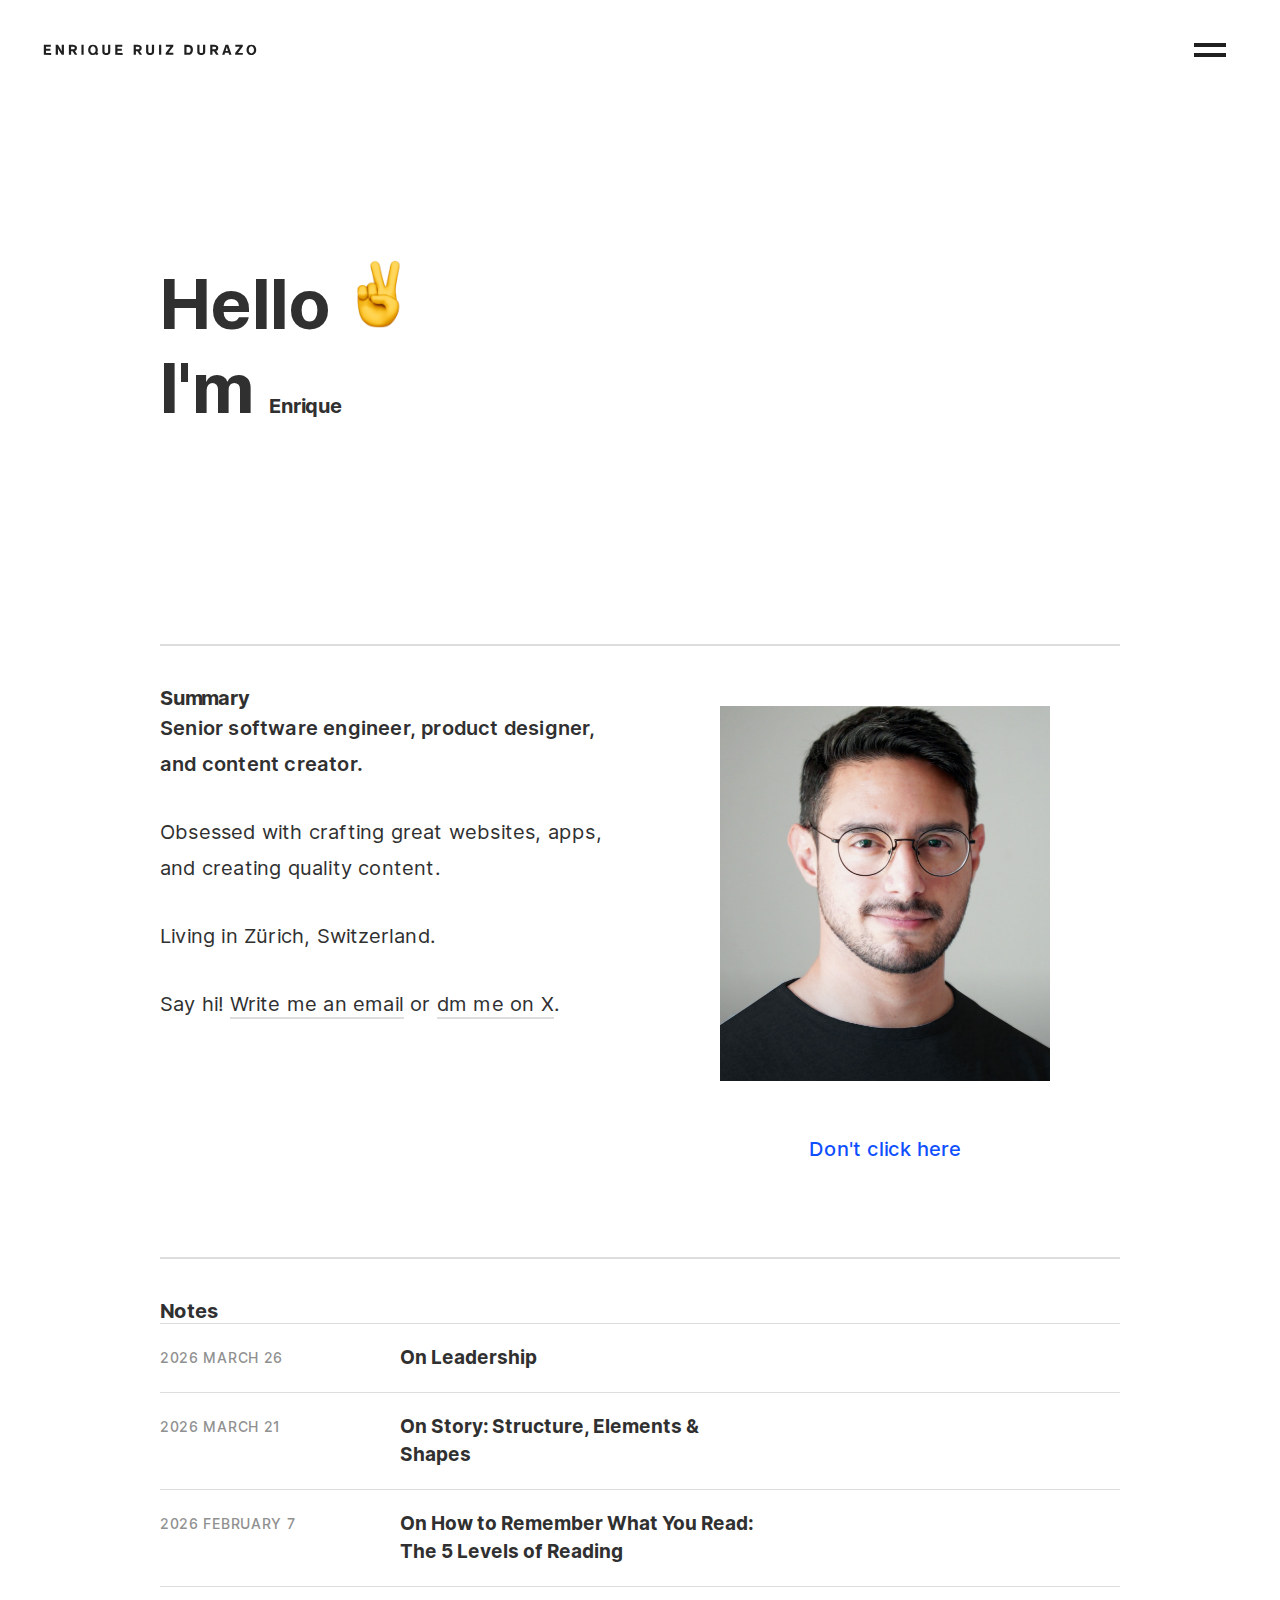
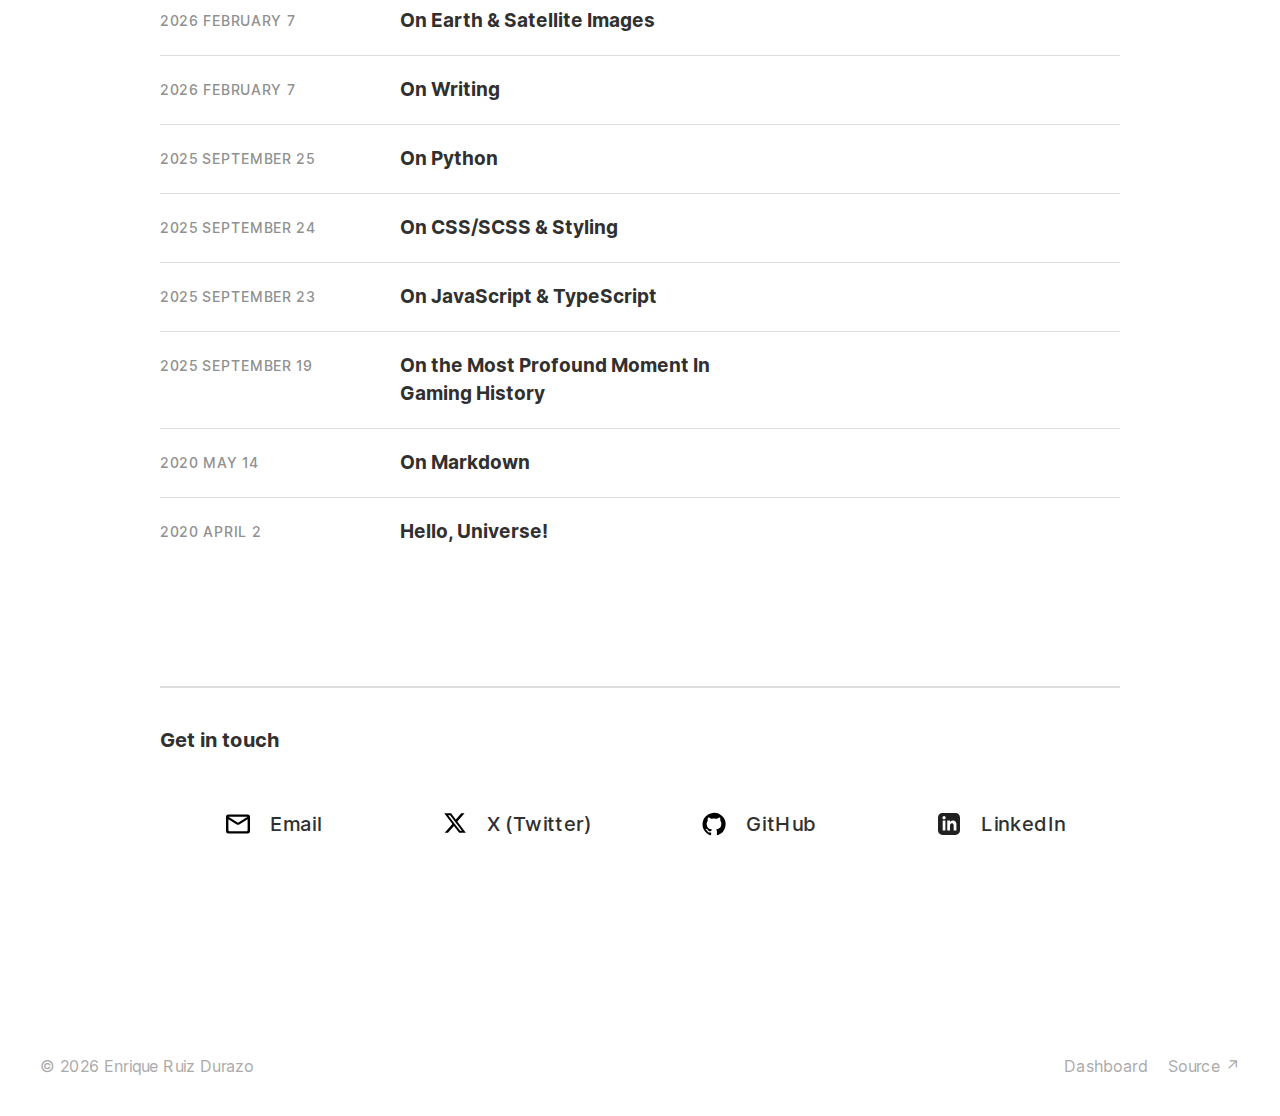
<file: index.html>
<!DOCTYPE html>

<html lang="en" dir="ltr" prefix="og: http://ogp.me/ns#">
  <head>
    <meta charset="utf-8" />
    <meta name="viewport" content="width=device-width, initial-scale=1" />

    <title>Enrique Ruiz Durazo — Software Engineer / Designer</title>
    <meta
      name="description"
      content="Software Engineer / Designer. Making things using code and design."
    />

    <link
      rel="apple-touch-icon"
      sizes="180x180"
      href="/assets/images/apple-touch-icon.png"
    />
    <link
      rel="icon"
      type="image/png"
      sizes="32x32"
      href="/assets/images/favicon-32x32.png"
    />
    <link
      rel="icon"
      type="image/png"
      sizes="16x16"
      href="/assets/images/favicon-16x16.png"
    />
    <link rel="mask-icon" href="/assets/images/favicon.svg" color="#202020" />
    <meta name="theme-color" content="#ffffff" />

    <meta name="twitter:card" content="summary" />
    <meta name="twitter:site" content="@ruizdurazo" />
    <meta name="twitter:title" content="Enrique Ruiz Durazo" />
    <meta
      name="twitter:description"
      content="Software Engineer / Designer. Making things using code and design."
    />
    <meta
      name="twitter:image"
      content="https://ruizdurazo.com/assets/images/card.png"
    />

    <meta property="og:url" content="https://ruizdurazo.com/" />
    <meta property="og:title" content="Enrique Ruiz Durazo" />
    <meta
      property="og:description"
      content="Software Engineer / Designer. Making things using code and design."
    />
    <meta
      property="og:image"
      content="https://ruizdurazo.com/assets/images/card.png"
    />

    <link rel="stylesheet" href="/css/styles.css" />
    <link rel="stylesheet" href="/css/styles-home.css" />
    <script type="application/ld+json">
      {
        "@context": "http://schema.org",
        "@type": "Person",
        "name": "Enrique Ruiz Durazo",
        "url": "https://ruizdurazo.com",
        "email": "enrique@ruizdurazo.com",
        "sameAs": ["https://x.com/ruizdurazo", "https://github.com/ruizdurazo"]
      }
    </script>
    <script
      async
      src="https://www.googletagmanager.com/gtag/js?id=G-LT28T7BZ5K"
    ></script>
    <script>
      window.dataLayer = window.dataLayer || [];
      function gtag() {
        dataLayer.push(arguments);
      }
      gtag("js", new Date());

      gtag("config", "G-LT28T7BZ5K");
    </script>
  </head>

  <body>
    <div id="site" class="site">
      <!-- Navbar -->
      <nav id="navbar" class="navbar">
        <div class="navbar--elements">
          <div id="logo" class="logo">
            <a href="/">
              <img
                id="logo-svg"
                src="/assets/images/logo-ruizdurazo.svg"
                alt="Enrique Ruiz Durazo"
                draggable="false"
                width="300"
                height="30"
              />
            </a>
          </div>
          <div class="menu" id="menu">
            <button id="menu-button">
              <img
                id="menu-svg"
                src="/assets/images/icon-menu.svg"
                alt="Menu"
                draggable="false"
                width="60"
                height="60"
              />
            </button>
          </div>
        </div>
        <div id="menu-overlay"></div>
      </nav>

      <!-- Content -->
      <div id="content" class="content">
        <!-- Section - Hero -->
        <section id="hero" class="hero">
          <div>
            <h1>
              <span>Hello</span>
              <img
                src="/assets/images/hello2.png"
                id="hello"
                draggable="false"
                alt="Hello"
                width="160"
                height="160"
              />
              <br />
              <span id="slideshow-anim">I'm <u>Enrique</u></span>
            </h1>
          </div>
        </section>

        <!-- Section - Highlights -->
        <!-- <section class="highlights" id="highlights" style="display: none;"> -->
        <!-- <hr class="sep" />
          <h2 class="section--title">Highlights</h2>
          <div class="cards">
            <div class="card" id="one">
              <a href="#">
                <img src="/assets/images/1.jpg" alt="" />
                <span>Figure-<br />1</span>
              </a>
            </div>
            <div class="card" id="two">
              <a href="#">
                <img src="/assets/images/2.jpg" alt="" />
                <span>2</span>
              </a>
            </div>
            <div class="card" id="three">
              <a href="#">
                <img src="/assets/images/3.jpg" alt="" />
                <span>3</span>
              </a>
            </div>
          </div> -->
        <!-- </section> -->

        <!-- Section - Summary -->
        <section id="summary-section" class="summary-section">
          <hr class="sep" />
          <div class="summary">
            <!-- Summary Text -->
            <div class="summary__text">
              <h2 class="section--title">Summary</h2>
              <p class="bold">
                Senior software engineer, product designer, and content creator.
              </p>
              <p>
                Obsessed with crafting great websites, apps, and creating
                quality content.
              </p>
              <!-- <p>
                Senior software engineer and product designer at <a href="https://tend.ch" target="_blank" rel="noopener noreferrer" class="link">Tend</a>. Freelance designer and content creator elsewhere.
              </p> -->
              <p>Living in Zürich, Switzerland.</p>
              <p>
                Say hi!
                <a
                  href="mailto:enrique@ruizdurazo.com"
                  target="_blank"
                  rel="noopener noreferrer"
                  class="link"
                  >Write me an email</a
                >
                or
                <a
                  href="https://x.com/ruizdurazo"
                  target="_blank"
                  rel="noopener noreferrer"
                  class="link"
                  >dm me on X</a
                >.
              </p>
            </div>

            <!-- Profile Image -->
            <div class="summary__image">
              <div class="image-wrapper">
                <img
                  src="/assets/images/enrique.jpg"
                  draggable="false"
                  alt=""
                  width="330"
                  height="370"
                />
              </div>
              <button id="learn-more" class="learn-more">
                Don't click here
              </button>
            </div>
          </div>
        </section>

        <!-- Section - Notes -->
        <section id="notes-section" class="notes-section">
          <hr class="sep" />
          <h2 class="section--title">Notes</h2>
          <div id="notes" class="notes">
            <!-- <article class="note">
              <hr class="sep sep-note" />
              <a href="#" class="note-thumbnail">
                <img alt="" />
                <div class="date-title-desc">
                  <small class="date">YYYY MONTH DD</small>
                  <div class="title-desc">
                    <span class="title">Title</span>
                    <span class="description">Description.</span>
                  </div>
                </div>
              </a>
            </article>
            <article class="note">
              <hr class="sep sep-note" />
              <a href="#" class="note-thumbnail">
                <img alt="" />
                <div class="date-title-desc">
                  <small class="date">YYYY MONTH DD</small>
                  <div class="title-desc">
                    <span class="title">A Long Ass Title to See How it Looks</span>
                    <span class="description">A very long description that is totally unnecessary, but hey, here you have it.</span>
                  </div>
                </div>
              </a>
            </article>
            <article class="note">
              <hr class="sep sep-note" />
              <a href="#" class="note-default">
                <div class="date-title-desc">
                  <small class="date">YYYY MONTH DD</small>
                  <div class="title-desc">
                    <span class="title">Title</span>
                  </div>
                </div>
              </a>
            </article> -->
          </div>
        </section>

        <!-- Section - Contact -->
        <section id="contact-section" class="contact-section">
          <hr class="sep" />
          <h2 class="section--title">Get in touch</h2>
          <div class="social-media">
            <ul class="social-media-links">
              <li>
                <button id="mail">
                  <img
                    src="/assets/images/icon-mail.svg"
                    alt="Email"
                    draggable="false"
                    width="32"
                    height="32"
                  />
                  <span>Email</span>
                </button>
              </li>
              <li>
                <a
                  id="x"
                  href="https://x.com/ruizdurazo"
                  target="_blank"
                  rel="noopener noreferrer"
                >
                  <img
                    src="/assets/images/icon-x.svg"
                    alt="X (Twitter)"
                    draggable="false"
                    width="32"
                    height="32"
                  />
                  <span>X (Twitter)</span>
                </a>
              </li>
              <li>
                <a
                  id="github"
                  href="https://github.com/ruizdurazo"
                  target="_blank"
                  rel="noopener noreferrer"
                >
                  <img
                    src="/assets/images/icon-github.svg"
                    alt="GitHub"
                    draggable="false"
                    width="32"
                    height="32"
                  />
                  <span>GitHub</span>
                </a>
              </li>
              <li>
                <a id="lol" href="/lol">
                  <img
                    src="/assets/images/icon-lol.svg"
                    alt="LinkedIn"
                    draggable="false"
                    width="32"
                    height="32"
                  />
                  <span>LinkedIn</span>
                </a>
              </li>
            </ul>
          </div>
        </section>
      </div>

      <!-- Footer -->
      <footer id="footer" class="footer">
        <span id="copyright">© Enrique Ruiz Durazo</span>
        <div class="footer-links">
          <a href="/dashboard">Dashboard</a>
          <a
            id="source"
            href="https://github.com/ruizdurazo/ruizdurazo"
            target="_blank"
            rel="noopener noreferrer"
            >Source &nearr;</a
          >
        </div>
      </footer>
    </div>

    <!-- Scripts -->
    <script src="/js/navbar.js"></script>
    <script src="/js/notes.js"></script>
    <!-- Notes parsing -->
    <script>
      // Date format options
      const date_options = {
        year: "numeric",
        month: "long",
        day: "numeric",
      };

      notes
        .sort((a, b) => (a.date > b.date ? 1 : b.date > a.date ? -1 : 0))
        .reverse();

      if (notes) {
        // Add placeholder content awaiting note data?

        // document.getElementById('notes-section').setAttribute('style', 'display: auto;')
        // document.getElementById('notes-section').innerHTML +=
        //   '<hr class="sep" />' +
        //   '<h2>Notes</h2>' +
        //   '<div id="notes" class="notes">' +
        //   <!-- <div class="note">
        //   <hr class="sep sep-note">
        //   <a href="#" class="media-post">
        //     <img src="/assets/images/name.jpg" alt="">
        //     <small class="date">DATE</small>
        //     <div class="text">
        //       <span class="title">Title</span>
        //       <span class="description">Description.</span>
        //     </div>
        //   </a>
        // </div> -->
        //   <!-- <div class="note">
        //   <hr class="sep sep-note">
        //   <a href="#" class="text-post">
        //     <small class="date">DATE</small>
        //     <div class="text">
        //       <span class="title">Title</span>
        //     </div>
        //   </a>
        // </div> -->
        // '</div>' +

        notes.forEach((note) => {
          // Create html elements for notes
          // Either: 1) normal text post or 2) media post with thumbnail image
          if (note.thumbnail) {
            // Media post
            document.getElementById("notes").innerHTML +=
              '<article class="note" id="' +
              note.folder +
              '">' +
              // '<hr class="sep sep-note">' +
              '<a href="/notes/' +
              note.folder +
              '" class="media-post">' +
              // '<img src="/note/' + note + '/assets/images/' + note.image + '" alt="' + note.image_alt + '">' +
              '<img src="' +
              note.thumbnailImage +
              '" alt="' +
              note.thumbnailImageAlt +
              '">' +
              // '<hr class="sep sep-note">' +
              '<small class="date">' +
              new Date(note.date).getFullYear() +
              " " +
              new Intl.DateTimeFormat("en-US", { month: "long" })
                .format(new Date(note.date))
                .toUpperCase() +
              " " +
              new Date(note.date).getDate() +
              " " +
              "</small>" +
              '<div class="text">' +
              '<span class="title">' +
              note.title +
              "</span>" +
              '<span class="description">' +
              note.description +
              "</span>" +
              "</div>" +
              "</a>" +
              "</article>";
          } else {
            // Text post
            document.getElementById("notes").innerHTML +=
              '<article class="note" id="' +
              note.folder +
              '">' +
              '<hr class="sep-note">' +
              '<a href="/notes/' +
              note.folder +
              '" class="note-default">' +
              '<div class="date-title-desc">' +
              '<small class="date">' +
              new Date(note.date).getFullYear() +
              " " +
              new Intl.DateTimeFormat("en-US", { month: "long" })
                .format(new Date(note.date))
                .toUpperCase() +
              " " +
              new Date(note.date).getDate() +
              " " +
              "</small>" +
              '<div class="title-desc">' +
              '<span class="title">' +
              note.title +
              "</span>" +
              "</div>" +
              "</div>" +
              "</a>" +
              "</article>";
          }
        });
      }
    </script>
    <!-- Email bubble -->
    <script>
      const mailBtn = document.getElementById("mail");
      let bubble = null;
      const bubbleText = "enrique" + "@" + "ruizdurazo.com";

      // Create and show bubble on hover
      mailBtn.addEventListener("mouseenter", () => {
        bubble = document.createElement("div");
        bubble.className = "email-bubble";
        bubble.textContent = bubbleText;
        mailBtn.appendChild(bubble);
      });

      // Remove bubble when mouse leaves
      mailBtn.addEventListener("mouseleave", () => {
        if (bubble) {
          bubble.remove();
          bubble = null;
        }
      });

      // Copy email and update bubble text on click
      mailBtn.addEventListener("click", async () => {
        try {
          await navigator.clipboard.writeText(bubbleText);
          if (bubble) {
            bubble.textContent = "Copied!";
            setTimeout(() => {
              if (bubble) {
                bubble.textContent = bubbleText;
              }
            }, 1000);
          }
        } catch (err) {
          console.error("Failed to copy email:", err);
        }
      });
    </script>
    <!-- Home page: footer + words animation + slides -->
    <script>
      //
      // https://raw.githubusercontent.com/ruizdurazo/ruizdurazo/master/
      //

      //
      // Footer
      //

      var yyyy = new Date();
      document.getElementById("copyright").innerHTML =
        "© " + yyyy.getFullYear() + " Enrique Ruiz Durazo";

      //
      // Words animation
      //

      // List of strings to cycle through
      const words = [
        "I'm <u>Enrique</u>",
        "I write <u>code</u>",
        "I <u>design</u> stuff",
        "I create <u>content</u>",
      ];

      // Get location to render
      const word_element = document.getElementById("slideshow-anim");

      // Animation settings
      let anim_delay = 3500; // ms
      let anim_duration = 500; // ms
      let num = 0; // counter

      // Animation function
      document.addEventListener("DOMContentLoaded", function (event) {
        setInterval(() => {
          num++;
          // add outro class to current word
          word_element.classList.add("fade-out");
          // replace innerhtml of word, add intro class to new word
          setTimeout(() => {
            word_element.classList.remove("fade-out");
            word_element.innerHTML = words[num % words.length];
            word_element.classList.add("fade-in");
          }, anim_duration);
          word_element.classList.remove("fade-in");
        }, anim_delay);
      });

      //
      // Profile Image
      //

      document.addEventListener("DOMContentLoaded", () => {
        const wrapper = document.querySelector(".image-wrapper");
        const image = wrapper.querySelector("img");

        // Variables for rotation
        const maxRotation = 10; // Maximum rotation in degrees

        wrapper.addEventListener("mousemove", (e) => {
          if (!wrapper || !image) return;

          // Get the dimensions and position of the wrapper
          const rect = wrapper.getBoundingClientRect();

          // Calculate mouse position relative to the center of the wrapper
          const centerX = rect.left + rect.width / 2;
          const centerY = rect.top + rect.height / 2;

          // Calculate rotation based on mouse distance from center
          const rotateY =
            ((e.clientX - centerX) / (rect.width / 2)) * maxRotation;
          const rotateX =
            -((e.clientY - centerY) / (rect.height / 2)) * maxRotation;

          // Apply the transformation
          image.style.transform = `rotateX(${rotateX}deg) rotateY(${rotateY}deg)`;
        });

        // Reset the image position when mouse leaves
        wrapper.addEventListener("mouseleave", () => {
          image.style.transform = "rotateX(0) rotateY(0)";
        });

        // Optional: Smooth transition when mouse enters
        wrapper.addEventListener("mouseenter", (e) => {
          image.style.transition = "transform 0.2s ease-out";
        });
      });

      //
      // Slides
      //

      const body = document.body;

      const learnMore = [
        {
          text: `
              <p>Enrique</p>
              <p>(EN-RI-KEH)</p>
            `,
          bgColor: "blue",
        }, // if 'color' then set style attrs (bg, text, fills)
        {
          text: `
              <p>Engineer</p>
              <p>Designer</p>
              <p>Creator</p>
            `,
          bgColor: "white",
        },
        {
          text: `
              <p>
                Living in
                <a
                  href="https://www.google.com/maps/place/Z%C3%BCrich/"
                  target="_blank"
                  >Zürich</a
                >
              </p>
            `,
          bgColor: "blue",
        },
        {
          text: `
              <p>
                From
                <a
                  href="https://www.google.com/maps/place/Sonora,+Mexico/"
                  target="_blank"
                  >Sonora</a
                >
              </p>
            `,
          bgColor: "gold",
        },
        {
          text: `
              <p>A bit quiet</p>
              <p>A lot nerdy</p>
            `,
          bgColor: "white",
        },
        {
          text: `
              <p>Tech</p>
              <p>Design</p>
              <p>Real estate</p>
              <p>Housing</p>
              <p>Cities</p>
            `,
          bgColor: "black",
        },
        {
          text: `
              <p>JavaScript</p>
              <p>Python</p>
              <p>Figma</p>
              <p>DaVinci Resolve</p>
              <p>Capture One</p>
            `,
          bgColor: "blue",
        },
        {
          text: `
              <p>Black coffee</p>
              <p>Black clothing</p>
            `,
          bgColor: "black",
        },
        {
          text: `
            <p>Hate mornings</p>
            <p>Love sunsets</p>
            `,
          bgColor: "sunset",
        },
        {
          text: `
            <p>English</p>
            <p>German</p>
            <p>Spanish</p>
            `,
          bgColor: "white",
        },
        {
          text: `
              <p>
                <a
                  href="https://en.wikipedia.org/wiki/Big_Five_personality_traits"
                  target="_blank"
                  >Big</a
                >
                <a
                  href="https://projects.fivethirtyeight.com/personality-quiz/"
                  target="_blank"
                  >Five</a
                >
              </p>
              <p title="Openness">O ~85% •••••••••-</p>
              <p title="Conscientiousness">C ~70% •••••••---</p>
              <p title="Extroversion">E ~25% •••-------</p>
              <p title="Agreeableness">A ~50% •••••-----</p>
              <p title="Neuroticism">N ~15% ••--------</p>
            `,
          bgColor: "blue",
        },
        {
          text: `
              <p>
                <a
                  href="https://www.enneagraminstitute.com/type-5"
                  target="_blank"
                >
                  Enneagram
                </a>
              </p>
              <p title="Type One: Reformer">1 ~60% ••••••----</p>
              <p title="Type Two: Helper">2 ~45% •••••-----</p>
              <p title="Type Three: Achiever">3 ~45% •••••-----</p>
              <p title="Type Four: Individualist">4 ~80% ••••••••--</p>
              <p title="Type Five: Investigator">5 ~99% ••••••••••</p>
              <p title="Type Six: Loyalist">6 ~55% ••••••----</p>
              <p title="Type Seven: Enthusiast">7 ~55% ••••••----</p>
              <p title="Type Eight: Challenger">8 ~80% ••••••••--</p>
              <p title="Type Nine: Peacemaker">9 ~70% •••••••---</p>
            `,
          bgColor: "blue",
        },
        {
          text: `
              <p>
                <a
                  href="https://www.16personalities.com/intj-personality"
                  target="_blank"
                  >16 personalities</a
                >
              </p>
              <p title="Introverted">I ~80% ••••••••--</p>
              <p title="Intuitive">N ~50% •••••-----</p>
              <p title="Thinking">T ~50% •••••-----</p>
              <p title="Judging">J ~50% •••••-----</p>
              <p title="Assertive">A ~90% •••••••••-</p>
            `,
          bgColor: "blue",
        },
        {
          text: `
              <p>
                <a href="mailto:enrique@ruizdurazo.com" target="_blank"
                  >Email</a
                >
              </p>
              <p>
                <a href="https://x.com/ruizdurazo" target="_blank"
                  >X (Twitter)</a
                >
              </p>
              <p>
                <a href="https://github.com/ruizdurazo" target="_blank"
                  >GitHub</a
                >
              </p>
              <p>
                <a href="/lol"
                  >LinkedIn</a
                >
              </p>
            `,
          bgColor: "white",
        },
        {
          text: `
            <p>omg you clicked the button!</p>
            `,
          bgColor: "black",
        },
      ];

      // Slideshow helpers
      let slideNo = 0;
      let colorBg = "var(--blue)";
      let isSlideshowOpen = false;

      const resetBg = () => {
        document.getElementById("more--fg").style.background = colorBg;
        document.getElementById("more--fg").style.opacity = "1";
        setTimeout(() => {
          document.getElementById("more--bg").style.background = colorBg;
          document.getElementById("more--fg").style.transition = "none";
          document.getElementById("more--fg").style.opacity = "0";
          document.getElementById("more--fg").style.transition = "opacity 0.3s";
        }, 300);
      };

      const updateSlides = () => {
        if (learnMore[slideNo].bgColor === "blue") {
          colorBg = "var(--blue)";
          resetBg();
          document
            .getElementById("more--logo")
            .children[0].children[0].setAttribute("fill", "#fff");
          document
            .getElementById("more--close")
            .children[0].setAttribute("fill", "#fff");
          document
            .getElementById("more--back")
            .children[0].setAttribute("fill", "#fff");
          document
            .getElementById("more--next")
            .children[0].setAttribute("fill", "#fff");
          document.getElementById("more--count").style.color = "#fff";
          document.getElementById("more--text").innerHTML =
            learnMore[slideNo].text;
          let children = document.getElementById("more--text").children;
          for (let i = 0; i < children.length; i++) {
            children[i].style.color = "#fff";
          }
        } else if (learnMore[slideNo].bgColor === "white") {
          colorBg = "#fff";
          resetBg();
          document
            .getElementById("more--logo")
            .children[0].children[0].setAttribute("fill", "var(--black)");
          document
            .getElementById("more--close")
            .children[0].setAttribute("fill", "var(--black)");
          document
            .getElementById("more--back")
            .children[0].setAttribute("fill", "var(--black)");
          document
            .getElementById("more--next")
            .children[0].setAttribute("fill", "var(--black)");
          document.getElementById("more--count").style.color = "var(--black)";
          document.getElementById("more--text").innerHTML =
            learnMore[slideNo].text;
          let children = document.getElementById("more--text").children;
          for (let i = 0; i < children.length; i++) {
            children[i].style.color = "var(--black)";
          }
        } else if (learnMore[slideNo].bgColor === "black") {
          colorBg = "#000";
          resetBg();
          document
            .getElementById("more--logo")
            .children[0].children[0].setAttribute("fill", "#fff");
          document
            .getElementById("more--close")
            .children[0].setAttribute("fill", "#fff");
          document
            .getElementById("more--back")
            .children[0].setAttribute("fill", "#fff");
          document
            .getElementById("more--next")
            .children[0].setAttribute("fill", "#fff");
          document.getElementById("more--count").style.color = "#fff";
          document.getElementById("more--text").innerHTML =
            learnMore[slideNo].text;
          let children = document.getElementById("more--text").children;
          for (let i = 0; i < children.length; i++) {
            children[i].style.color = "#fff";
          }
        } else if (learnMore[slideNo].bgColor === "gold") {
          colorBg = "linear-gradient(180deg, #FF9C08 40%, #F7F03F 65%)";
          resetBg();
          document
            .getElementById("more--logo")
            .children[0].children[0].setAttribute("fill", "#fff");
          document
            .getElementById("more--close")
            .children[0].setAttribute("fill", "#fff");
          document
            .getElementById("more--back")
            .children[0].setAttribute("fill", "#fff");
          document
            .getElementById("more--next")
            .children[0].setAttribute("fill", "#fff");
          document.getElementById("more--count").style.color = "#fff";
          document.getElementById("more--text").innerHTML =
            learnMore[slideNo].text;
          let children = document.getElementById("more--text").children;
          for (let i = 0; i < children.length; i++) {
            children[i].style.color = "#fff";
          }
        } else if (learnMore[slideNo].bgColor === "sunset") {
          colorBg =
            "linear-gradient(180deg, #046CE6 40%, #E16B87 55%, #FDDB64 65%)";
          resetBg();
          document
            .getElementById("more--logo")
            .children[0].children[0].setAttribute("fill", "#fff");
          document
            .getElementById("more--close")
            .children[0].setAttribute("fill", "#fff");
          document
            .getElementById("more--back")
            .children[0].setAttribute("fill", "#fff");
          document
            .getElementById("more--next")
            .children[0].setAttribute("fill", "#fff");
          document.getElementById("more--count").style.color = "#fff";
          document.getElementById("more--text").innerHTML =
            learnMore[slideNo].text;
          let children = document.getElementById("more--text").children;
          for (let i = 0; i < children.length; i++) {
            children[i].style.color = "#fff";
          }
        }
        document.getElementById("more--count").innerHTML =
          slideNo + 1 + '<span id="more--slash">/</span>' + learnMore.length;
      };

      // back
      const back = () => {
        document.getElementById("more--back").blur();
        //
        slideNo -= 1;
        if (slideNo < 0) {
          slideNo = learnMore.length - 1;
        }
        updateSlides();
      };

      // next
      const next = () => {
        document.getElementById("more--next").blur();
        //
        slideNo += 1;
        if (slideNo >= learnMore.length) {
          slideNo = 0;
        }
        updateSlides();
      };

      // keystrokes
      document.addEventListener(
        "keydown",
        (event) => {
          if (event.key === "ArrowLeft") {
            // left
            if (isSlideshowOpen) {
              back();
            }
          } else if (event.key === "ArrowRight") {
            // right
            if (isSlideshowOpen) {
              next();
            }
          } else if (event.key === "Escape") {
            // escape
            if (document.getElementById("more--close")) {
              document.getElementById("more--close").click();
            }
          }
        },
        true
      );

      //
      // Click `Learn more`
      //

      // `Learn more` button
      document
        .getElementById("learn-more")
        .addEventListener("click", async (event) => {
          isSlideshowOpen = true;

          // moreBg
          let moreBgElement = document.createElement("div");
          moreBgElement.setAttribute("id", "more--bg");
          document.getElementById("hero").appendChild(moreBgElement);
          let moreBg = document.getElementById("more--bg");
          // moreFg
          let moreFgElement = document.createElement("div");
          moreFgElement.setAttribute("id", "more--fg");
          document.getElementById("more--bg").appendChild(moreFgElement);
          let moreFg = document.getElementById("more--fg");
          // more
          let moreElement = document.createElement("div");
          moreElement.setAttribute("id", "more");
          document.getElementById("hero").appendChild(moreElement);
          let more = document.getElementById("more");

          // Change button state
          document.getElementById("learn-more").blur();
          // Disable site overflow
          body.setAttribute("style", "overflow: hidden;");
          // Start growing circle animation
          moreBg.setAttribute(
            "style",
            "top: " +
              event.clientY +
              "px; left: " +
              event.clientX +
              "px; opacity: 1; max-height: 8000px; max-width: 8000px;"
          );
          // Wait for animation to finish
          setTimeout(() => {
            // Reset counter
            slideNo = 0;
            // Add content
            more.innerHTML += `
                <!-- Logo -->
                <nav class="more--navbar">
                <div class="more--navbar--elements">
                <div class="logo">
                <a id="more--logo" href="/">
                <svg width="300" height="30" viewBox="0 0 300 30" fill="none" xmlns="http://www.w3.org/2000/svg">
                <g fill="#ffffff">
                <path d="M5.21,21.63V8h9.56v2.66H8.23v2.66h5.9V16H8.23V19h7v2.67Z"/>
                <path d="M21.41,21.63V8h3.08l3.24,5.32c.32.53.65,1.08,1,1.66s.59,1,.76,1.35l.26.47h0q-.12-2.68-.12-4.26V8h3v13.6h-3l-3.21-5.24c-.23-.37-.52-.86-.86-1.47l-.85-1.55-.35-.64h0q.15,2.27.15,4.44v4.46Z"/>
                <path d="M39.37,21.63V8h5.12a9.37,9.37,0,0,1,3.24.42,4.25,4.25,0,0,1,1.94,1.49,4,4,0,0,1,.7,2.42,4,4,0,0,1-.77,2.5,3.91,3.91,0,0,1-2.12,1.35l3.38,5.42H47.44l-3-5.05h-2v5.05Zm3-7.6h2.37a3.78,3.78,0,0,0,2-.36,1.44,1.44,0,0,0,.63-1.31,1.47,1.47,0,0,0-.63-1.31,3.78,3.78,0,0,0-2-.36H42.39Z"/>
                <path d="M56.51,21.63V8h3v13.6Z"/>
                <path d="M66.46,18.5a8.22,8.22,0,0,1-.78-3.67,8.12,8.12,0,0,1,.8-3.67,5.93,5.93,0,0,1,2.3-2.48,7.27,7.27,0,0,1,7,0A5.84,5.84,0,0,1,78,11.16a8.12,8.12,0,0,1,.8,3.67,8.24,8.24,0,0,1-.77,3.69l1.68,1.55-2.23,2.14-1.38-1.44a6.68,6.68,0,0,1-3.87,1.11,6.75,6.75,0,0,1-3.54-.9A5.68,5.68,0,0,1,66.46,18.5Zm3.17-7a5.36,5.36,0,0,0-.93,3.35,5.27,5.27,0,0,0,.92,3.32,3.54,3.54,0,0,0,5.28,0,5.27,5.27,0,0,0,.92-3.32,5.34,5.34,0,0,0-.94-3.35,3.45,3.45,0,0,0-5.25,0Z"/>
                <path d="M85,16.09V8h3v8a9.94,9.94,0,0,0,.06,1.28,3.71,3.71,0,0,0,.21.81,2.11,2.11,0,0,0,2.17,1.13,2.15,2.15,0,0,0,2.21-1.13,2.67,2.67,0,0,0,.19-.73c0-.29,0-.74,0-1.36V8h3v8.06a13.12,13.12,0,0,1-.15,2.28,4.49,4.49,0,0,1-.54,1.46c-.77,1.36-2.36,2.05-4.77,2.05s-4-.69-4.75-2.05a4.8,4.8,0,0,1-.55-1.47A13,13,0,0,1,85,16.09Z"/>
                <path d="M102.63,21.63V8h9.56v2.66h-6.54v2.66h5.91V16h-5.91V19h7v2.67Z"/>
                <path d="M127.73,21.63V8h5.12a9.48,9.48,0,0,1,3.25.42A4.27,4.27,0,0,1,138,9.94a4,4,0,0,1,.7,2.42,4,4,0,0,1-.77,2.5,3.88,3.88,0,0,1-2.12,1.35l3.38,5.42H135.8l-3-5.05h-2v5.05Zm3-7.6h2.37a3.78,3.78,0,0,0,2-.36,1.44,1.44,0,0,0,.63-1.31,1.47,1.47,0,0,0-.63-1.31,3.78,3.78,0,0,0-2-.36h-2.37Z"/>
                <path d="M144.69,16.09V8h3v8a9.94,9.94,0,0,0,.06,1.28,4.36,4.36,0,0,0,.2.81,2.13,2.13,0,0,0,2.18,1.13,2.15,2.15,0,0,0,2.21-1.13,2.36,2.36,0,0,0,.18-.73,11.47,11.47,0,0,0,.05-1.36V8h3v8.06a13.12,13.12,0,0,1-.15,2.28,4.49,4.49,0,0,1-.54,1.46c-.77,1.36-2.36,2.05-4.77,2.05s-4-.69-4.76-2.05a4.54,4.54,0,0,1-.54-1.47A11.91,11.91,0,0,1,144.69,16.09Z"/>
                <path d="M162.33,21.63V8h3v13.6Z"/>
                <path d="M171.39,21.63V19.21l6.45-8.48h-6.2V8h10.13v2.22l-6.49,8.68h6.51v2.7Z"/>
                <path d="M196.8,21.63V8h5a14.67,14.67,0,0,1,2,.12,5.3,5.3,0,0,1,1.64.5A4.86,4.86,0,0,1,207.76,11a8.38,8.38,0,0,1,.8,3.74,7.24,7.24,0,0,1-2,5.43,5.45,5.45,0,0,1-.72.6,4,4,0,0,1-.83.4c-.31.1-.59.19-.83.24a5.43,5.43,0,0,1-1,.13l-1,.05H196.8Zm3-2.86h1.38l1.31,0a4.22,4.22,0,0,0,1-.19,2,2,0,0,0,.85-.48,3.38,3.38,0,0,0,.78-1.31,5.73,5.73,0,0,0,.31-1.92,5.28,5.28,0,0,0-.33-1.91,3.22,3.22,0,0,0-.89-1.35A2.59,2.59,0,0,0,203,11a11.45,11.45,0,0,0-2-.14h-1.15Z"/>
                <path d="M214.48,16.09V8h3v8a9.94,9.94,0,0,0,.06,1.28,3.2,3.2,0,0,0,.2.81,2.13,2.13,0,0,0,2.18,1.13,2.16,2.16,0,0,0,2.21-1.13,2.36,2.36,0,0,0,.18-.73c0-.29,0-.74,0-1.36V8h3v8.06a13.12,13.12,0,0,1-.15,2.28,4.5,4.5,0,0,1-.55,1.46c-.76,1.36-2.35,2.05-4.76,2.05s-4-.69-4.76-2.05a4.54,4.54,0,0,1-.54-1.47A11.91,11.91,0,0,1,214.48,16.09Z"/>
                <path d="M232.11,21.63V8h5.12a9.45,9.45,0,0,1,3.24.42,4.3,4.3,0,0,1,1.94,1.49,4.09,4.09,0,0,1,.69,2.42,4,4,0,0,1-.76,2.5,3.94,3.94,0,0,1-2.13,1.35l3.38,5.42h-3.42l-3-5.05h-2v5.05Zm3-7.6h2.36a3.78,3.78,0,0,0,2-.36,1.43,1.43,0,0,0,.64-1.31,1.45,1.45,0,0,0-.64-1.31,3.78,3.78,0,0,0-2-.36h-2.36Z"/>
                <path d="M248.37,21.63,253,8h3.66l4.53,13.6h-3.23l-.8-2.69h-4.79l-.78,2.69Zm4.7-5.17h3.26l-1.12-3.85-.46-1.76h0c-.16.6-.33,1.19-.5,1.78Z"/>
                <path d="M266.12,21.63V19.21l6.44-8.48h-6.2V8H276.5v2.22L270,18.93h6.52v2.7Z"/>
                <path d="M282.41,18.5a8.22,8.22,0,0,1-.77-3.67,8,8,0,0,1,.8-3.67,5.87,5.87,0,0,1,2.3-2.48,7.25,7.25,0,0,1,7,0,5.87,5.87,0,0,1,2.3,2.48,8.12,8.12,0,0,1,.79,3.67,8.63,8.63,0,0,1-.44,2.86,6.36,6.36,0,0,1-1.26,2.22A5.65,5.65,0,0,1,291,21.36a7.35,7.35,0,0,1-2.8.52,6.8,6.8,0,0,1-3.54-.9A5.68,5.68,0,0,1,282.41,18.5Zm3.18-7a5.36,5.36,0,0,0-.93,3.35,5.27,5.27,0,0,0,.91,3.32,3.55,3.55,0,0,0,5.29,0,5.27,5.27,0,0,0,.91-3.32,5.4,5.4,0,0,0-.93-3.35,3.45,3.45,0,0,0-5.25,0Z"/>
                </g>
                </svg>
                </a>
                </div>
                <!-- Close -->
                <div class="menu">
                <button id="more--close">
                <svg width="60" height="60" viewBox="0 0 60 60" fill="#ffffff" xmlns="http://www.w3.org/2000/svg">
                <path d="M30 26.4645L17.6256 14.0901L14.0901 17.6256L26.4645 30L14.0901 42.3744L17.6256 45.9099L30 33.5355L42.3744 45.9099L45.9099 42.3744L33.5355 30L45.9099 17.6256L42.3744 14.0901L30 26.4645Z" fill="#202020"/>
                </svg>
                </button>
                </div>
                </div>
                </nav>

                <!-- Slide Content -->
                <div id="more--text">
                ${learnMore[slideNo].text}
                </div>

                <!-- Bottom -->
                <div class="more--bottom">
                <!-- Back -->
                <button id="more--back" onclick="back()">
                <svg width="60" height="60" viewBox="0 0 60 60" fill="#ffffff" xmlns="http://www.w3.org/2000/svg">
                <path d="M27.3744 14.0901L11.4645 30L27.3744 45.9099L30.9099 42.3744L21.0355 32.5H47.5V27.5H21.0355L30.9099 17.6256L27.3744 14.0901Z" fill="#202020"/>
                </svg>
                </button>
                <!-- Count -->
                <div id="more--count" style="color: #fff;">
                ${slideNo + 1}
                <span id="more--slash">/</span>
                ${learnMore.length}
                </div>
                <!-- Next -->
                <button id="more--next" onclick="next()">
                <svg width="60" height="60" viewBox="0 0 60 60" fill="#ffffff" xmlns="http://www.w3.org/2000/svg">
                <path d="M32.6256 14.0901L48.5355 30L32.6256 45.9099L29.0901 42.3744L38.9645 32.5H12.5V27.5H38.9645L29.0901 17.6256L32.6256 14.0901Z" fill="#202020"/>
                </svg>
                </button>
                </div>
                `;

            more.setAttribute(
              "style",
              "width: 100%; height: 100%; opacity: 1;"
            );

            document
              .getElementById("more--close")
              .addEventListener("click", (event) => {
                // Change button state
                document.getElementById("more--close").blur();
                // Disable site overflow
                body.setAttribute("style", "overflow: auto;");
                // Begin shrinking circle animation
                moreBg.setAttribute(
                  "style",
                  "top: " +
                    event.clientY +
                    "px; left: " +
                    event.clientX +
                    "px; opacity: 0; max-height: 40px; max-width: 40px;"
                );
                // Hide and remove content
                more.setAttribute("style", "width: 0; height: 0; opacity: 0;");
                setTimeout(() => {
                  moreBg.remove();
                  moreFg.remove();
                  more.remove();
                }, 300);
              });
          }, 300);

          //
          // Clicks (vercel + supabase)
          //

          // Helper for fetch url
          let url = document.location.href;

          // Account for 'local' vs 'prod'
          if (url.startsWith("https://ruizdurazo.com")) {
            url = `https://ruizdurazo-button.vercel.app/api/clicks`;
          } else {
            url = `http://localhost:3000/api/clicks`;
          }

          await fetch(url, {
            method: "POST",
            mode: "cors",
            headers: {
              "Content-Type": "application/json",
            },
          });

          fetch(url)
            .then((response) => response.json())
            .then((data) => {
              const numberOfClicks = data.count;

              learnMore[learnMore.length - 1] =
                numberOfClicks > 0
                  ? {
                      text: `
            <p>lol the button has been clicked ${numberOfClicks} times!</p>
            `,
                      bgColor: "black",
                    }
                  : {
                      text: `
            <p>omg you clicked the button!</p>
            `,
                      bgColor: "black",
                    };

              if (slideNo === learnMore.length - 1) {
                updateSlides();
              }
            });
        });
    </script>
  </body>
</html>
</file>
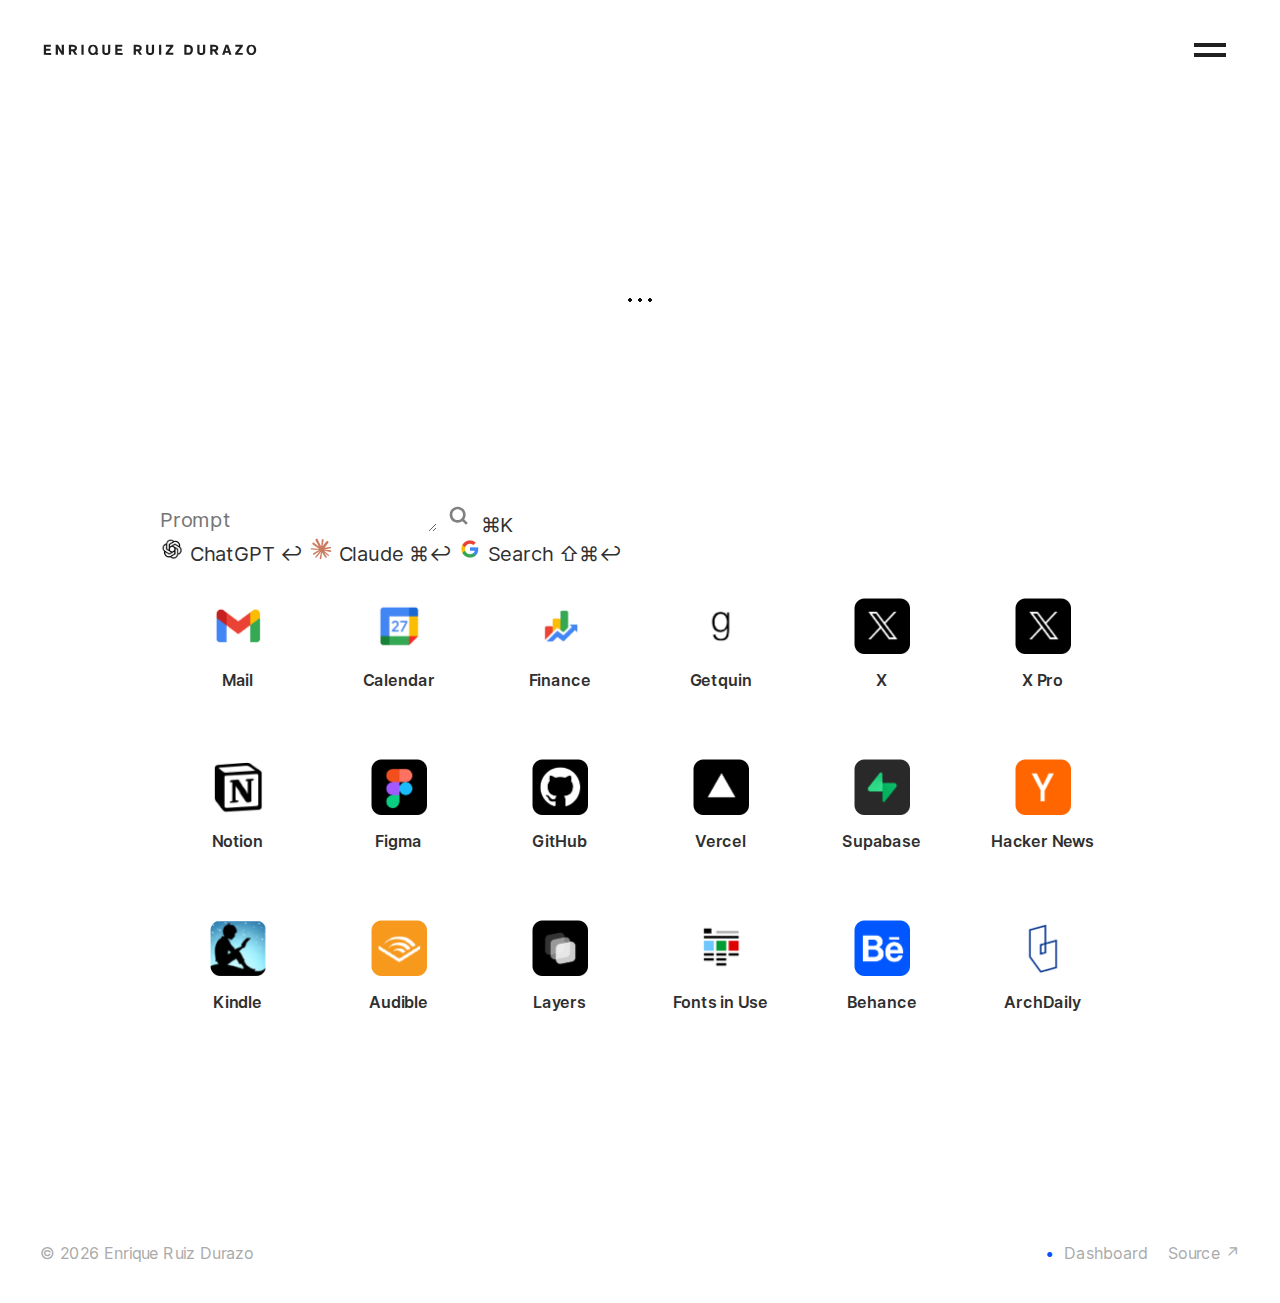
<file: dashboard/index.html>
<!DOCTYPE html>

<html lang="en" dir="ltr" prefix="og: http://ogp.me/ns#">
  <head>
    <meta charset="utf-8" />
    <meta name="viewport" content="width=device-width, initial-scale=1" />

    <title>Dashboard – Enrique Ruiz Durazo</title>
    <meta
      name="description"
      content="Software Engineer / Designer. Making things using code and design."
    />

    <link
      rel="apple-touch-icon"
      sizes="180x180"
      href="/assets/images/apple-touch-icon.png"
    />
    <link
      rel="icon"
      type="image/png"
      sizes="32x32"
      href="/assets/images/favicon-32x32.png"
    />
    <link
      rel="icon"
      type="image/png"
      sizes="16x16"
      href="/assets/images/favicon-16x16.png"
    />
    <link rel="mask-icon" href="/assets/images/favicon.svg" color="#202020" />
    <meta name="theme-color" content="#ffffff" />

    <meta name="twitter:card" content="summary" />
    <meta name="twitter:site" content="@ruizdurazo" />
    <meta name="twitter:title" content="Enrique Ruiz Durazo" />
    <meta
      name="twitter:description"
      content="Software Engineer / Designer. Making things using code and design."
    />
    <meta
      name="twitter:image"
      content="https://ruizdurazo.com/assets/images/card.png"
    />

    <meta property="og:url" content="https://ruizdurazo.com/" />
    <meta property="og:title" content="Enrique Ruiz Durazo" />
    <meta
      property="og:description"
      content="Software Engineer / Designer. Making things using code and design."
    />
    <meta
      property="og:image"
      content="https://ruizdurazo.com/assets/images/card.png"
    />

    <link rel="stylesheet" href="/css/styles.css" />
    <link rel="stylesheet" href="/css/styles-dashboard.css" />

    <script type="application/ld+json">
      {
        "@context": "http://schema.org",
        "@type": "Person",
        "name": "Enrique Ruiz Durazo",
        "url": "https://ruizdurazo.com",
        "email": "enrique@ruizdurazo.com",
        "sameAs": ["https://x.com/ruizdurazo", "https://github.com/ruizdurazo"]
      }
    </script>
    <script
      async
      src="https://www.googletagmanager.com/gtag/js?id=G-LT28T7BZ5K"
    ></script>
    <script>
      window.dataLayer = window.dataLayer || [];
      function gtag() {
        dataLayer.push(arguments);
      }
      gtag("js", new Date());
      gtag("config", "G-LT28T7BZ5K");
    </script>
  </head>

  <body>
    <div id="site" class="site">
      <!-- Navbar -->
      <nav id="navbar" class="navbar">
        <div class="navbar--elements">
          <div id="logo" class="logo">
            <a href="/">
              <img
                id="logo-svg"
                src="/assets/images/logo-ruizdurazo.svg"
                alt="Enrique Ruiz Durazo"
                draggable="false"
                width="300"
                height="30"
              />
            </a>
          </div>
          <div class="menu" id="menu">
            <button id="menu-button">
              <img
                id="menu-svg"
                src="/assets/images/icon-menu.svg"
                alt="Menu"
                draggable="false"
                width="60"
                height="60"
              />
            </button>
          </div>
        </div>
        <div id="menu-overlay"></div>
      </nav>

      <!-- Dashboard -->
      <div id="content" class="content">
        <!-- Section - Quotes -->
        <section id="quotes-section">
          <a id="quotes" href="#">
            <div class="quote-text">
              <span id="quote"> </span>
            </div>
            <div class="quote-attribution">
              <span id="attribution"> </span>
            </div>
            <div id="loader"></div>
          </a>
        </section>

        <!-- Section - Prompts -->
        <section id="prompts-section">
          <!-- Search input -->
          <div class="prompt-input-wrapper">
            <textarea
              id="prompt-input"
              placeholder="Prompt"
              rows="1"
            ></textarea>
            <img
              id="prompt-input-search"
              src="/assets/images/dashboard/icon-search.svg"
              alt="Search icon"
              width="32"
              height="32"
            />
            <span class="shortcut">⌘K</span>
          </div>

          <!-- Sources -->
          <div class="prompt-sources">
            <a id="chatgpt" href="https://chat.openai.com">
              <img
                src="/assets/images/dashboard/openai.png"
                alt="OpenAI"
                width="24"
                height="24"
              />
              <span>ChatGPT</span>
              <span class="shortcut">↩</span>
            </a>
            <a id="claude" href="https://claude.ai">
              <img
                src="/assets/images/dashboard/claude.png"
                alt="Claude"
                width="24"
                height="24"
              />
              <span>Claude</span>
              <span class="shortcut">⌘↩</span>
            </a>
            <a id="search" href="https://google.com">
              <img
                src="/assets/images/dashboard/google.png"
                alt="Google"
                width="24"
                height="24"
              />
              <span>Search</span>
              <span class="shortcut">⇧⌘↩</span>
            </a>
          </div>
        </section>

        <!-- Section - Quick Links -->
        <section id="quick-links-section">
          <ul>
            <li>
              <a href="https://mail.google.com" rel="noopener noreferrer">
                <img
                  src="/assets/images/dashboard/gmail.png"
                  alt="Gmail"
                  width="56"
                  height="56"
                />
                Mail
              </a>
            </li>
            <li>
              <a href="https://calendar.google.com" rel="noopener noreferrer">
                <img
                  src="/assets/images/dashboard/calendar.png"
                  alt="Calendar"
                  width="56"
                  height="56"
                />
                Calendar
              </a>
            </li>
            <li>
              <a href="https://google.com/finance" rel="noopener noreferrer">
                <img
                  src="/assets/images/dashboard/finance.png"
                  alt="Finance"
                  width="56"
                  height="56"
                />
                Finance
              </a>
            </li>
            <li>
              <a
                href="https://app.getquin.com/en/dashboard"
                rel="noopener noreferrer"
              >
                <img
                  src="/assets/images/dashboard/getquin.png"
                  alt="Getquin"
                  width="56"
                  height="56"
                />
                Getquin
              </a>
            </li>
            <li>
              <a href="https://x.com/i/bookmarks/all" rel="noopener noreferrer">
                <img
                  src="/assets/images/dashboard/x.png"
                  alt="X"
                  width="56"
                  height="56"
                />
                X
              </a>
            </li>
            <li>
              <a href="https://pro.x.com" rel="noopener noreferrer">
                <img
                  src="/assets/images/dashboard/x.png"
                  alt="X"
                  width="56"
                  height="56"
                />
                X Pro
              </a>
            </li>
            <li>
              <a href="https://notion.so" rel="noopener noreferrer">
                <img
                  src="/assets/images/dashboard/notion.png"
                  alt="Notion"
                  width="56"
                  height="56"
                />
                Notion
              </a>
            </li>
            <li>
              <a href="https://figma.com" rel="noopener noreferrer">
                <img
                  src="/assets/images/dashboard/figma.png"
                  alt="Figma"
                  width="56"
                  height="56"
                />
                Figma
              </a>
            </li>
            <li>
              <a href="https://github.com" rel="noopener noreferrer">
                <img
                  src="/assets/images/dashboard/github.png"
                  alt="GitHub"
                  width="56"
                  height="56"
                />
                GitHub
              </a>
            </li>
            <li>
              <a href="https://vercel.com" rel="noopener noreferrer">
                <img
                  src="/assets/images/dashboard/vercel.png"
                  alt="Vercel"
                  width="56"
                  height="56"
                />
                Vercel
              </a>
            </li>
            <li>
              <a
                href="https://supabase.com/dashboard"
                rel="noopener noreferrer"
              >
                <img
                  src="/assets/images/dashboard/supabase.png"
                  alt="Supabase"
                  width="56"
                  height="56"
                />
                Supabase
              </a>
            </li>
            <!-- <li>
              <a href="https://webflow.com" rel="noopener noreferrer">
                <img
                  src="/assets/images/dashboard/webflow.png"
                  alt="Webflow"
                  width="56"
                  height="56"
                />
                Webflow
              </a>
            </li> -->
            <!-- <li>
              <a href="https://youtube.com" rel="noopener noreferrer">
                <img
                  src="/assets/images/dashboard/youtube.png"
                  alt="YouTube"
                  width="56"
                  height="56"
                />
                YouTube
              </a>
            </li> -->
            <li>
              <a href="https://news.ycombinator.com" rel="noopener noreferrer">
                <img
                  src="/assets/images/dashboard/ycombinator.png"
                  alt="Y Combinator"
                  width="56"
                  height="56"
                />
                Hacker News
              </a>
            </li>
            <li>
              <a
                href="https://read.amazon.com/kindle-library"
                rel="noopener noreferrer"
              >
                <img
                  src="/assets/images/dashboard/kindle.png"
                  alt="Kindle"
                  width="56"
                  height="56"
                />
                Kindle
              </a>
            </li>
            <li>
              <a
                href="https://www.audible.com/library/titles"
                rel="noopener noreferrer"
              >
                <img
                  src="/assets/images/dashboard/audible.png"
                  alt="Audible"
                  width="56"
                  height="56"
                />
                Audible
              </a>
            </li>
            <li>
              <a href="https://layers.to" rel="noopener noreferrer">
                <img
                  src="/assets/images/dashboard/layers.png"
                  alt="Layers"
                  width="56"
                  height="56"
                />
                Layers
              </a>
            </li>
            <li>
              <a href="https://fontsinuse.com" rel="noopener noreferrer">
                <img
                  src="/assets/images/dashboard/fontsinuse.png"
                  alt="Fonts in Use"
                  width="56"
                  height="56"
                />
                Fonts in Use
              </a>
            </li>
            <li>
              <a href="https://behance.net/galleries" rel="noopener noreferrer">
                <img
                  src="/assets/images/dashboard/behance.png"
                  alt="Behance"
                  width="56"
                  height="56"
                />
                Behance
              </a>
            </li>
            <li>
              <a
                href="https://www.archdaily.com/search/projects/categories/residential-architecture"
                rel="noopener noreferrer"
              >
                <img
                  src="/assets/images/dashboard/archdaily.png"
                  alt="ArchDaily"
                  width="56"
                  height="56"
                />
                ArchDaily
              </a>
            </li>
          </ul>
        </section>
      </div>

      <!-- Footer -->
      <footer id="footer" class="footer">
        <span id="copyright">© Enrique Ruiz Durazo</span>
        <div class="footer-links">
          <a href="/dashboard" id="dashboard-link">Dashboard</a>
          <a
            id="source"
            href="https://github.com/ruizdurazo/ruizdurazo"
            target="_blank"
            >Source &nearr;</a
          >
        </div>
      </footer>
    </div>

    <!-- Scripts -->
    <script src="/js/emailBubble.js"></script>
    <script src="/js/navbar.js"></script>
    <script>
      var yyyy = new Date();
      document.getElementById("copyright").innerHTML =
        "© " + yyyy.getFullYear() + " Enrique Ruiz Durazo";
    </script>
    <!-- Auto-resize textarea -->
    <script>
      const textarea = document.getElementById("prompt-input");
      textarea.addEventListener("input", function () {
        this.style.height = "auto";
        this.style.height = this.scrollHeight + 4 + "px";
      });
    </script>
    <!-- Update prompt links based on textarea input -->
    <script>
      const promptInput = document.getElementById("prompt-input");
      const chatgptLink = document.getElementById("chatgpt");
      const claudeLink = document.getElementById("claude");
      const searchLink = document.getElementById("search");

      promptInput.addEventListener("input", function () {
        const text = this.value.trim();
        // Update links based on input
        chatgptLink.href = text
          ? `https://chat.openai.com/?q=${encodeURIComponent(text)}`
          : "https://chat.openai.com";
        claudeLink.href = text
          ? `https://claude.ai/new?q=${encodeURIComponent(text)}`
          : "https://claude.ai";
        searchLink.href = text
          ? `https://google.com/search?q=${encodeURIComponent(text)}`
          : "https://google.com";
        // Hide Cmd + K shortcut if there's input
        if (text) {
          document.querySelector(".shortcut").style.display = "none";
        } else {
          document.querySelector(".shortcut").style.display = "initial";
        }
      });

      // Add keyboard shortcuts
      promptInput.addEventListener("keydown", function (e) {
        const text = this.value.trim();
        if (!text) return; // Only proceed if there's input

        // Enter key for ChatGPT
        if (e.key === "Enter" && !e.metaKey && !e.shiftKey) {
          e.preventDefault();
          window.location.href = chatgptLink.href;
        }
        // Cmd + Enter for Claude
        else if (e.key === "Enter" && e.metaKey && !e.shiftKey) {
          e.preventDefault();
          window.location.href = claudeLink.href;
        }
        // Cmd + Shift + Enter for Google Search
        else if (e.key === "Enter" && e.metaKey && e.shiftKey) {
          e.preventDefault();
          window.location.href = searchLink.href;
        }
      });

      // Focus on prompt input with Cmd + K shortcut
      document.addEventListener("keydown", function (e) {
        if (e.metaKey && e.key === "k") {
          promptInput.focus();
        }
        // Blur prompt input with Escape
        else if (e.key === "Escape") {
          promptInput.blur();
        }
      });
    </script>
    <!-- Fetch quotes -->
    <script>
      // Helpers
      let url = document.location.href;
      let quoteId = 0;
      let count = 0;
      let controller = null;

      // Account for 'local' vs 'prod'
      if (url.startsWith("https://ruizdurazo.com")) {
        url = `https://ruizdurazo-button.vercel.app/api/quotes`;
      } else {
        url = `http://localhost:3000/api/quotes`;
      }

      // Get quotes element
      const quotes = document.getElementById("quotes");

      // First fetch the count and initialize
      fetchQuoteCount().then(() => {
        // Add click event listener after we have the count
        quotes.addEventListener("click", async (e) => {
          e.preventDefault();
          // If it's a shift click, cycle backwards
          if (e.shiftKey) {
            quoteId = ((quoteId - 2 + count) % count) + 1;
          } else {
            quoteId = (quoteId % count) + 1; // This ensures we cycle from 1 to count
          }
          fetchQuote(quoteId);
        });
      });

      // Fetch quote count
      async function fetchQuoteCount() {
        try {
          const { count: totalCount } = await fetch(url).then((response) =>
            response.json()
          );

          count = totalCount;

          // Generate random quote id
          if (count > 0) {
            quoteId = Math.floor(Math.random() * count) + 1; // Add 1 to avoid getting 0
            await fetchQuote(quoteId);
          }

          return count;
        } catch (err) {
          if (err.name === "AbortError") {
            // Ignore abort errors
            return;
          }
          throw err;
        }
      }

      // Fetch 1 quote by id and update DOM
      async function fetchQuote(id) {
        const quoteText = document.getElementById("quote");
        const attribution = document.getElementById("attribution");
        const loader = document.getElementById("loader");
        const quoteWrapper = quoteText.parentElement;
        const attributionWrapper = attribution.parentElement;

        try {
          // Cancel any ongoing fetch
          if (controller) {
            controller.abort();
          }
          controller = new AbortController();
          const signal = controller.signal;

          // Fade out
          quoteWrapper.classList.add("fade");
          attributionWrapper.classList.add("fade");
          await new Promise((resolve) => setTimeout(resolve, 300));
          loader.style.display = "initial";

          // Fetch with abort signal
          const { quote } = await fetch(`${url}?id=${id}`, {
            signal,
          }).then((response) => response.json());

          loader.style.display = "none";
          quoteText.innerHTML = `"${quote.quote}"`;
          attribution.innerHTML = quote.attribution
            ? `– ${quote.attribution}`
            : "";

          // Remove widows
          const words = quoteText.textContent.split(" ");
          if (words.length > 1) {
            words[words.length - 2] += "\u00A0" + words[words.length - 1];
            words.pop();
            quoteText.innerHTML = words.join(" ");
          }

          // Fade in
          quoteWrapper.classList.remove("fade");
          attributionWrapper.classList.remove("fade");
        } catch (err) {
          if (err.name === "AbortError") {
            // Ignore abort errors
            return;
          }
          // Handle other errors
          loader.style.display = "none";
          quoteText.innerHTML = "Failed to load quote";
          attribution.innerHTML = "";
          throw err;
        }
      }
    </script>
  </body>
</html>
</file>
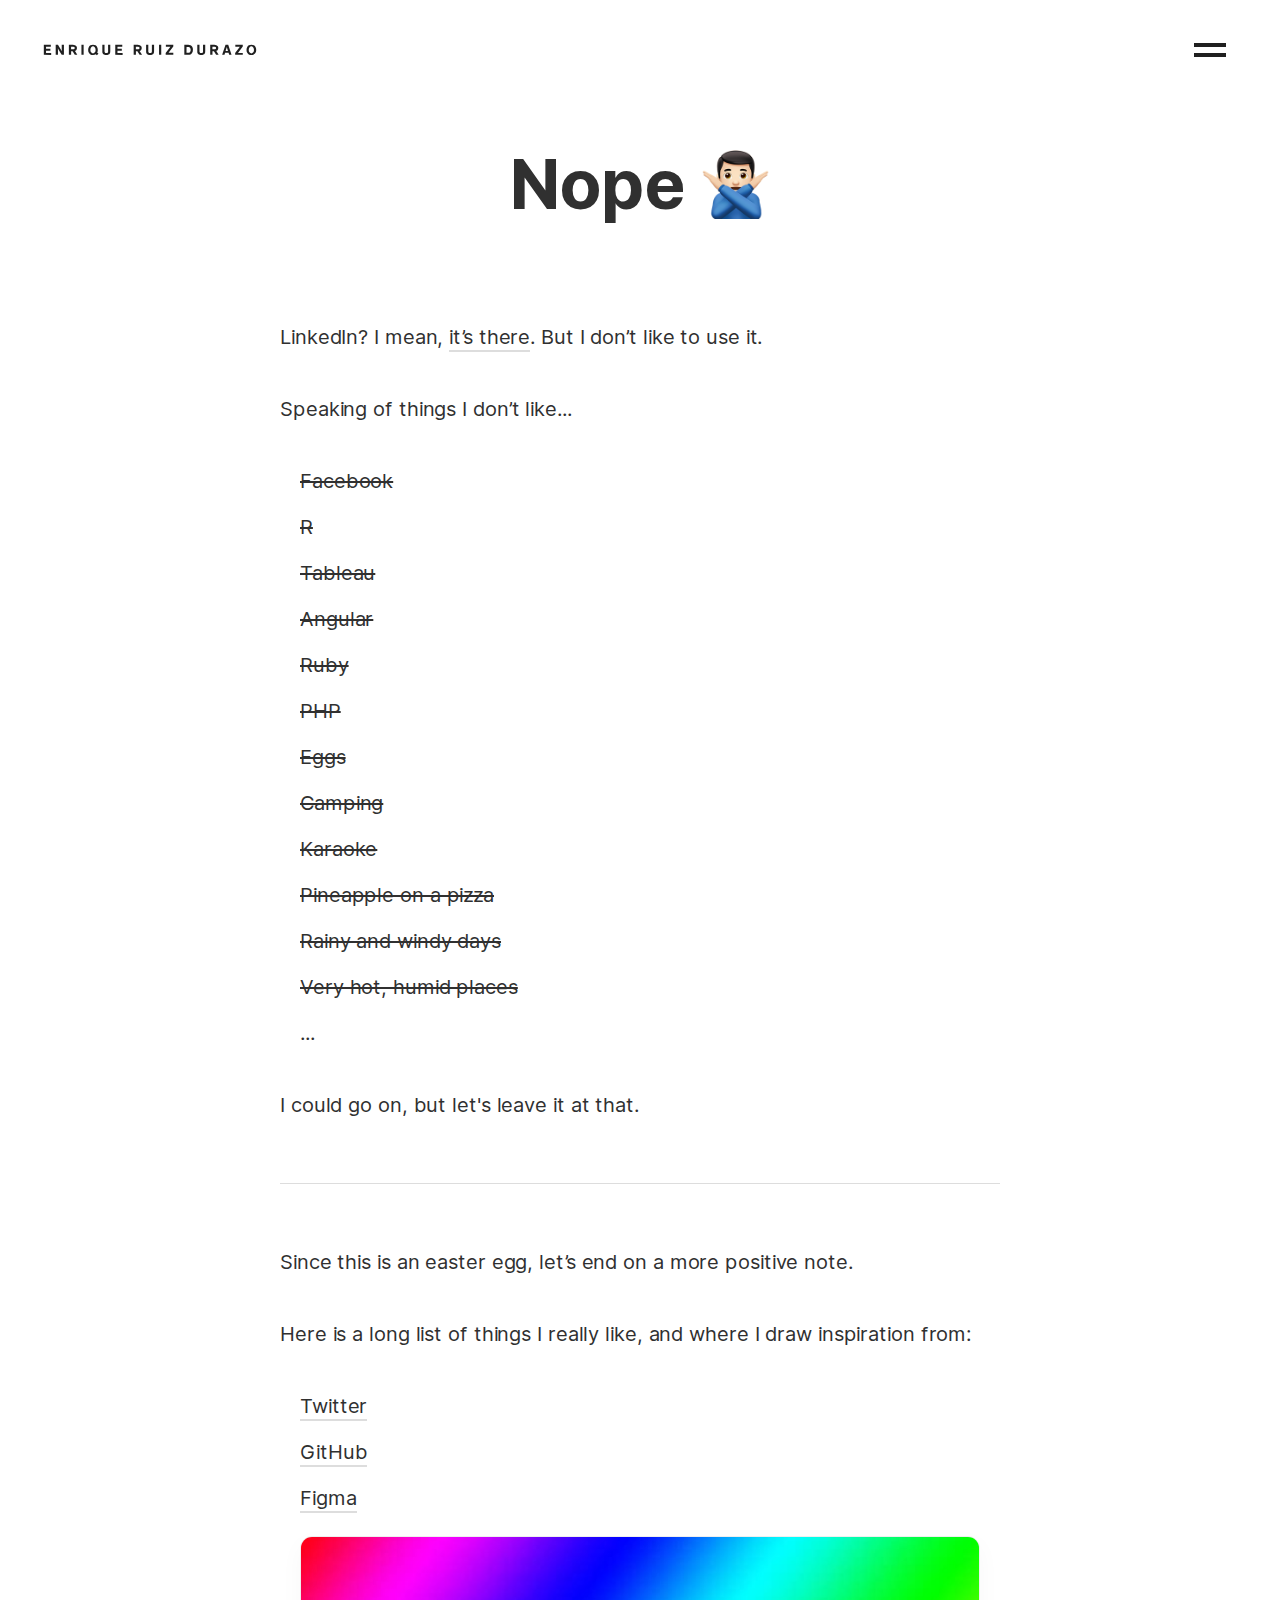
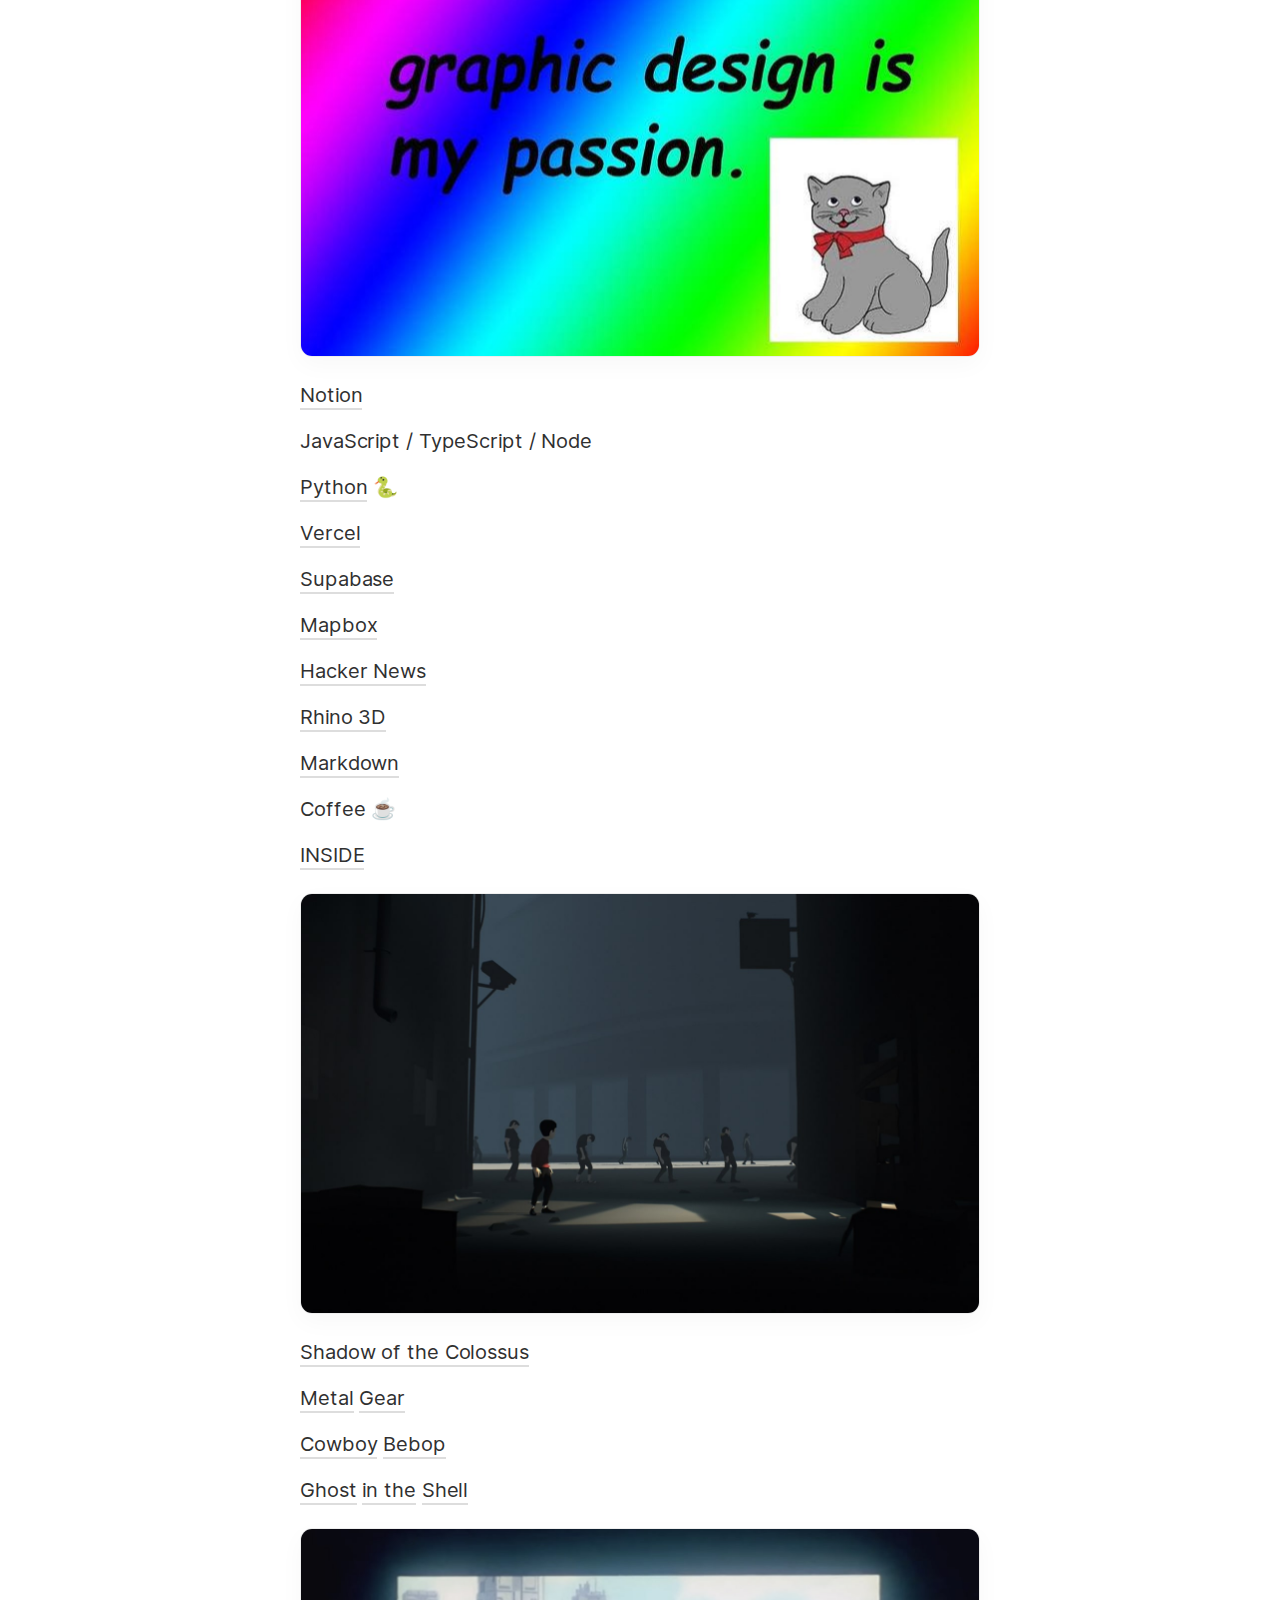
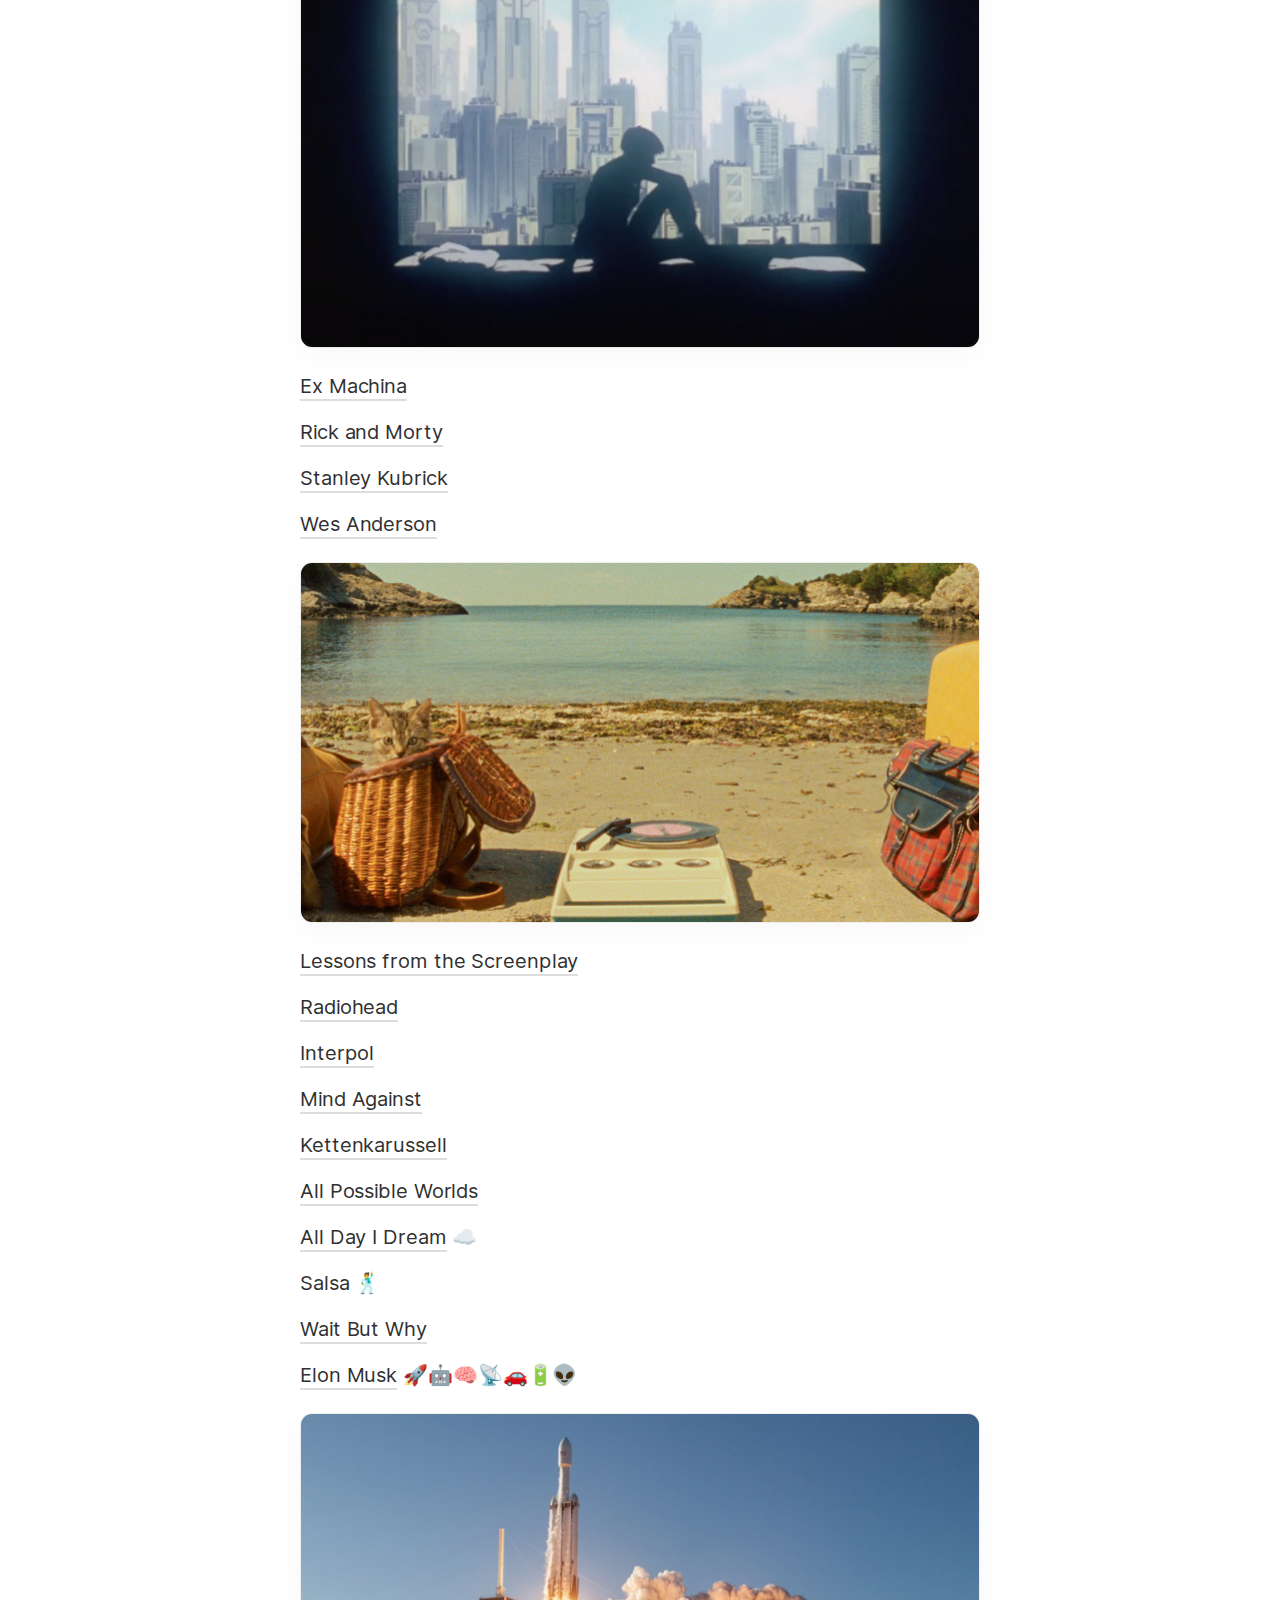
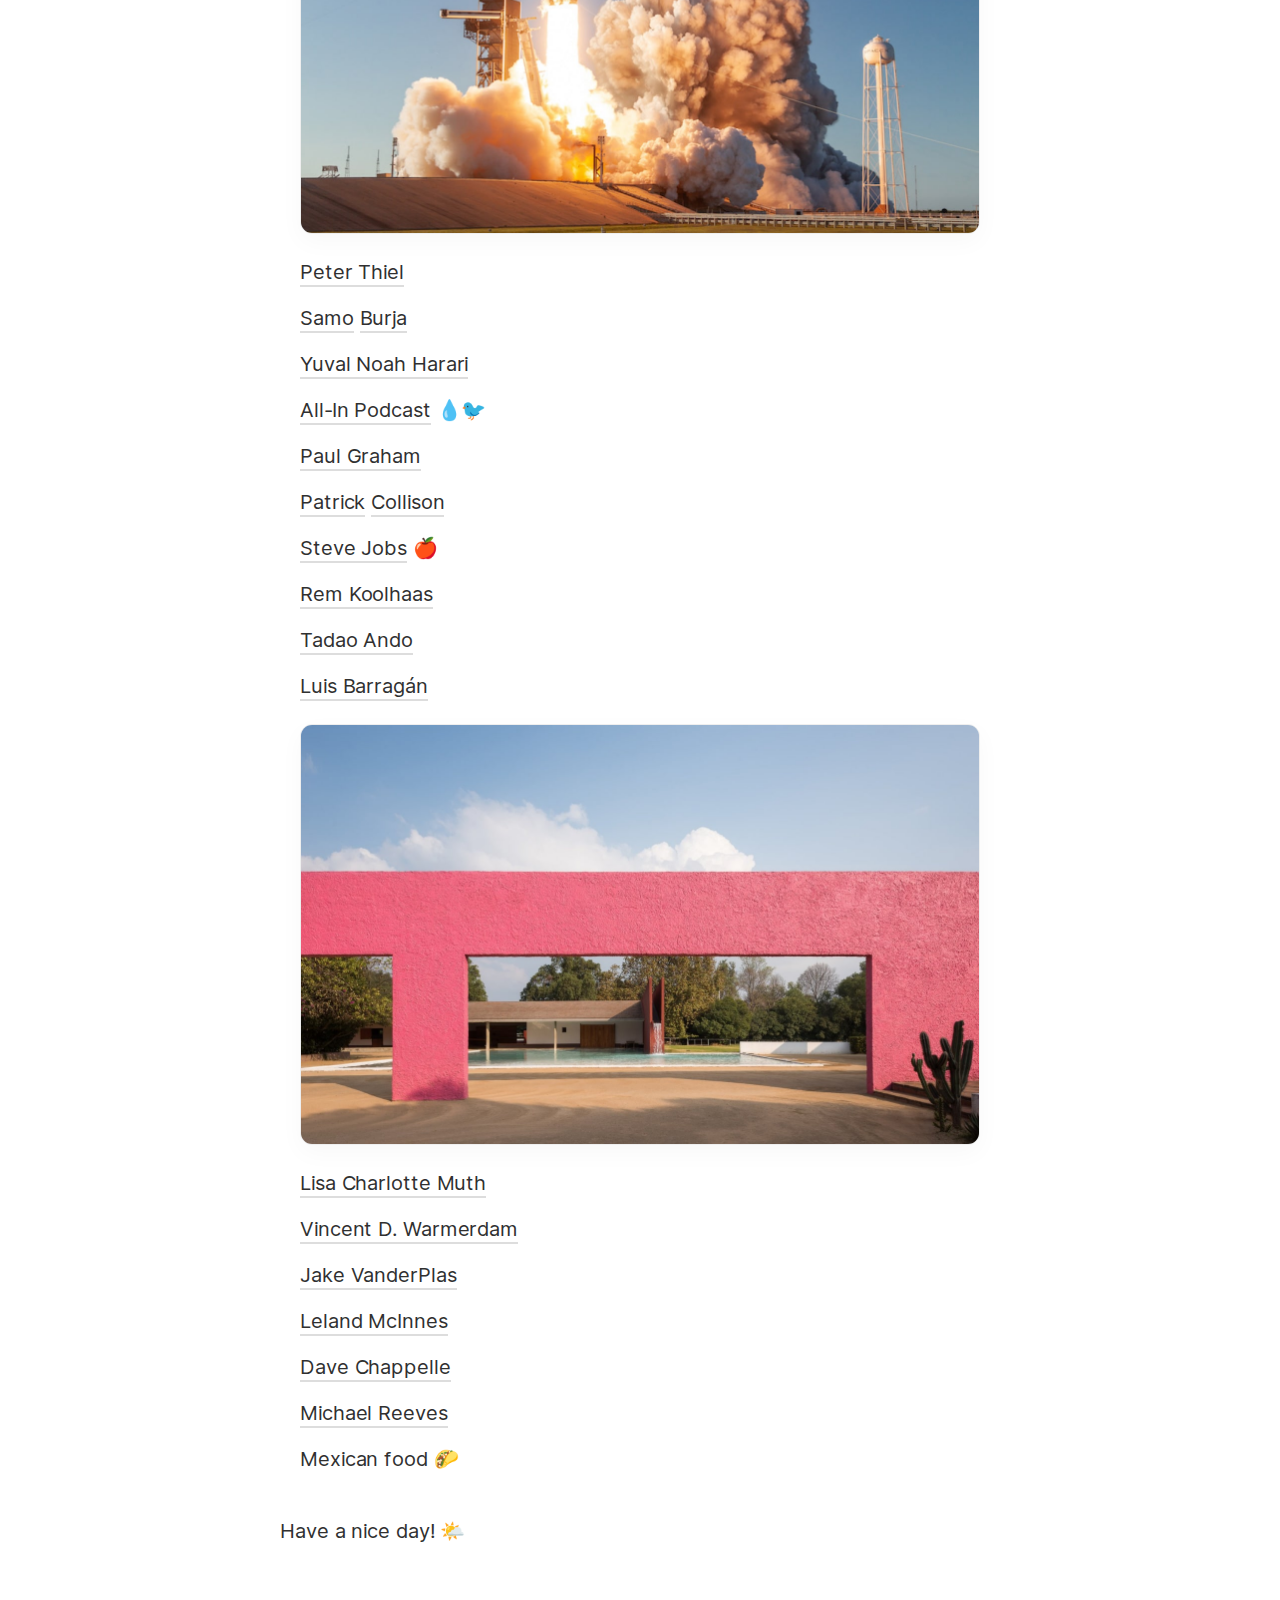
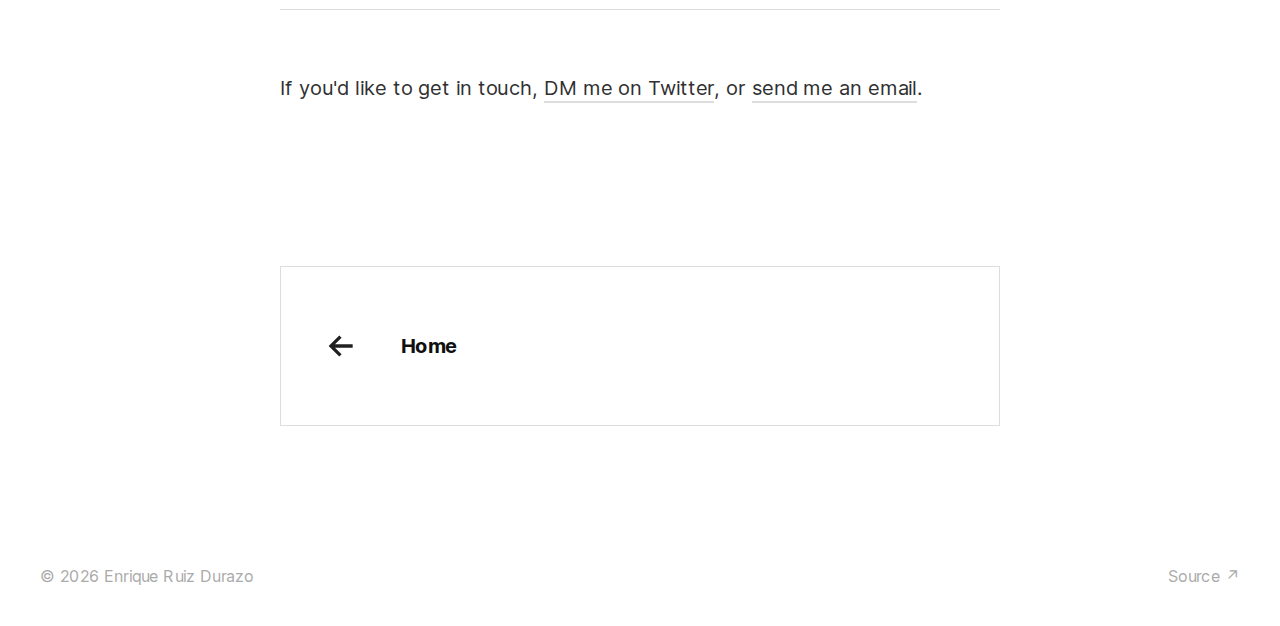
<file: lol/index.html>
<!DOCTYPE html>

<html lang="en" dir="ltr" prefix="og: http://ogp.me/ns#">
  <head>
    <meta charset="utf-8" />
    <meta name="viewport" content="width=device-width, initial-scale=1" />

    <title>LOL – Enrique Ruiz Durazo</title>
    <meta
      name="description"
      content="Developer/designer making things using code, data, and design."
    />

    <link
      rel="apple-touch-icon"
      sizes="180x180"
      href="/assets/images/apple-touch-icon.png"
    />
    <link
      rel="icon"
      type="image/png"
      sizes="32x32"
      href="/assets/images/favicon-32x32.png"
    />
    <link
      rel="icon"
      type="image/png"
      sizes="16x16"
      href="/assets/images/favicon-16x16.png"
    />
    <link rel="mask-icon" href="/assets/images/favicon.svg" color="#202020" />
    <meta name="theme-color" content="#ffffff" />

    <meta name="twitter:card" content="summary" />
    <meta name="twitter:site" content="@ruizdurazo" />
    <meta name="twitter:title" content="Enrique Ruiz Durazo" />
    <meta
      name="twitter:description"
      content="Developer/designer making things using code, data, and design."
    />
    <meta
      name="twitter:image"
      content="https://ruizdurazo.com/assets/images/card.png"
    />

    <meta property="og:url" content="https://ruizdurazo.com/" />
    <meta property="og:title" content="Enrique Ruiz Durazo" />
    <meta
      property="og:description"
      content="Developer/designer making things using code, data, and design."
    />
    <meta
      property="og:image"
      content="https://ruizdurazo.com/assets/images/card.png"
    />

    <link rel="stylesheet" href="/css/styles.css" />
    <link rel="stylesheet" href="/css/styles-note.css" />

    <script type="application/ld+json">
      {
        "@context": "http://schema.org",
        "@type": "Person",
        "name": "Enrique Ruiz Durazo",
        "url": "https://ruizdurazo.com",
        "email": "enrique@ruizdurazo.com",
        "sameAs": [
          "https://twitter.com/ruizdurazo",
          "https://github.com/ruizdurazo"
        ]
      }
    </script>
    <script
      async
      src="https://www.googletagmanager.com/gtag/js?id=UA-123151773-1"
    ></script>
    <script>
      window.dataLayer = window.dataLayer || []
      function gtag() {
        dataLayer.push(arguments)
      }
      gtag('js', new Date())
      gtag('config', 'UA-123151773-1')
    </script>
    <!-- <script
      async
      src="https://platform.twitter.com/widgets.js"
      charset="utf-8"
    ></script> -->
  </head>

  <body>
    <div id="site" class="site">
      <!-- Navbar -->
      <nav id="navbar" class="navbar">
        <div class="navbar--elements">
          <div id="logo" class="logo">
            <a href="/">
              <img
                id="logo-svg"
                src="/assets/images/logo-ruizdurazo.svg"
                alt="Enrique Ruiz Durazo"
                draggable="false"
                width="300"
                height="30"
              />
            </a>
          </div>
          <div class="menu" id="menu">
            <button id="menu-button">
              <img
                id="menu-svg"
                src="/assets/images/icon-menu.svg"
                alt="Menu"
                draggable="false"
                width="60"
                height="60"
              />
            </button>
          </div>
        </div>
        <div id="menu-overlay"></div>
      </nav>

      <!-- LOL -->
      <div id="content" class="content">
        <!-- Header -->
        <header id="header" class="header header--lol">
          <h1 id="title">
            <span>Nope</span>
            <img
              src="/assets/images/nope.png"
              alt="No way, José."
              id="nope"
              draggable="false"
              width="160"
              height="160"
            />
          </h1>
        </header>

        <!-- Article -->
        <article id="note" class="note note--lol">
          <p>
            LinkedIn? I mean,
            <a
              class="pa"
              href="https://www.linkedin.com/in/ruizdurazo/"
              target="_blank"
              rel="noopener noreferrer"
              >it’s there</a
            >. But I don’t like to use it.
          </p>
          <p>Speaking of things I don’t like...</p>
          <ul class="ul ul--lol">
            <li><del>Facebook</del></li>
            <li><del>R</del></li>
            <li><del>Tableau</del></li>
            <li><del>Angular</del></li>
            <li><del>Ruby</del></li>
            <li><del>PHP</del></li>
            <li><del>Eggs</del></li>
            <li><del>Camping</del></li>
            <li><del>Karaoke</del></li>
            <li><del>Pineapple on a pizza</del></li>
            <li><del>Rainy and windy days</del></li>
            <li><del>Very hot, humid places</del></li>
            <li>...</li>
          </ul>
          <p>I could go on, but let's leave it at that.</p>
          <hr />
          <p>Since this is an easter egg, let’s end on a more positive note.</p>
          <p>
            Here is a long list of things I really like, and where I draw
            inspiration from:
          </p>
          <ul class="ul ul--lol">
            <li>
              <a
                class="pa"
                href="https://twitter.com/"
                target="_blank"
                rel="noopener noreferrer"
                >Twitter</a
              >
            </li>
            <li>
              <a
                class="pa"
                href="https://github.com/"
                target="_blank"
                rel="noopener noreferrer"
                >GitHub</a
              >
            </li>
            <li>
              <a
                class="pa"
                href="https://www.figma.com/"
                target="_blank"
                rel="noopener noreferrer"
                >Figma</a
              >
              <img
                src="/assets/images/design.jpg"
                alt=""
                width="680"
                height="420"
                class="img img--li"
                draggable="false"
              />
            </li>
            <li>
              <a
                class="pa"
                href="https://www.notion.so/"
                target="_blank"
                rel="noopener noreferrer"
                >Notion</a
              >
            </li>
            <li>JavaScript / TypeScript / Node</li>
            <li>
              <a
                class="pa"
                href="https://www.python.org/"
                target="_blank"
                rel="noopener noreferrer"
                >Python</a
              >
              🐍
            </li>
            <li>
              <a
                class="pa"
                href="https://vercel.com/"
                target="_blank"
                rel="noopener noreferrer"
                >Vercel</a
              >
            </li>
            <li>
              <a
                class="pa"
                href="https://supabase.com/"
                target="_blank"
                rel="noopener noreferrer"
                >Supabase</a
              >
            </li>
            <li>
              <a
                class="pa"
                href="https://www.mapbox.com/"
                target="_blank"
                rel="noopener noreferrer"
                >Mapbox</a
              >
            </li>
            <li>
              <a
                class="pa"
                href="https://news.ycombinator.com/"
                target="_blank"
                rel="noopener noreferrer"
                >Hacker News</a
              >
            </li>
            <li>
              <a
                class="pa"
                href="https://www.rhino3d.com/"
                target="_blank"
                rel="noopener noreferrer"
                >Rhino 3D</a
              >
            </li>
            <li>
              <a
                class="pa"
                href="https://daringfireball.net/projects/markdown/"
                target="_blank"
                rel="noopener noreferrer"
                >Markdown</a
              >
            </li>
            <li>Coffee ☕</li>
            <li>
              <a
                class="pa"
                href="https://www.youtube.com/watch?v=6DLRCgTwicY"
                target="_blank"
                rel="noopener noreferrer"
                >INSIDE</a
              >
              <img
                src="/assets/images/inside.jpg"
                alt=""
                width="680"
                height="420"
                class="img img--li"
                draggable="false"
              />
            </li>
            <li>
              <a
                class="pa"
                href="https://www.youtube.com/watch?v=i0fJSc5LGlI"
                target="_blank"
                rel="noopener noreferrer"
                >Shadow of the Colossus</a
              >
            </li>
            <li>
              <a
                class="pa"
                href="https://www.youtube.com/watch?v=jIYBod0ge3Y"
                target="_blank"
                rel="noopener noreferrer"
                >Metal</a
              >
              <a
                class="pa"
                href="https://www.youtube.com/watch?v=PZojlidqhcM"
                target="_blank"
                rel="noopener noreferrer"
                >Gear</a
              >
            </li>
            <li>
              <a
                class="pa"
                href="https://www.youtube.com/watch?v=1A_nLt3DOUo"
                target="_blank"
                rel="noopener noreferrer"
                >Cowboy</a
              >
              <a
                class="pa"
                href="https://www.youtube.com/watch?v=6eYRRleGEsc"
                target="_blank"
                rel="noopener noreferrer"
                >Bebop</a
              >
            </li>
            <li>
              <a
                class="pa"
                href="https://www.youtube.com/watch?v=LdhCv8_GdB0"
                target="_blank"
                rel="noopener noreferrer"
                >Ghost</a
              >
              <a
                class="pa"
                href="https://www.youtube.com/watch?v=y2z_c-7u_gY"
                target="_blank"
                rel="noopener noreferrer"
                >in the</a
              >
              <a
                class="pa"
                href="https://www.youtube.com/watch?v=8BGjub9ZNHg"
                target="_blank"
                rel="noopener noreferrer"
                >Shell</a
              >
              <img
                src="/assets/images/ghost_in_the_shell.jpg"
                alt=""
                width="680"
                height="420"
                class="img img--li"
                draggable="false"
              />
            </li>
            <li>
              <a
                class="pa"
                href="https://en.wikipedia.org/wiki/Ex_Machina_(film)"
                target="_blank"
                rel="noopener noreferrer"
                >Ex Machina</a
              >
            </li>
            <li>
              <a
                class="pa"
                href="https://www.youtube.com/watch?v=de2grEPn7rg"
                target="_blank"
                rel="noopener noreferrer"
                >Rick and Morty</a
              >
            </li>
            <li>
              <a
                class="pa"
                href="https://en.wikipedia.org/wiki/2001:_A_Space_Odyssey_(film)"
                target="_blank"
                rel="noopener noreferrer"
                >Stanley Kubrick</a
              >
            </li>
            <li>
              <a
                class="pa"
                href="https://vimeo.com/77749860"
                target="_blank"
                rel="noopener noreferrer"
                >Wes Anderson</a
              >
              <img
                src="/assets/images/moonrise_kingdom.jpg"
                alt=""
                width="680"
                height="420"
                class="img img--li"
                draggable="false"
              />
            </li>
            <li>
              <a
                class="pa"
                href="https://www.youtube.com/watch?v=yYMhaILOs-I"
                target="_blank"
                rel="noopener noreferrer"
                >Lessons from the Screenplay</a
              >
            </li>
            <li>
              <a
                class="pa"
                href="https://www.youtube.com/watch?v=8nTFjVm9sTQ"
                target="_blank"
                rel="noopener noreferrer"
                >Radiohead</a
              >
            </li>
            <li>
              <a
                class="pa"
                href="https://www.youtube.com/watch?v=xqYFU1_SiBo&list=OLAK5uy_kOru3lgSiY4Z9831a4KWGzSNrjFcLU-c8&index=1"
                target="_blank"
                rel="noopener noreferrer"
                >Interpol</a
              >
            </li>
            <li>
              <a
                class="pa"
                href="https://soundcloud.com/lifeanddeath/mind-against-life-and-death-x-ade"
                target="_blank"
                rel="noopener noreferrer"
                >Mind Against</a
              >
            </li>
            <li>
              <a
                class="pa"
                href="https://www.discogs.com/Kettenkarussell-Easy-Listening/release/5896321"
                target="_blank"
                rel="noopener noreferrer"
                >Kettenkarussell</a
              >
            </li>
            <li>
              <a
                class="pa"
                href="https://www.discogs.com/label/1447907-All-Possible-Worlds"
                target="_blank"
                rel="noopener noreferrer"
                >All Possible Worlds</a
              >
            </li>
            <li>
              <a
                class="pa"
                href="https://soundcloud.com/alldayidream"
                target="_blank"
                rel="noopener noreferrer"
                >All Day I Dream</a
              >
              ☁️
            </li>
            <li>Salsa 🕺</li>
            <li>
              <a
                class="pa"
                href="https://waitbutwhy.com/"
                target="_blank"
                rel="noopener noreferrer"
                >Wait But Why</a
              >
            </li>
            <li>
              <a
                class="pa"
                href="https://twitter.com/elonmusk"
                target="_blank"
                rel="noopener noreferrer"
                >Elon Musk</a
              >
              🚀🤖🧠📡🚗🔋👽
              <img
                src="/assets/images/spacex.jpg"
                alt=""
                width="680"
                height="420"
                class="img img--li"
                draggable="false"
              />
            </li>
            <li>
              <a
                class="pa"
                href="https://twitter.com/peterthiel"
                target="_blank"
                rel="noopener noreferrer"
                >Peter Thiel</a
              >
            </li>
            <li>
              <a
                class="pa"
                href="https://twitter.com/samoburja"
                target="_blank"
                rel="noopener noreferrer"
                >Samo</a
              >
              <a
                class="pa"
                href="https://samoburja.com/"
                target="_blank"
                rel="noopener noreferrer"
                >Burja</a
              >
            </li>
            <li>
              <a
                class="pa"
                href="htps://twitter.com/harari_yuval"
                target="_blank"
                rel="noopener noreferrer"
                >Yuval Noah Harari</a
              >
            </li>
            <li>
              <a
                class="pa"
                href="https://twitter.com/theallinpod"
                target="_blank"
                rel="noopener noreferrer"
                >All-In Podcast</a
              >
              💧🐦
            </li>
            <li>
              <a
                class="pa"
                href="http://www.paulgraham.com/articles.html"
                target="_blank"
                rel="noopener noreferrer"
                >Paul Graham</a
              >
            </li>
            <li>
              <a
                class="pa"
                href="https://twitter.com/patrickc"
                target="_blank"
                rel="noopener noreferrer"
                >Patrick</a
              >
              <a
                class="pa"
                href="https://patrickcollison.com/"
                target="_blank"
                rel="noopener noreferrer"
                >Collison</a
              >
            </li>
            <li>
              <a
                class="pa"
                href="https://www.youtube.com/watch?v=UF8uR6Z6KLc"
                target="_blank"
                rel="noopener noreferrer"
                >Steve Jobs</a
              >
              🍎
            </li>
            <li>
              <a
                class="pa"
                href="https://en.wikipedia.org/wiki/Rem_Koolhaas"
                target="_blank"
                rel="noopener noreferrer"
                >Rem Koolhaas</a
              >
            </li>
            <li>
              <a
                class="pa"
                href="https://en.wikipedia.org/wiki/Tadao_Ando"
                target="_blank"
                rel="noopener noreferrer"
                >Tadao Ando</a
              >
            </li>
            <li>
              <a
                class="pa"
                href="https://en.wikipedia.org/wiki/Luis_Barrag%C3%A1n"
                target="_blank"
                rel="noopener noreferrer"
                >Luis Barragán</a
              >
              <img
                src="/assets/images/cuadra_cristobal.jpg"
                alt=""
                width="680"
                height="420"
                class="img img--li"
                draggable="false"
              />
            </li>
            <li>
              <a
                class="pa"
                href="https://twitter.com/lisacmuth"
                target="_blank"
                rel="noopener noreferrer"
                >Lisa Charlotte Muth</a
              >
            </li>
            <li>
              <a
                class="pa"
                href="https://twitter.com/fishnets88"
                target="_blank"
                rel="noopener noreferrer"
                >Vincent D. Warmerdam</a
              >
            </li>
            <li>
              <a
                class="pa"
                href="https://twitter.com/jakevdp"
                target="_blank"
                rel="noopener noreferrer"
                >Jake VanderPlas</a
              >
            </li>
            <li>
              <a
                class="pa"
                href="https://twitter.com/leland_mcinnes"
                target="_blank"
                rel="noopener noreferrer"
                >Leland McInnes</a
              >
            </li>
            <li>
              <a
                class="pa"
                href="https://en.wikipedia.org/wiki/Dave_Chappelle"
                target="_blank"
                rel="noopener noreferrer"
                >Dave Chappelle</a
              >
            </li>
            <li>
              <a
                class="pa"
                href="https://www.youtube.com/channel/UCtHaxi4GTYDpJgMSGy7AeSw"
                target="_blank"
                rel="noopener noreferrer"
                >Michael Reeves</a
              >
            </li>
            <li>Mexican food 🌮</li>
          </ul>

          <p>Have a nice day! 🌤️</p>

          <hr />

          <p>
            If you'd like to get in touch,
            <a
              class="pa"
              href="https://twitter.com/ruizdurazo"
              target="_blank"
              rel="noopener noreferrer"
              >DM me on Twitter</a
            >, or
            <a
              class="pa"
              href="mailto:enrique@ruizdurazo.com"
              target="_blank"
              rel="noopener noreferrer"
              >send me an email</a
            >.
          </p>
        </article>

        <!-- Further Reading -->
        <section id="further-reading" class="further-reading">
          <a href="/" class="further further--back">
            <div class="further__arrow further__arrow--back">
              <img src="/assets/images/icon-arrow_left.svg" alt="" />
            </div>
            <div class="further__text">
              <div class="title">Home</div>
            </div>
            <div class="further__arrow further__arrow--next">
              <img src="/assets/images/icon-arrow_right.svg" alt="" />
            </div>
          </a>
        </section>
      </div>

      <!-- Footer -->
      <footer id="footer" class="footer">
        <span id="copyright">© Enrique Ruiz Durazo</span>
        <a
          id="source"
          href="https://github.com/ruizdurazo/ruizdurazo"
          target="_blank"
          >Source &nearr;</a
        >
      </footer>
    </div>

    <!-- Scripts -->
    <script src="/js/navbar.js"></script>
    <script>
      var yyyy = new Date()
      document.getElementById('copyright').innerHTML =
        '© ' + yyyy.getFullYear() + ' Enrique Ruiz Durazo'
    </script>
  </body>
</html>
</file>
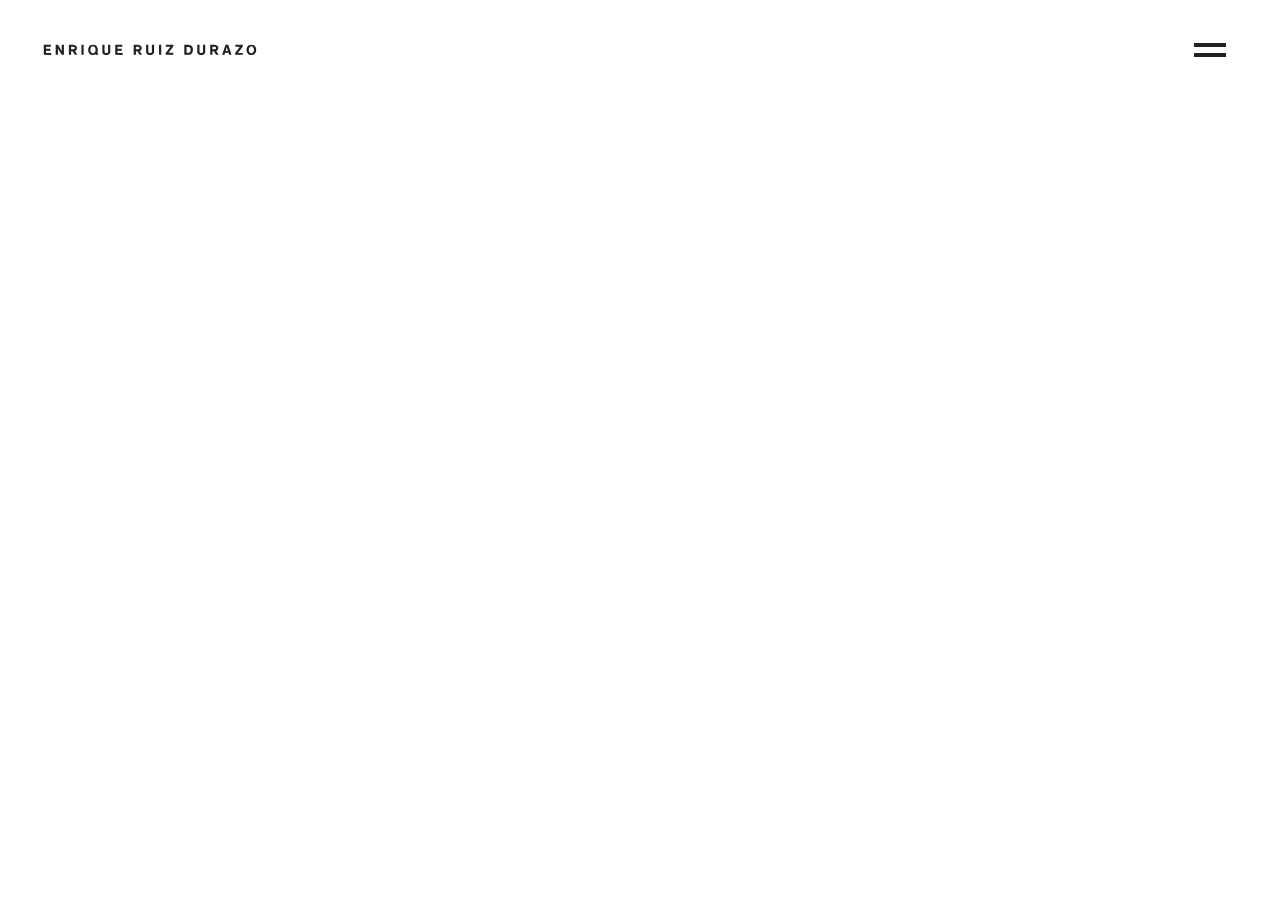
<file: blog/hello-universe/index.html>
<!DOCTYPE html>

<html lang="en" dir="ltr" prefix="og: http://ogp.me/ns#">
  <head>
    <meta charset="utf-8" />
    <meta name="viewport" content="width=device-width, initial-scale=1" />

    <title>Enrique Ruiz Durazo</title>
    <meta name="description" content="Making things using code, data, and design." />

    <link rel="apple-touch-icon" sizes="180x180" href="/assets/images/apple-touch-icon.png" />
    <link rel="icon" type="image/png" sizes="32x32" href="/assets/images/favicon-32x32.png" />
    <link rel="icon" type="image/png" sizes="16x16" href="/assets/images/favicon-16x16.png" />
    <link rel="mask-icon" href="/assets/images/favicon.svg" color="#202020" />
    <meta name="theme-color" content="#ffffff" />

    <meta name="twitter:card" content="summary" />
    <meta name="twitter:site" content="@ruizdurazo" />
    <meta name="twitter:title" content="Enrique Ruiz Durazo" />
    <meta name="twitter:description" content="Making things using code, data, and design." />
    <meta name="twitter:image" content="https://ruizdurazo.com/assets/images/card.png" />

    <meta property="og:url" content="https://ruizdurazo.com/" />
    <meta property="og:title" content="Enrique Ruiz Durazo" />
    <meta property="og:description" content="Making things using code, data, and design." />
    <meta property="og:image" content="https://ruizdurazo.com/assets/images/card.png" />

    <link rel="stylesheet" href="/css/styles.css" />
    <link rel="stylesheet" href="/css/styles-blog.css" />
    <link rel="stylesheet" href="/css/highlightjs-github-gist.css" />
    <script src="/js/highlightjs.pack.js"></script>
    <script type="application/ld+json">
      {
        "@context": "http://schema.org",
        "@type": "Person",
        "name": "Enrique Ruiz Durazo",
        "url": "https://ruizdurazo.com",
        "email": "enrique@ruizdurazo.com",
        "sameAs": ["https://twitter.com/ruizdurazo", "https://github.com/ruizdurazo"]
      }
    </script>
    <script async src="https://www.googletagmanager.com/gtag/js?id=UA-123151773-1"></script>
    <script>
      window.dataLayer = window.dataLayer || []
      function gtag() {
        dataLayer.push(arguments)
      }
      gtag('js', new Date())
      gtag('config', 'UA-123151773-1')
    </script>
    <script async src="https://platform.twitter.com/widgets.js" charset="utf-8"></script>
  </head>

  <body>
    <div id="site" class="site">
      <!-- Navbar -->
      <nav id="navbar" class="navbar">
        <div class="navbar--elements">
          <div id="logo" class="logo">
            <a href="/">
              <img id="logo-svg" src="/assets/images/logo-ruizdurazo.svg" alt="Enrique Ruiz Durazo" draggable="false" />
            </a>
          </div>
          <div class="menu" id="menu">
            <button id="menu-button">
              <img id="menu-svg" src="/assets/images/icon-menu.svg" alt="Menu" draggable="false" />
            </button>
          </div>
        </div>
        <div id="menu-overlay"></div>
      </nav>

      <!-- Content -->
      <div id="content" class="content">
        <!-- Header -->
        <header id="header" class="header">
          <div id="date-ttr">
            <small id="date"></small>
          </div>
          <h1 id="title"></h1>
          <span id="description"></span>
        </header>

        <!-- Article -->
        <article id="blog-post" class="blog-post"></article>

        <!-- Further Reading -->
        <section id="further-reading" class="further-reading"></section>
      </div>

      <!-- Footer -->
      <footer id="footer" class="footer"></footer>
    </div>

    <!-- Scripts -->
    <script src="/js/navbar.js"></script>
    <script src="/js/scrolldown.js"></script>
  </body>
</html>
</file>
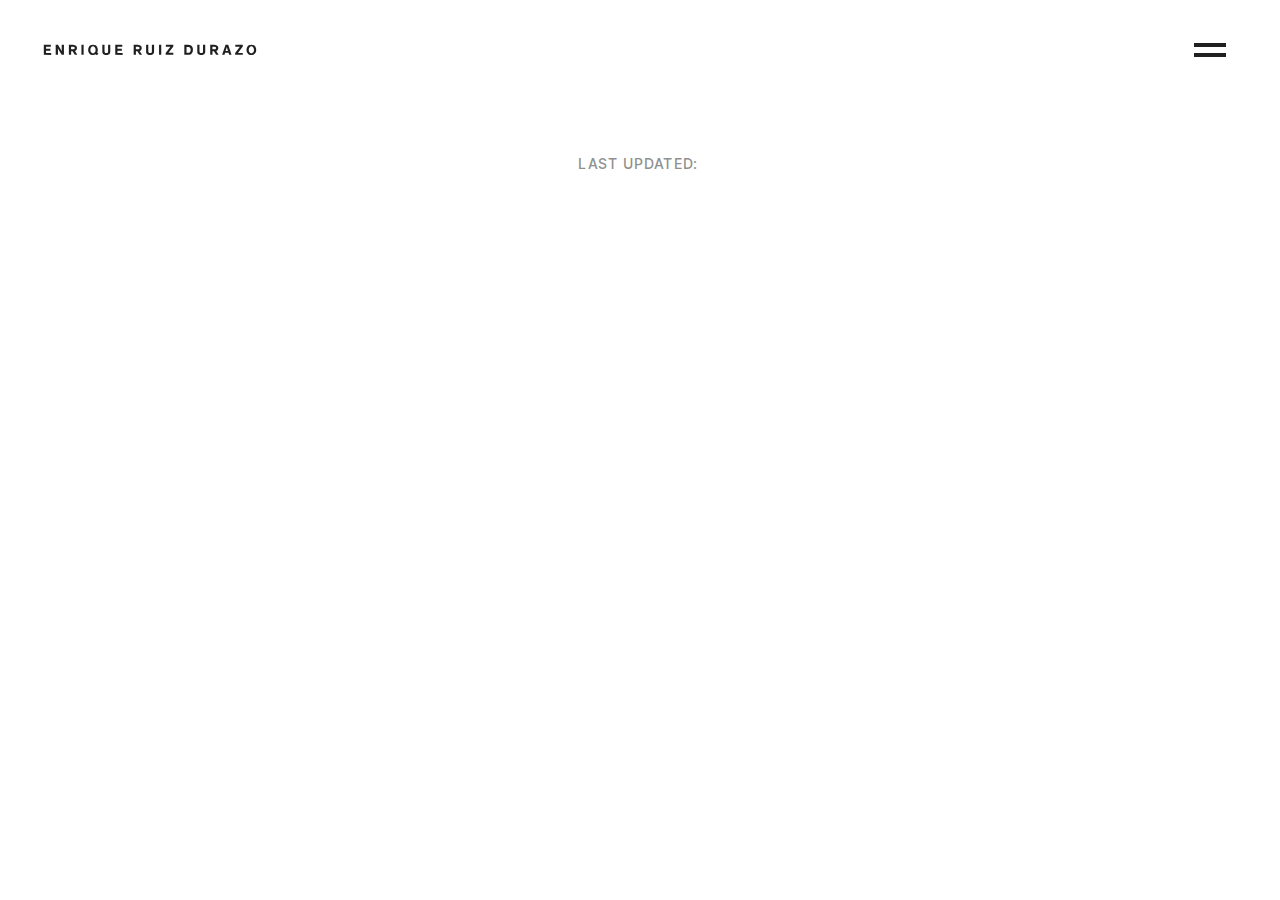
<file: notes/hello-universe/index.html>
<!DOCTYPE html>

<html lang="en" dir="ltr" prefix="og: http://ogp.me/ns#">
  <head>
    <meta charset="utf-8" />
    <meta name="viewport" content="width=device-width, initial-scale=1" />

    <title>Enrique Ruiz Durazo</title>
    <meta
      name="description"
      content="Making things using code, data, and design."
    />

    <link
      rel="apple-touch-icon"
      sizes="180x180"
      href="/assets/images/apple-touch-icon.png"
    />
    <link
      rel="icon"
      type="image/png"
      sizes="32x32"
      href="/assets/images/favicon-32x32.png"
    />
    <link
      rel="icon"
      type="image/png"
      sizes="16x16"
      href="/assets/images/favicon-16x16.png"
    />
    <link rel="mask-icon" href="/assets/images/favicon.svg" color="#202020" />
    <meta name="theme-color" content="#ffffff" />

    <meta name="twitter:card" content="summary" />
    <meta name="twitter:site" content="@ruizdurazo" />
    <meta name="twitter:title" content="Enrique Ruiz Durazo" />
    <meta
      name="twitter:description"
      content="Making things using code, data, and design."
    />
    <meta
      name="twitter:image"
      content="https://ruizdurazo.com/assets/images/card.png"
    />

    <meta property="og:url" content="https://ruizdurazo.com/" />
    <meta property="og:title" content="Enrique Ruiz Durazo" />
    <meta
      property="og:description"
      content="Making things using code, data, and design."
    />
    <meta
      property="og:image"
      content="https://ruizdurazo.com/assets/images/card.png"
    />

    <link rel="stylesheet" href="/css/styles.css" />
    <link rel="stylesheet" href="/css/styles-note.css" />
    <link rel="stylesheet" href="/css/highlightjs-github-light.css" />
    <script src="/js/highlight.min.js"></script>
    <script type="application/ld+json">
      {
        "@context": "http://schema.org",
        "@type": "Person",
        "name": "Enrique Ruiz Durazo",
        "url": "https://ruizdurazo.com",
        "email": "enrique@ruizdurazo.com",
        "sameAs": [
          "https://twitter.com/ruizdurazo",
          "https://github.com/ruizdurazo"
        ]
      }
    </script>
    <script
      async
      src="https://www.googletagmanager.com/gtag/js?id=UA-123151773-1"
    ></script>
    <script>
      window.dataLayer = window.dataLayer || []
      function gtag() {
        dataLayer.push(arguments)
      }
      gtag('js', new Date())
      gtag('config', 'UA-123151773-1')
    </script>
    <!-- <script
      async
      src="https://platform.twitter.com/widgets.js"
      charset="utf-8"
    ></script> -->
  </head>

  <body>
    <div id="site" class="site">
      <!-- Navbar -->
      <nav id="navbar" class="navbar">
        <div class="navbar--elements">
          <div id="logo" class="logo">
            <a href="/">
              <img
                id="logo-svg"
                src="/assets/images/logo-ruizdurazo.svg"
                alt="Enrique Ruiz Durazo"
                draggable="false"
                width="300"
                height="30"
              />
            </a>
          </div>
          <div class="menu" id="menu">
            <button id="menu-button">
              <img
                id="menu-svg"
                src="/assets/images/icon-menu.svg"
                alt="Menu"
                draggable="false"
                width="60"
                height="60"
              />
            </button>
          </div>
        </div>
        <div id="menu-overlay"></div>
      </nav>

      <!-- Content -->
      <div id="content" class="content">
        <!-- Header -->
        <header id="header" class="header">
          <div id="date-ttr">
            <small id="date"></small>
          </div>
          <h1 id="title"></h1>
          <span id="description"></span>
        </header>

        <!-- Article -->
        <article id="note" class="note"></article>

        <!-- Further Reading -->
        <section id="further-reading" class="further-reading"></section>
      </div>

      <!-- Footer -->
      <footer id="footer" class="footer"></footer>
    </div>

    <!-- Scripts -->
    <script src="/js/navbar.js"></script>
    <script src="/js/notes.js"></script>
    <script src="/js/scrolldown.js"></script>
  </body>
</html>
</file>
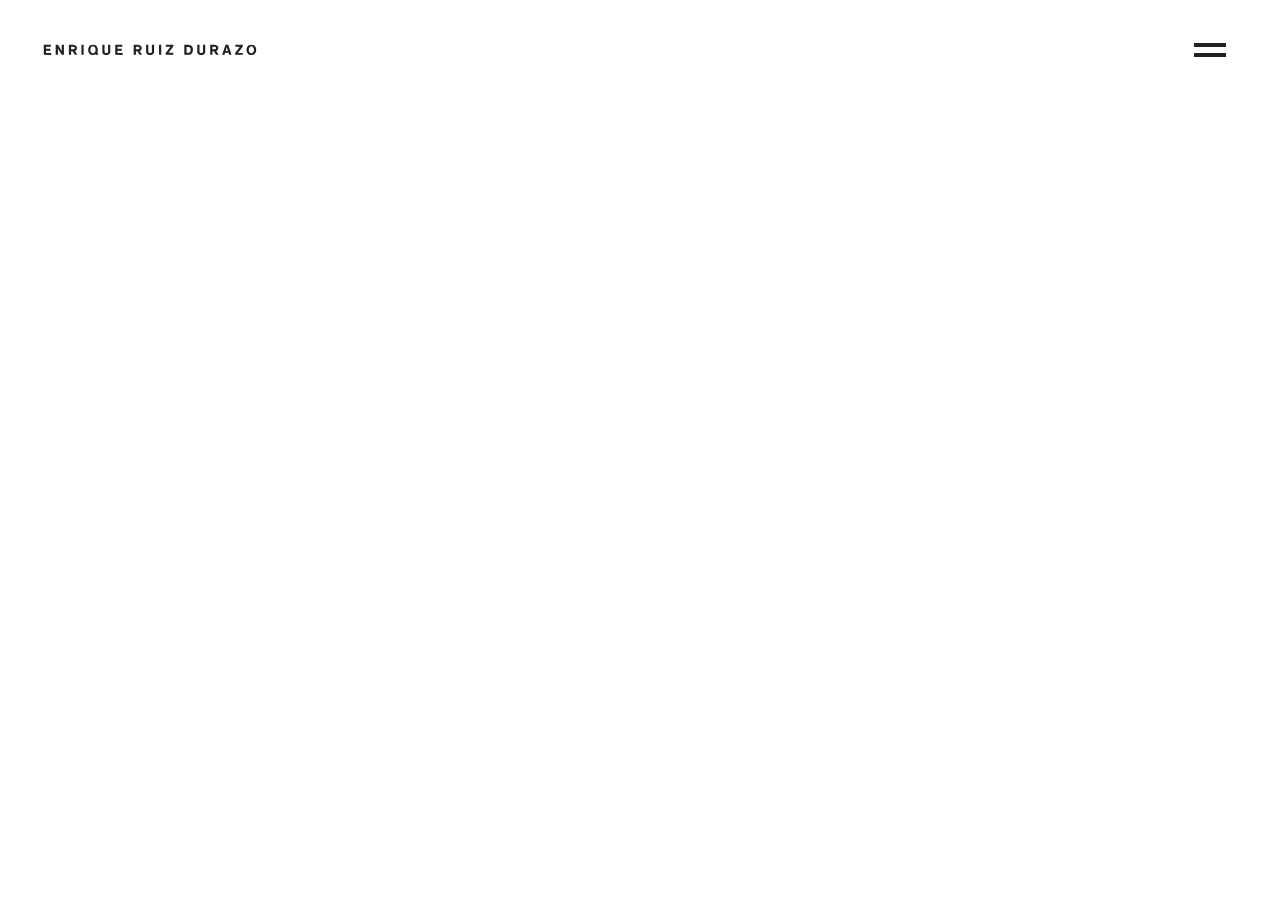
<file: notes/on-building-and-running-product/index.html>
<!DOCTYPE html>

<html lang="en" dir="ltr" prefix="og: http://ogp.me/ns#">
  <head>
    <meta charset="utf-8" />
    <meta name="viewport" content="width=device-width, initial-scale=1" />

    <title>Enrique Ruiz Durazo</title>
    <meta
      name="description"
      content="Software Engineer & Designer based in Zürich, Switzerland."
    />

    <link
      rel="apple-touch-icon"
      sizes="180x180"
      href="/assets/images/apple-touch-icon.png"
    />
    <link
      rel="icon"
      type="image/png"
      sizes="32x32"
      href="/assets/images/favicon-32x32.png"
    />
    <link
      rel="icon"
      type="image/png"
      sizes="16x16"
      href="/assets/images/favicon-16x16.png"
    />
    <link rel="mask-icon" href="/assets/images/favicon.svg" color="#202020" />
    <meta name="theme-color" content="#ffffff" />

    <meta name="twitter:card" content="summary" />
    <meta name="twitter:site" content="@ruizdurazo" />
    <meta name="twitter:title" content="Enrique Ruiz Durazo" />
    <meta
      name="twitter:description"
      content="Software Engineer & Designer based in Zürich, Switzerland."
    />
    <meta
      name="twitter:image"
      content="https://ruizdurazo.com/assets/images/card.png"
    />

    <meta property="og:url" content="https://ruizdurazo.com/" />
    <meta property="og:title" content="Enrique Ruiz Durazo" />
    <meta
      property="og:description"
      content="Software Engineer & Designer based in Zürich, Switzerland."
    />
    <meta
      property="og:image"
      content="https://ruizdurazo.com/assets/images/card.png"
    />

    <link rel="stylesheet" href="/css/styles.css" />
    <link rel="stylesheet" href="/css/styles-note.css" />
    <link rel="stylesheet" href="/css/highlightjs-github-light.css" />
    <script src="/js/highlight.min.js"></script>
    <script type="application/ld+json">
      {
        "@context": "http://schema.org",
        "@type": "Person",
        "name": "Enrique Ruiz Durazo",
        "url": "https://ruizdurazo.com",
        "email": "enrique@ruizdurazo.com",
        "sameAs": ["https://x.com/ruizdurazo", "https://github.com/ruizdurazo"]
      }
    </script>
    <script
      async
      src="https://www.googletagmanager.com/gtag/js?id=G-LT28T7BZ5K"
    ></script>
    <script>
      window.dataLayer = window.dataLayer || [];
      function gtag() {
        dataLayer.push(arguments);
      }
      gtag("js", new Date());
      gtag("config", "G-LT28T7BZ5K");
    </script>
  </head>

  <body>
    <div id="site" class="site">
      <!-- Navbar -->
      <nav id="navbar" class="navbar">
        <div class="navbar--elements">
          <div id="logo" class="logo">
            <a href="/">
              <img
                id="logo-svg"
                src="/assets/images/logo-ruizdurazo.svg"
                alt="Enrique Ruiz Durazo"
                draggable="false"
                width="300"
                height="30"
              />
            </a>
          </div>
          <div class="menu" id="menu">
            <button id="menu-button">
              <img
                id="menu-svg"
                src="/assets/icons/icon-menu.svg"
                alt="Menu"
                draggable="false"
                width="60"
                height="60"
              />
            </button>
          </div>
        </div>
        <div id="menu-overlay"></div>
      </nav>

      <!-- Content -->
      <div id="content" class="content">
        <!-- Header -->
        <header id="header" class="header"></header>

        <!-- Article -->
        <article id="note" class="note"></article>

        <!-- Further Reading -->
        <section id="further-reading" class="further-reading"></section>
      </div>

      <!-- Footer -->
      <footer id="footer" class="footer"></footer>
    </div>

    <!-- Scripts -->
    <script src="/js/emailBubble.js"></script>
    <script src="/js/navbar.js"></script>
    <script src="/js/notes.js"></script>
    <script src="/js/markup.js"></script>
  </body>
</html>
</file>
<file: css/styles.css>
/* 
 * Enrique Ruiz Durazo
 * 2019-2026
 */

/* Fonts */

@font-face {
  font-family: "Charter";
  src: url("../assets/fonts/Charter-Regular.woff") format("woff");
  font-weight: 400;
  font-style: normal;
}

@font-face {
  font-family: "Charter";
  src: url("../assets/fonts/Charter-Italic.woff") format("woff");
  font-weight: 400;
  font-style: italic;
}

@font-face {
  font-family: "Inter";
  src:
    url("../assets/fonts/Inter-Bold.woff"),
    url("https://raw.githubusercontent.com/ruizdurazo/ruizdurazo/master/assets/fonts/Inter-Bold.woff");
  font-weight: 700;
  font-style: normal;
  font-display: swap;
}

@font-face {
  font-family: "Inter";
  src:
    url("../assets/fonts/Inter-SemiBold.woff"),
    url("https://raw.githubusercontent.com/ruizdurazo/ruizdurazo/master/assets/fonts/Inter-SemiBold.woff");
  font-weight: 600;
  font-style: normal;
  font-display: swap;
}

@font-face {
  font-family: "Inter";
  src:
    url("../assets/fonts/Inter-Medium.woff") format("woff"),
    url("https://raw.githubusercontent.com/ruizdurazo/ruizdurazo/master/assets/fonts/Inter-Medium.woff")
      format("woff");
  font-weight: 500;
  font-style: normal;
  font-display: swap;
}

@font-face {
  font-family: "Inter";
  src:
    url("../assets/fonts/Inter-Regular.woff") format("woff"),
    url("https://raw.githubusercontent.com/ruizdurazo/ruizdurazo/master/assets/fonts/Inter-Regular.woff")
      format("woff");
  font-weight: 400;
  font-style: normal;
  font-display: swap;
}

/* Variables */
:root {
  --font-main:
    "Inter", -apple-system, "Helvetica Neue", Helvetica, Arial, sans-serif;
  --font-serif: "Charter", serif;
  --font-mono: "Menlo", monospace;
  --font-size: 20px;
  --max-font-size: 20;
  --min-font-size: 16;

  /* Font sizes */
  --font-size-1_2: calc(var(--font-size) * 1.2);
  --font-size-1_5: calc(var(--font-size) * 1.5);
  --font-size-1_8: calc(var(--font-size) * 1.8);
  --font-size-2: calc(var(--font-size) * 2);
  --font-size-3: calc(var(--font-size) * 3);
  --font-size-4: calc(var(--font-size) * 4);
  --font-size-5: calc(var(--font-size) * 5);
  --font-size-6: calc(var(--font-size) * 6);
  --font-size-7: calc(var(--font-size) * 7);
  --font-size-8: calc(var(--font-size) * 8);

  /* Max and min widths */
  --max-width: 1520px;
  --max-width-home: 960px;
  --max-width-note: 720px;
  --min-width: 360px;

  /* Grid units */
  --grid-unit: 120px;
  --grid-unit-2: calc(var(--grid-unit) * 2);
  --grid-unit-3: calc(var(--grid-unit) * 3);
  --grid-unit-4: calc(var(--grid-unit) * 4);
  --grid-unit-5: calc(var(--grid-unit) * 5);
  --grid-unit-6: calc(var(--grid-unit) * 6);
  --grid-unit-7: calc(var(--grid-unit) * 7);
  --grid-unit-8: calc(var(--grid-unit) * 8);
  --offset: 80;

  /* Colors - Light Mode (default) */
  /* --color-selection: #000000;
  --color-selection-background: #00000016; */
  --color-selection: #0f4fff;
  --color-selection-background: #0f4fff12;

  --black-900: #101010;
  --black-700: #303030;
  --black-500: #505050;
  --black-300: #707070;
  --black-100: #909090;

  --white-900: #ffffff;
  --white-700: #fafafa;
  --white-500: #eeeeee;
  --white-300: #dddddd;
  --white-100: #cccccc;

  --blue-100: #e7f7ff;
  --blue-500: #0f4fff;

  --black: var(--black-900);
  --blue: var(--blue-500);
  --light-blue: var(--blue-100);

  /* Theme variables - will change based on dark/light mode */
  --bg-color: var(--white-900);
  --text-color: var(--black-700);
  --navbar-bg-color: #ffffff80;
  --navbar-bg-color-solid: #ffffff;
  --menu-bg-color: #ffffff;
  --menu-text-color: var(--black-900);
  --menu-hover-bg: var(--black-900);
  --menu-hover-text: #ffffff;

  --text: var(--black-700);
  --text-date: var(--black-100);
  --text-description: var(--black-300);
  --text-description-small: var(--black-500);
  --text-toc: var(--black-100);
  --text-img_caption: var(--black-300);
  --text-blockquote: var(--black-700);
  --text-footer: #aaaaaa;
  --text-error_404: var(--black-100);

  --border-color: #dddddd;
  --separator-color: #dddddd;
  --selection-color: rgba(0, 0, 0, 0.1);

  --_10: #101010;
  --_30: #303030;
  --_50: #505050;
  --_70: #707070;
  --_90: #909090;

  --_a: #aaa;
  --_b: #bbb;
  --_c: #ccc;
  --_d: #ddd;
  --_e: #eee;
}

/* Dark Mode */
/* [data-theme="dark"] {
  // --color-selection: #ffffff;
  // --color-selection-background: #ffffff16;
  --color-selection: #0f4fff;
  --color-selection-background: #0f4fff16;


  --bg-color: #121212;
  --text-color: #e0e0e0;
  --navbar-bg-color: rgba(18, 18, 18, 0.8);
  --navbar-bg-color-solid: #121212;
  --menu-bg-color: #121212;
  --menu-text-color: #e0e0e0;
  --menu-hover-bg: var(--blue-500);
  --menu-hover-text: #ffffff;
  
  --text: #e0e0e0;
  --text-date: #909090;
  --text-description: #a0a0a0;
  --text-description-small: #b0b0b0;
  --text-toc: #909090;
  --text-img_caption: #a0a0a0;
  --text-blockquote: #c0c0c0;
  --text-footer: #7a7a7a;
  --text-error_404: #909090;

  --border-color: #333333;
  --separator-color: #333333;
  --selection-color: rgba(255, 255, 255, 0.1);
  
  --_d: #333333;
  --_e: #444444;
} */

/* Defaults */
html {
  box-sizing: border-box;
  position: relative;
  height: 100%;
}

body {
  height: 100%;
  min-height: 100svh;
  background-color: var(--bg-color);
  transition: background-color 0.3s ease;
}

* {
  box-sizing: border-box;
  scroll-behavior: smooth;
  font-family: var(--font-main);
  font-size: var(--font-size);
  color: var(--text-color);
  padding: 0;
  margin: 0;
  background-color: none;
  text-decoration: none;
  outline: none;
  list-style-type: none;
  letter-spacing: -0.01em;
  border: none;
  -moz-osx-font-smoothing: grayscale;
  -webkit-font-smoothing: antialiased;
  transition:
    color 0.3s ease,
    background-color 0.3s ease,
    border-color 0.3s ease;
}

img {
  display: inline-block;
  max-width: 100%;
  height: 100%;
}

/* Selection */
::-moz-selection {
  color: var(--color-selection);
  background: var(--color-selection-background);
}

::selection {
  color: var(--color-selection);
  background: var(--color-selection-background);
}

button:active {
  transform: scale(0.98);
}

/* Site */
#site {
  display: flex;
  flex-direction: column;
  min-width: var(--min-width);
  min-height: 100svh;
}

/* Navbar */
#navbar {
  position: fixed;
  width: 100%;
  z-index: 3;
  background-color: var(--navbar-bg-color);
  backdrop-filter: blur(6px);
  -webkit-backdrop-filter: blur(6px);
  /* box-shadow: 0 0 10px 0 #ffffff80; */
}

#navbar.menu-open {
  background-color: var(--navbar-bg-color-solid);
  animation: 0.1s ease-out 0s both navbar-background-fade-in;
}

#navbar.menu-close {
  animation: 0.3s ease-out 0.4s both navbar-background-fade-out;
}

@keyframes navbar-background-fade-in {
  from {
    background-color: var(--navbar-bg-color);
  }
  to {
    background-color: var(--navbar-bg-color-solid);
  }
}

@keyframes navbar-background-fade-out {
  from {
    background-color: var(--navbar-bg-color-solid);
  }
  to {
    background-color: var(--navbar-bg-color);
  }
}

.navbar--elements {
  display: flex;
  flex-direction: row;
  align-items: center;
  justify-content: space-between;
  width: calc(100% - (1px * var(--offset)));
  height: var(--font-size-5);
  margin: 0 auto;
  transition:
    height 0.3s ease-out,
    width 0.3s ease-out;
}

#navbar.scrolled .navbar--elements {
  width: calc(100% - var(--font-size-3));
  height: var(--font-size-3);
}

/* Logo */
.logo a {
  display: flex;
  flex-direction: row;
  align-items: center;
}

.logo a img {
  width: 220px;
  transition: all 0.5s;
}

.logo a:focus-visible img {
  border-radius: 4px;
  box-shadow: 0 0 0 4px var(--blue);
}

/* Menu */
.menu {
  margin: 20px 0;
  height: 60px;
}

.menu button {
  background-color: transparent;
  border-radius: 40px;
  transition: all 0.5s;
}

.menu button img {
  display: block;
  width: 60px;
  height: 100%;
  padding: 6px;
  transition: all 0.5s;
}

.menu button:hover {
  cursor: pointer;
}

.menu button:focus-visible {
  box-shadow: 0 0 0 4px var(--blue);
}

/* Menu - Overlay */
#menu-overlay {
  position: fixed;
  overflow: hidden;
  width: 100%;
  height: calc(100svh - var(--font-size) * 5);
  max-height: 0;
  z-index: -1;
  top: var(--font-size-5);
  left: 0;
  right: 0;
  background-color: var(--menu-bg-color);
  transition:
    max-height 0.3s ease-out 0.1s,
    background-color 0.3s ease,
    top 0.3s ease-out,
    height 0.3s ease-out;
}

#navbar.scrolled #menu-overlay {
  top: var(--font-size-3);
  height: calc(100svh - var(--font-size) * 3);
}

/* List of menu items */
.menu-list {
  margin-top: 8vh;
  display: flex;
  flex-direction: column;
}

.menu-list-item {
  display: inline-block;
  position: relative;
  margin: 2.4svh auto;
  padding: 0.6em 1.2em;
  text-align: center;
  letter-spacing: 0.01em;
  font-size: calc(var(--font-size) * 1.2);
  font-weight: 700;
  line-height: 1.2em;
  text-decoration: none;
  color: var(--menu-text-color);
  background-color: var(--menu-bg-color);
  border-radius: 40px;
  transition: all 0.2s;
}

.menu-list-item:hover,
.menu-list-item:focus {
  cursor: pointer;
  color: var(--menu-hover-text);
  background-color: var(--menu-hover-bg);
}

/* Footer */
.footer {
  position: relative;
  z-index: 2;
  display: flex;
  flex-direction: row;
  justify-content: space-between;
  align-items: center;
  width: calc(100% - (1px * var(--offset)));
  margin: 0 auto;
  font-size: calc(var(--min-font-size) * 1px);
  height: 100px;
}

.footer .footer-links {
  display: flex;
  flex-direction: row;
  gap: 1em;
}

.footer #copyright,
.footer a,
.footer button {
  color: var(--text-footer);
  font-size: calc(var(--min-font-size) * 1px);
  letter-spacing: 0.01em;
  line-height: calc(var(--min-font-size) * 1.5px);
}

.footer a,
.footer button {
  transition: all 0.2s;
  border-radius: 2px;
  background-color: transparent;
  cursor: pointer;
}

.footer a:hover,
.footer a:focus-visible,
.footer button:hover,
.footer button:focus-visible {
  color: var(--blue);
}

.footer a:focus-visible,
.footer button:focus-visible {
  box-shadow: 0 0 0 4px var(--blue);
}

.footer #dashboard-link,
.footer #mode-toggle {
  position: relative;
  margin: 0 0 0 var(--font-size);
}

.footer #dashboard-link::before {
  position: absolute;
  top: 50%;
  left: calc(var(--font-size) * -0.9);
  transform: translateY(-50%);
  content: "•";
  font-weight: 700;
  color: var(--blue);
  pointer-events: none;
}

/* Mode toggle */
/* .footer #mode-toggle {
  display: flex;
  align-items: center;
}

.footer #mode-toggle::before {
  position: absolute;
  top: 50%;
  left: calc(var(--font-size) * -0.9);
  transform: translateY(-50%);
  content: "•";
  font-weight: 700;
  color: var(--blue);
  pointer-events: none;
} */

/* Email bubble */
#mail {
  position: relative;
}

.email-bubble {
  position: absolute;
  transform: translateX(-50%);
  background-color: var(--bg-color);
  color: var(--text-color);
  padding: 8px 16px;
  border-radius: 40px;
  border: 1px solid var(--border-color);
  font-size: calc(var(--font-size) * 0.8);
  line-height: calc(var(--font-size) * 1.2);
  font-weight: 500;
  white-space: nowrap;
  animation: fadeIn 0.2s ease-in-out;
  box-shadow: 0 4px 16px -4px var(--border-color);
  pointer-events: none;
}

@keyframes fadeIn {
  from {
    opacity: 0;
    transform: translate(-50%, 5px);
  }
  to {
    opacity: 1;
    transform: translate(-50%, 0px);
  }
}

/* Media queries */

/* 1040px */
@media screen and (max-width: 1040px) {
  .navbar--elements,
  .footer {
    width: calc(
      100% -
        (
          (1px * var(--offset) * 0.75) +
            (var(--offset) - var(--offset) * 0.75) * (100vw - 768px) /
            (1040 - 768)
        )
    );
  }
}

@media screen and (max-width: 768px) {
  :root {
    --font-size: calc(
      17px + (var(--max-font-size) - 17) * (100vw - 480px) / (768 - 480)
    );
  }

  .navbar--elements,
  .footer {
    width: calc(
      100% -
        (
          (1px * var(--offset) / 2) +
            ((var(--offset) * 0.75) - var(--offset) / 2) * (100vw - 480px) /
            (768 - 480)
        )
    );
  }

  /* Logo */
  .logo {
    margin: calc((1px * 30) + (39 - 30) * (100vw - 480px) / (768 - 480)) 0;
    height: calc((1px * 20) + (22 - 20) * (100vw - 480px) / (768 - 480));
  }

  .logo a img {
    width: calc((1px * 200) + (220 - 200) * (100vw - 480px) / (768 - 480));
  }

  /* Menu */
  .menu {
    margin: calc((1px * 13) + (20 - 13) * (100vw - 480px) / (768 - 480)) 0;
    height: calc((1px * 54) + (60 - 54) * (100vw - 480px) / (768 - 480));
  }

  .menu button img,
  .menu button:active img {
    width: calc((1px * 48) + (60 - 48) * (100vw - 480px) / (768 - 480));
    padding: calc((1px * 4) + (6 - 4) * (100vw - 480px) / (768 - 480));
  }
}

/* 480px */
@media screen and (max-width: 480px) {
  :root {
    --font-size: calc(1.0625px * var(--min-font-size));
  }

  .navbar--elements,
  .footer {
    width: calc(100% - (1px * var(--offset) / 2));
  }

  .footer {
    flex-direction: column;
    justify-content: center;
    gap: 1.5em;
    height: 160px;
  }

  /* Logo */
  .logo {
    margin: 30px 0;
    height: 20px;
  }

  .logo a img {
    width: 200px;
  }

  /* Menu */
  .menu {
    margin: 13px 0;
    height: 54px;
  }

  .menu button img,
  .menu button:active img {
    width: 48px;
    padding: 4px;
  }
}

/* Print */
@media print {
  #navbar {
    position: relative;
  }

  .footer {
    position: static;
  }

  /* Avoid breaking images across pages */
  img {
    break-inside: avoid;
  }
}
</file>
<file: css/styles-home.css>
/* 
 * Enrique Ruiz Durazo
 * 2019-2026
 */

/* Content */
#content {
  flex: 1;
  width: 100%;
  max-width: var(--max-width-home);
  min-height: calc(100% - var(--font-size-6));
  margin: 0 auto;
  padding-top: var(--font-size-5);
}

/* Hero - Section */
#hero {
  display: flex;
  flex-direction: column;
  justify-content: center;
  max-width: var(--max-width-home);
  margin: 0 auto;
  padding: var(--font-size-8) 0 var(--font-size-8);
}

/* H1 Title */
h1,
h1 span,
#slideshow-anim {
  font-size: calc(var(--font-size) * 3.45);
}

/* Hello - Hand Wave Emoji */
#hello {
  display: inline-block;
  width: auto;
  height: calc(var(--font-size) * 3.45);
}

/* Animations */
@keyframes fade-in {
  from {
    opacity: 0;
    transform: translateY(8px);
  }
  to {
    opacity: 1;
    transform: translateY(0);
  }
}

@keyframes fade-out {
  from {
    opacity: 1;
    transform: translateY(0);
  }
  to {
    opacity: 0;
    transform: translateY(-8px);
  }
}

#slideshow-anim {
  display: block;
  opacity: 1;
  transform: translateY(0);
  height: 2em;
}

/* Emoji animation (hand rotate and wave) */
@keyframes hello-img-anim {
  0% {
    transform: translate(-45%, -45%) rotate(0deg);
  }
  15% {
    transform: translate(-45%, -45%) rotate(2deg);
  }
  50% {
    transform: translate(-45%, -45%) rotate(-10deg);
  }
  80% {
    transform: translate(-45%, -45%) rotate(2deg);
  }
  100% {
    transform: translate(-45%, -45%) rotate(0deg);
  }
}

#slideshow-anim .hello-img {
  position: relative;
  display: inline-block;
  width: calc(var(--font-size) * 3.45);
  height: calc(var(--font-size) * 3.45);
}

#slideshow-anim .hello-img img {
  position: absolute;
  top: 50%;
  left: 50%;
  transform: translate(-45%, -45%);
  animation: hello-img-anim 1.2s 0.3s forwards;
}

/* Old underline */
/* #slideshow-anim u {
  border-bottom: solid 6px var(--blue);
} */

#slideshow-anim.fade-out {
  -webkit-animation: fade-out 0.5s ease-in-out both;
  animation: fade-out 0.5s ease-in-out both;
}

#slideshow-anim.fade-in {
  -webkit-animation: fade-in 0.5s ease-in-out both;
  animation: fade-in 0.5s ease-in-out both;
}

/* Underline animation */
@keyframes underline-anim {
  from {
    width: 0;
  }
  to {
    width: 100%;
  }
}

#slideshow-anim .underline-anim {
  position: relative;
  display: inline-block;
  font-size: inherit;
}

#slideshow-anim .underline-anim::after {
  content: "";
  position: absolute;
  left: 0;
  bottom: -6px;
  width: 0;
  height: 6px;
  background: var(--blue);
  border-radius: 2px;
  /* Target, duration, delay, easing */
  animation: underline-anim 0.7s 0.3s cubic-bezier(0.4, 0, 0.2, 1) forwards;
  z-index: 1;
}

#slideshow-anim .underline-anim.animated::after {
  width: 100%;
}

/* Code - Cursor animation */
@keyframes blink {
  0%,
  100% {
    opacity: 1;
  }
  50% {
    opacity: 0;
  }
}

#slideshow-anim .cursor-anim {
  position: relative;
  display: inline-flex;
  align-items: center;
}

#slideshow-anim .cursor-anim code {
  font-family: var(--font-mono);
  font-size: inherit;
  font-weight: 400;
  background-color: var(--blue-100);
  padding: 0 10px;
  border-radius: 12px;
}

#slideshow-anim .cursor {
  display: inline-block;
  width: 8px;
  height: 1.2em;
  background-color: var(--blue);
  margin-left: 4px;
  animation: blink 1s step-end infinite;
}

/* Design - Font change animation */
@keyframes font-weight-change {
  0% {
    font-weight: 400;
  }
  100% {
    font-weight: 700;
  }
}

/* @keyframes font-weight-change-infinite {
  0%, 100% {
    font-weight: 400;
  }
  50% {
    font-weight: 700;
  }
} */

#slideshow-anim .font-change-anim {
  position: relative;
  display: inline-block;
}

#slideshow-anim .font-change-anim .box {
  position: absolute;
  top: 0px;
  left: -4px;
  right: -4px;
  bottom: -4px;
  border: 1px solid var(--blue);
  border-radius: 4px;
}

#slideshow-anim .font-change-anim .corner {
  position: absolute;
  width: 8px;
  height: 8px;
  border: 1px solid var(--blue);
  background: var(--bg-color);
}

#slideshow-anim .font-change-anim .corner-top-left {
  top: -3px;
  left: -7px;
}

#slideshow-anim .font-change-anim .corner-top-right {
  top: -3px;
  right: -7px;
}

#slideshow-anim .font-change-anim .corner-bottom-left {
  bottom: -7px;
  left: -7px;
}

#slideshow-anim .font-change-anim .corner-bottom-right {
  bottom: -7px;
  right: -7px;
}

/* Font animation */
#slideshow-anim .font-change-anim .font-change-anim-text {
  display: inline-block;
  font-weight: 400;
  font-size: inherit;
  animation: font-weight-change 1.5s 0.5s forwards;
}

/* Content -SVG Circle animation */
@keyframes draw-path {
  to {
    stroke-dashoffset: 0;
  }
}

#slideshow-anim .circle-anim {
  position: relative;
  display: inline-block;
}

#slideshow-anim .circle-anim svg {
  position: absolute;
  top: 50%;
  left: 53%;
  transform: translate(-50%, -50%);
  width: 120%;
  height: 120%;
  pointer-events: none;
}

#slideshow-anim .circle-anim svg path {
  stroke-dasharray: 900;
  stroke-dashoffset: 900;
  animation: draw-path 1.5s 0.3s cubic-bezier(0.77, 0, 0.18, 1) forwards;
}

/* Separators */
.sep,
.sep-note {
  background-color: var(--separator-color);
}

.sep {
  height: 2px;
  margin: 0 0 var(--font-size-2) 0;
}

.sep-note {
  height: 1px;
}

/* Section Titles */
.section__title {
  font-size: calc(var(--font-size) * 2);
  line-height: 1.5em;
  margin-bottom: 1em;
  letter-spacing: -0.005em;
}

/* Normal Text */
p {
  font-family: var(--font-main);
  font-size: var(--font-size);
  line-height: 1.8em;
  letter-spacing: 0.01em;
  margin-bottom: var(--font-size);
}

/* Section - Summary */
#summary-section {
  max-width: var(--max-width-home);
  margin: 0 auto var(--font-size-4);
}

.summary {
  display: flex;
  flex-direction: row;
  justify-content: space-between;
}

.summary__text {
  max-width: 470px;
  width: 100%;
}

.summary__text p {
  margin-bottom: 1.6em;
  letter-spacing: 0.01em;
}

.summary__text .bold {
  font-weight: 600;
}

.summary__text .link {
  position: relative;
  border-bottom: 2px solid var(--border-color);
  padding-bottom: 1px;
  transition: all 0.2s;
  font-weight: 400;
  letter-spacing: 0.01em;
}

.summary__text .link:hover {
  cursor: pointer;
  color: var(--blue);
  border-bottom: 2px solid var(--blue);
}

.summary__text .link:focus-visible {
  border-radius: 4px;
  box-shadow: 0 0 0 4px var(--blue);
}

.summary__image {
  display: flex;
  flex-direction: column;
  justify-content: center;
  align-items: center;
  gap: 2em;
  max-width: 470px;
  width: 100%;
  min-height: 420px;
  margin-top: 1em;
}

.summary__image .card {
  position: relative;
  width: 330px;
  height: 370px;
  transform-style: preserve-3d;
  transition: transform 0.6s;
}

.summary__image .card-face {
  position: absolute;
  width: 100%;
  height: 100%;
  backface-visibility: hidden;
  border-radius: 12px;
  box-shadow: 0px 20px 30px rgba(0, 0, 0, 0.1);
}

.summary__image .card-front {
  transform: rotateY(0deg);
}

.summary__image .card-back {
  transform: rotateY(180deg);
}

.summary__image .card.flipped {
  transform: rotateY(180deg);
}

.summary__image .image-wrapper {
  perspective: 1000px;
  transition: transform 0.3s ease;
}

.summary__image .card-wrapper {
  transform-style: preserve-3d;
  transition: transform 0.2s ease-out;
}

.summary__image .card-wrapper img {
  border-radius: 12px;
  box-shadow: 0px 20px 30px rgba(0, 0, 0, 0.1);
}

/* Learn More / Don't Click Here Button */
.learn-more,
.learn-more:active {
  display: inline-block;
  color: var(--blue);
  font-size: var(--font-size);
  font-weight: 500;
  margin: 0;
  letter-spacing: 0.02em;
  padding: 16px 32px;
  border-radius: 40px;
  background-color: transparent;
  transition: background-color 0.3s ease-in-out, color 0.2s ease-in-out;
}

.learn-more:hover,
.learn-more:focus {
  cursor: pointer;
  color: #fff;
  background-color: var(--blue);
}

/* More / Slideshow */
#more {
  position: fixed;
  top: 0;
  left: 0;
  width: 0;
  height: 0;
  opacity: 0;
  transition: opacity 0.3s;
  z-index: 11;
  margin: 0 auto;
  overflow: auto;
}

/* Background */
#more--bg {
  position: fixed;
  overflow: hidden;
  top: 0;
  left: 0;
  transform: translate(-50%, -50%);
  width: 8000px;
  height: 8000px;
  max-width: 0;
  max-height: 0;
  transition: max-width 0.5s, max-height 0.5s, opacity 0.2s;
  background: var(--blue);
  opacity: 0;
  border-radius: 50%;
  z-index: 10;
}

/* Foreground */
#more--fg {
  width: 100%;
  height: 100%;
  background: var(--blue);
  transition: opacity 0.25s;
  opacity: 0;
}

.more--navbar {
  width: 100%;
  z-index: 2;
  margin: 0 auto;
}

.more--navbar--elements {
  display: flex;
  justify-content: space-between;
  width: calc(100% - (1px * var(--offset)));
  height: calc(var(--font-size) * 5);
  margin: 0 auto;
}

#more--logo,
#more--close {
  background-color: transparent;
  display: block;
  text-align: center;
  transition: opacity 0.5s;
}

/* Logo */
#more--logo {
  height: 22px;
}

#more--logo svg {
  width: 220px;
  height: auto;
}

/* Close */
#more--close svg {
  display: block;
  width: 48px;
  height: auto;
  padding: 6px;
}

#more--logo svg path,
#more--close svg path,
#more--back svg path,
#more--next svg path {
  fill: inherit;
}

#more--logo:hover,
#more--close:hover {
  cursor: pointer;
}
#more--logo:focus-visible,
#more--close:focus-visible {
  border-radius: 4px;
  box-shadow: 0 0 0 4px var(--blue);
}

/* Text */
#more--text {
  display: flex;
  flex-direction: column;
  height: 100%;
  min-height: 25em;
  max-height: calc(90vh - 100px);
  text-align: center;
  align-items: center;
  justify-content: center;
}

#more--text p {
  width: min(420px, calc(100% - 60px));
}

#more--text p,
#more--text a {
  font-family: var(--font-main);
  margin: 0;
  color: #fff;
  text-transform: uppercase;
  line-height: 1.5em;
  font-size: var(--font-size-2);
  letter-spacing: 0.05em;
  font-weight: 600;
}

#more--text a,
#more--text a:active {
  color: inherit;
  padding-bottom: 1px;
  border-bottom: 4px dashed currentColor;
  transition: all 0.3s;
}

#more--text a:hover,
#more--text a:focus-visible {
  border-bottom: 4px solid currentColor;
}

.more--bottom {
  display: flex;
  flex-direction: row;
  justify-content: center;
  align-items: center;
}

/* Back / Next */
#more--back,
#more--back:active,
#more--next,
#more--next:active {
  background-color: transparent;
  height: 60px;
  transition: opacity 0.5s;
}

#more--back:hover,
#more--next:hover {
  cursor: pointer;
}

#more--back svg,
#more--next svg {
  width: 48px;
  height: auto;
  padding: 6px;
  display: block;
}

/* Count */
#more--count,
#more--slash {
  font-size: var(--font-size-1_5);
  color: inherit;
}

#more--count {
  font-weight: 600;
  text-align: center;
  margin: 0 20px;
  width: 100px;
}

#more--slash {
  font-family: var(--font-main);
  font-weight: 400;
  margin: 0 10px;
}

/* Section - Highlights */
#code-design-highlights-section,
#photo-video-highlights-section {
  position: relative;
  max-width: var(--max-width-home);
  margin: 0 auto var(--font-size-5);
}

#code-design-highlights-section a,
#photo-video-highlights-section a {
  position: absolute;
  top: 4px;
  right: 0;
  padding: 16px 24px;
  border-radius: 40px;
  line-height: 1;
}

#code-design-highlights-section a:hover,
#photo-video-highlights-section a:hover {
  background-color: var(--black);
  color: #fff;
}

.highlights-container {
  display: flex;
  flex-direction: row;
  gap: 10px;
  width: 100%;
  height: 200px;
  padding: 10px;
  background-color: #fafafa;
  border-radius: 16px;
}

.highlights-container > div {
  display: flex;
  flex-direction: row;
  gap: 10px;
  width: 50%;
  height: 100%;
}

.highlights-item {
  background-color: #eee;
  border-radius: 12px;
}

.highlights-item--l {
  flex: 3;
  /* max-width: 320px; */
  height: 100%;
}

.highlights-item--m {
  flex: 2;
  /* max-width: 135px; */
  height: 100%;
}

.highlights-item--s {
  flex: 1;
  /* max-width: 100px; */
  height: 100%;
}

/* .highlights-container img {
  width: 100%;
  height: 100%;
  object-fit: cover;
  background-color: #eee;
  border-radius: 16px;
} */

/* Section - Notes */
#notes-section {
  max-width: var(--max-width-home);
  margin: 0 auto var(--font-size-6);
}

.note .note-default,
.note .note-thumbnail {
  display: flex;
}

.note .note-default {
  flex-direction: row;
  padding: 1em 0;
}

.note .note-thumbnail {
  flex-direction: row-reverse;
  padding: 1em 0 1.2em;
}

.note img {
  margin-top: 0.1em;
  width: var(--grid-unit-2);
  height: calc(var(--grid-unit-2) / 16 * 9);
  object-fit: cover;
  transition: all 0.2s ease;
  box-shadow: 0 5px 15px var(--box-shadow-color);
}

.note a:hover img,
.note a:focus-visible img {
  transform: translateY(-1px);
  box-shadow: 0 10px 30px var(--box-shadow-color-color);
}

.note .date-title-desc {
  display: flex;
  width: var(--grid-unit-6);
}

.note span,
.note small {
  display: block;
}

.note .date {
  font-size: calc(var(--font-size) * 0.7);
  font-weight: 500;
  letter-spacing: 0.05em;
  color: var(--text-date);
  width: var(--grid-unit-2);
  line-height: calc(var(--max-font-size) * 1.4px);
}

.note .title-desc {
  width: var(--grid-unit-3);
}

.note .title {
  font-size: calc(var(--font-size) * 0.95);
  font-weight: 700;
  letter-spacing: 0;
  transition: all 0.2s ease;
  line-height: calc(var(--max-font-size) * 1.4px);
}

.note a:hover .title,
.note a:focus-visible .title {
  color: var(--blue);
}

.note .description {
  font-size: calc(var(--font-size) * 0.95);
  font-family: var(--font-main);
  color: var(--text-description-small);
  margin-bottom: 1em;
}

/* Section - Contact */
#contact-section {
  max-width: var(--max-width-home);
  margin: 0 auto var(--font-size-6);
}

.social-media {
  display: flex;
  flex-direction: column;
}

.social-media-links {
  margin: var(--font-size-2) auto;
  display: flex;
  flex-direction: row;
  align-items: center;
  justify-content: center;
  /* justify-content: flex-start; */
  flex-wrap: wrap;
  width: 100%;
  gap: 10px;
}

.social-media-links > div {
  flex: 1 1 420px;
  display: flex;
  flex-direction: row;
  align-items: center;
  justify-content: center;
  gap: 10px;
  width: 100%;
}

.social-media-links li {
  flex: 1 1 210px;
  display: flex;
  flex-direction: row;
  align-items: center;
  justify-content: center;
  width: 0;
  /* min-width: 240px; */
}

.social-media-links li a,
.social-media-links li button {
  display: flex;
  flex-direction: row;
  align-items: center;
  justify-content: center;
  padding: 16px 28px 16px 20px;
  background-color: transparent;
  width: fit-content;
  transition: all 0.2s;
  border-radius: 40px;
}

.social-media-links li a img,
.social-media-links li button img {
  height: 100%;
  margin-right: 0.8em;
  transition: all 0.2s;
}

.social-media-links li a span,
.social-media-links li button span {
  flex: none;
  display: inline-block;
  font-size: var(--font-size);
  font-weight: 500;
  letter-spacing: 0.02em;
  transition: all 0.2s;
}

.social-media-links li a:hover,
.social-media-links li a:focus-visible,
.social-media-links li button:hover,
.social-media-links li button:focus-visible {
  cursor: pointer;
  background-color: var(--menu-hover-bg);
}

.social-media-links li a:hover img,
.social-media-links li a:focus-visible img,
.social-media-links li button:hover img,
.social-media-links li button:focus-visible img {
  filter: invert(1);
}

.social-media-links li a:hover span,
.social-media-links li a:focus-visible span,
.social-media-links li button:hover span,
.social-media-links li button:focus-visible span {
  color: var(--menu-hover-text);
}

.social-media .call-link-button-container {
  display: flex;
  flex-direction: row;
  justify-content: center;
  margin: var(--font-size-3) 0;
}

.summary .call-link-button-container {
  margin: var(--font-size-3) 0;
}

/* Call link button */
.call-link-button {
  display: flex;
  flex-direction: row;
  align-items: center;
  padding: 10px 20px 10px 12px;
  background-color: var(--black);
  color: #fff;
  border-radius: 40px;
  height: 52px;
  font-size: calc(var(--font-size) * 0.9);
  gap: 16px;
  width: fit-content;
  box-shadow: 0 16px 32px #00000020;
  transition: transform 0.2s ease;
  will-change: transform;
}

.call-link-button::selection {
  color: #fff;
}

.call-link-button img {
  height: 32px;
  width: 32px;
  border-radius: 50%;
}

/* Scale the call link button on hover */
.call-link-button:hover {
  transform: scale(1.05);
}

.call-link-button:active {
  transform: scale(1);
}

/* Media queries */

/* 1040px */
@media screen and (max-width: 1040px) {
  #content {
    width: calc(
      100% -
        (
          (1px * var(--offset) * 0.75) + (var(--offset) - var(--offset) * 0.75) *
            (100vw - 768px) / (1040 - 768)
        )
    );
  }

  h1,
  h1 span,
  #slideshow-anim,
  #slideshow-anim u {
    font-size: calc((60px) + (69 - 60) * (100vw - 768px) / (1040 - 768));
  }

  .more--navbar--elements {
    width: calc(
      100% -
        (
          (1px * var(--offset) / 2) + (var(--offset) * 0.75 - var(--offset) / 2) *
            (100vw - 480px) / (768 - 480)
        )
    );
  }
}

/* 1000px */
@media screen and (max-width: 1000px) {
  .summary {
    flex-direction: column;
  }

  .summary__text,
  .summary__image {
    max-width: initial;
  }

  .summary__image {
    margin-top: var(--font-size-2);
  }

  .note-thumbnail {
    width: 100%;
  }

  .note .date-title-desc {
    display: block;
    flex: 1;
    width: var(--grid-unit-3);
  }

  /* .social-media-links li {
    width: 50%;
    align-items: flex-start;
    justify-content: flex-start;
  } */
}

/* 960px */
@media screen and (max-width: 960px) {
  .highlights-container {
    flex-direction: column;
    height: 390px;
  }

  .highlights-container > div {
    width: 100%;
  }
}

/* 768px */
@media screen and (max-width: 768px) {
  #content {
    width: calc(
      100% -
        (
          (1px * var(--offset) / 2) +
            ((var(--offset) * 0.75) - var(--offset) / 2) * (100vw - 480px) /
            (768 - 480)
        )
    );
  }

  .more--navbar--elements {
    width: calc(
      100% -
        (
          (1px * var(--offset) / 2) +
            ((var(--offset) * 0.75) - var(--offset) / 2) * (100vw - 480px) /
            (768 - 480)
        )
    );
  }

  h1,
  h1 span,
  #slideshow-anim {
    font-size: calc(
      (3px * var(--min-font-size)) + (60 - 48) * (100vw - 480px) / (768 - 480)
    );
  }

  #hello {
    height: calc(
      (3px * var(--min-font-size)) + (69 - 48) * (100vw - 480px) / (768 - 480)
    );
  }

  #slideshow-anim .hello-img {
    width: calc(
      (3px * var(--min-font-size)) + (69 - 48) * (100vw - 480px) / (768 - 480)
    );
    height: calc(
      (3px * var(--min-font-size)) + (69 - 48) * (100vw - 480px) / (768 - 480)
    );
  }

  /* Old underline */
  /* #slideshow-anim u {
    border-bottom: solid calc(4px + (6 - 4) * (100vw - 480px) / (768 - 480))
      var(--blue);
  } */

  /* Learn more */
  #more--logo {
    height: calc((1px * 20) + (22 - 20) * (100vw - 480px) / (768 - 480));
  }

  #more--logo svg {
    width: calc((1px * 200) + (220 - 200) * (100vw - 480px) / (768 - 480));
  }

  #more--close svg {
    width: calc((1px * 40) + (48 - 40) * (100vw - 480px) / (768 - 480));
  }

  #more--text {
    max-height: calc(90vh - 100px);
  }

  #more--text p,
  #more--text a {
    font-size: calc(
      (1.8px * var(--min-font-size)) + (40 - 28.8) * (100vw - 480px) /
        (768 - 480)
    );
  }

  /* Back / Next */
  #more--back,
  #more--back:active,
  #more--next,
  #more--next:active {
    background-color: transparent;
    transition: opacity 0.5s;
  }

  #more--back svg,
  #more--next svg {
    width: calc((1px * 40) + (48 - 40) * (100vw - 480px) / (768 - 480));
  }

  /* Count */
  #more--count {
    margin-top: 0;
  }

  .note .date {
    font-size: calc(
      (0.8125px * var(--min-font-size)) + (14 - 13) * (100vw - 480px) /
        (768 - 480)
    );
  }

  .note .title {
    font-size: calc(
      (1.0625px * var(--min-font-size)) + (19 - 17) * (100vw - 480px) /
        (768 - 480)
    );
  }

  .note .description {
    font-size: calc(
      (1px * var(--min-font-size)) + (19 - 16) * (100vw - 480px) / (768 - 480)
    );
  }
}

/* 672px */
@media screen and (max-width: 672px) {
  .note img {
    margin-top: 0.25em;
    margin-bottom: 1.15em;
  }

  .note-thumbnail {
    flex-direction: column;
  }
}

/* 480px */
@media screen and (max-width: 480px) {
  #content {
    width: calc(100% - (1px * var(--offset) / 2));
  }

  h1,
  h1 span,
  #slideshow-anim {
    font-size: calc(2.5px * var(--min-font-size));
  }

  #hello {
    height: calc(2.5px * var(--min-font-size));
  }

  #slideshow-anim .hello-img {
    width: calc(2.5px * var(--min-font-size));
    height: calc(2.5px * var(--min-font-size));
  }

  /* Old underline */
  /* #slideshow-anim u {
    border-bottom: solid 4px var(--blue);
  } */

  #slideshow-anim .underline-anim::after {
    bottom: -4px;
    height: 4px;
  }

  #slideshow-anim .cursor {
    width: 5px;
  }

  /* Learn more */
  #more--logo {
    height: 20px;
  }

  #more--logo svg {
    width: 200px;
  }

  #more--text {
    max-height: calc(80vh - 100px);
  }

  #more--text p,
  #more--text a {
    font-size: var(--font-size-1_8);
  }

  #more--close svg {
    width: 40px;
  }

  #more--back svg,
  #more--next svg {
    width: 40px;
  }

  .more--navbar--elements {
    width: calc(100% - (1px * var(--offset) / 2));
  }

  /* Summary */

  .summary {
    flex-direction: column-reverse;
  }

  .summary__image {
    margin: var(--font-size-2) 0;
  }

  /* Highlights */
  .highlights-container {
    height: 310px;
  }

  /* Notes */
  .note .date {
    font-size: calc(0.8125px * var(--min-font-size));
  }

  .note .title {
    font-size: calc(1.0625px * var(--min-font-size));
  }

  .note .description {
    font-size: calc(1px * var(--min-font-size));
  }

  .note .date-title-desc {
    width: 100%;
  }

  .note .title-desc {
    width: 100%;
  }

  /* Contact */
  .social-media-links {
    /* gap: 1em; */
    margin: var(--font-size-2) 0;
  }

  .social-media-links > div {
    flex: none;
    flex-direction: column;
  }
  
  .social-media-links li {
    flex: none;
    /* width: 50%; */
    align-items: flex-start;
    justify-content: flex-start;
  }

  .social-media-links li {
    width: 100%;
    margin: 0 0 0 -16px;
  }

  .social-media-links li a,
  .social-media-links li button {
    padding: 12px 24px 12px 16px;
  }

  .social-media .call-link-button-container {
    justify-content: flex-start;
    margin: var(--font-size-3) 0 0;
  }
}
</file>
<file: css/styles-dashboard.css>
/* 
 * Enrique Ruiz Durazo
 * 2019-2026
 */

/* Content */
#content {
  flex: 1;
  max-width: var(--max-width-home);
  margin: 0 auto;
  padding-top: var(--font-size-5);
}

/* Section - Quotes */
#quotes {
  position: relative;
  margin: calc(var(--font-size) * 4) 0;
  padding: 0 var(--font-size-4);
  min-height: calc(var(--font-size) * 12);
  display: flex;
  flex-direction: column;
  align-items: center;
  justify-content: center;
  text-wrap: balance;
}

#quotes:hover {
  cursor: pointer;
}

#quotes:focus-visible {
  box-shadow: 0 0 0 4px var(--blue);
  border-radius: 16px;
}

#quotes * {
  font-family: var(--font-serif);
  font-weight: 400;
  text-align: center;
}

#quotes .quote-text span {
  font-size: calc(var(--font-size) * 1.1);
  line-height: calc(var(--font-size) * 1.6);
}

#quotes .quote-attribution span {
  font-size: calc(var(--font-size) * 0.8);
  line-height: calc(var(--font-size) * 1.6);
  color: var(--_70);
}

#quotes:hover {
  cursor: pointer;
}

#quotes .quote-text,
#quotes .quote-attribution {
  opacity: 1;
  transition: opacity 0.3s ease-in-out;
}

#quotes .quote-text.fade,
#quotes .quote-attribution.fade {
  opacity: 0;
}

/* Loader ellipsis bouncing dots */
#loader {
  position: absolute;
  display: initial;
  top: 50%;
  left: 50%;
  transform: translate(-50%, -50%);
  width: 24px;
  aspect-ratio: 2;
  --_g: no-repeat radial-gradient(circle closest-side, #101010 90%, #0000);
  background: var(--_g) 0% 50%, var(--_g) 50% 50%, var(--_g) 100% 50%;
  background-size: calc(100% / 6) 50%;
  animation: dots 1s infinite linear;
}

@keyframes dots {
  20% {
    background-position: 0% 0%, 50% 50%, 100% 50%;
  }
  40% {
    background-position: 0% 100%, 50% 0%, 100% 50%;
  }
  60% {
    background-position: 0% 50%, 50% 100%, 100% 0%;
  }
  80% {
    background-position: 0% 50%, 50% 50%, 100% 100%;
  }
}

/* Section - Quick Links */
#quick-links-section {
  display: flex;
  flex-direction: column;
  align-items: center;
  justify-content: center;
  margin-bottom: var(--font-size-8);
}

#quick-links-section ul {
  display: flex;
  flex-direction: row;
  flex-wrap: wrap;
  justify-content: center;
  align-items: center;
  gap: 6px;
}

#quick-links-section ul li {
  display: flex;
  flex-direction: row;
  align-items: center;
  justify-content: center;
}

#quick-links-section ul li > * {
  display: flex;
  flex-direction: column;
  align-items: center;
  justify-content: center;
  gap: calc(var(--font-size) * 0.8);
  width: 155px;
  height: 155px;
  text-align: center;
  font-size: calc(var(--font-size) * 0.8);
  font-weight: 600;
  border-radius: 16px;
  background-color: #fff;
  transition: background-color 0.1s ease-out, box-shadow 0.1s ease-out;
}

#quick-links-section ul li a:hover {
  background-color: #fafafa;
}

#quick-links-section ul li a:focus-visible {
  box-shadow: 0 0 0 4px var(--blue);
}

#quick-links-section ul li a img {
  width: 56px;
  height: 56px;
}

#quick-links-section ul li * div {
  width: 56px;
  height: 56px;
}

/* Media queries */

/* 1040px */
@media screen and (max-width: 1040px) {
  #content {
    width: calc(
      100% -
        (
          (1px * var(--offset) * 0.75) + (var(--offset) - var(--offset) * 0.75) *
            (100vw - 768px) / (1040 - 768)
        )
    );
  }

  #quotes {
    padding: 0 var(--font-size-2);
  }

  #quick-links-section ul {
    max-width: 640px;
  }
}

/* 768px */
@media screen and (max-width: 768px) {
  #content {
    width: calc(
      100% -
        (
          (1px * var(--offset) / 2) +
            ((var(--offset) * 0.75) - var(--offset) / 2) * (100vw - 480px) /
            (768 - 480)
        )
    );
  }

  #quick-links-section ul li > * {
    font-size: calc(
      17px - (17 - 16) * (100vw - 480px) / (768 - 480)
    );
  }
}

/* 480px */
@media screen and (max-width: 480px) {
  #content {
    width: calc(100% - (1px * var(--offset) / 2));
  }

  #quotes {
    padding: 0;
  }

  #quick-links-section ul li > * {
    font-size: var(--font-size);
  }
}
</file>
<file: css/styles-note.css>
/* 
 * Enrique Ruiz Durazo
 * 2019-2026
 */

/* Fonts */
@font-face {
  font-family: "Inter";
  src:
    url("../assets/fonts/Inter-ExtraBold.woff") format("woff"),
    url("https://raw.githubusercontent.com/ruizdurazo/ruizdurazo/master/assets/fonts/Inter-ExtraBold.woff")
      format("woff");
  font-weight: 800;
  font-style: normal;
  font-display: swap;
}

@font-face {
  font-family: "Inter";
  src:
    url("../assets/fonts/Inter-BoldItalic.woff") format("woff"),
    url("https://raw.githubusercontent.com/ruizdurazo/ruizdurazo/master/assets/fonts/Inter-BoldItalic.woff")
      format("woff");
  font-weight: 700;
  font-style: italic;
  font-display: swap;
}

@font-face {
  font-family: "Inter";
  src:
    url("../assets/fonts/Inter-SemiBoldItalic.woff") format("woff"),
    url("https://raw.githubusercontent.com/ruizdurazo/ruizdurazo/master/assets/fonts/Inter-SemiBoldItalic.woff")
      format("woff");
  font-weight: 600;
  font-style: italic;
  font-display: swap;
}

@font-face {
  font-family: "Inter";
  src:
    url("../assets/fonts/Inter-MediumItalic.woff") format("woff"),
    url("https://raw.githubusercontent.com/ruizdurazo/ruizdurazo/master/assets/fonts/Inter-MediumItalic.woff")
      format("woff");
  font-weight: 500;
  font-style: italic;
  font-display: swap;
}

@font-face {
  font-family: "Inter";
  src:
    url("../assets/fonts/Inter-Italic.woff") format("woff"),
    url("https://raw.githubusercontent.com/ruizdurazo/ruizdurazo/master/assets/fonts/Inter-Italic.woff")
      format("woff");
  font-weight: 400;
  font-style: italic;
  font-display: swap;
}

@font-face {
  font-family: "Charter";
  src:
    url("../assets/fonts/Charter-Bold.woff") format("woff"),
    url("https://raw.githubusercontent.com/ruizdurazo/ruizdurazo/master/assets/fonts/Charter-Bold.woff")
      format("woff");
  font-weight: 700;
  font-style: normal;
  font-display: swap;
}

@font-face {
  font-family: "Charter";
  src:
    url("../assets/fonts/Charter-BoldItalic.woff") format("woff"),
    url("https://raw.githubusercontent.com/ruizdurazo/ruizdurazo/master/assets/fonts/Charter-BoldItalic.woff")
      format("woff");
  font-weight: 700;
  font-style: italic;
  font-display: swap;
}

@font-face {
  font-family: "Charter";
  src:
    url("../assets/fonts/Charter-Italic.woff") format("woff"),
    url("https://raw.githubusercontent.com/ruizdurazo/ruizdurazo/master/assets/fonts/Charter-Italic.woff")
      format("woff");
  font-weight: 400;
  font-style: italic;
  font-display: swap;
}

@font-face {
  font-family: "Charter";
  src:
    url("../assets/fonts/Charter-Regular.woff") format("woff"),
    url("https://raw.githubusercontent.com/ruizdurazo/ruizdurazo/master/assets/fonts/Charter-Regular.woff")
      format("woff");
  font-weight: 400;
  font-style: normal;
  font-display: swap;
}

@font-face {
  font-family: "Menlo";
  src:
    url("../assets/fonts/Menlo-Regular.woff") format("woff"),
    url("https://raw.githubusercontent.com/ruizdurazo/ruizdurazo/master/assets/fonts/Menlo-Regular.woff")
      format("woff");
  font-weight: 400;
  font-style: normal;
  font-display: swap;
}

/* Content */
#content {
  margin: 0 auto;
  padding: calc(var(--font-size) * 5) 0;
  min-height: calc(100% - var(--font-size-6));
  width: 100%;
}

/* Note Header */
#header {
  width: var(--max-width-note);
  margin: calc(var(--font-size) * 2.5) auto;
}

/* Date */
#date-ttr {
  text-align: center;
}

#date,
#ttr {
  font-size: calc(var(--font-size) * 0.7);
  font-weight: 500;
  color: var(--text-date);
  line-height: 1.5em;
  text-transform: uppercase;
  letter-spacing: 0.05em;
}

#date::before {
  content: "Last Updated: ";
  padding: 0 4px 0 0;
}

#ttr::before {
  content: "• ";
  padding: 0 4px;
}

/* Title */
#title {
  display: flex;
  flex-direction: row;
  align-items: center;
  justify-content: center;
  gap: 16px;
  margin: calc(var(--font-size) * 0.4) 0 calc(var(--font-size) * 1) 0;
  text-align: center;
  text-wrap: balance;
  width: 105%;
  transform: translateX(-50%);
  position: relative;
  left: 50%;
}

#title,
#title span {
  font-size: calc(var(--font-size) * 3.45);
  font-weight: 700;
  line-height: 1em;
  letter-spacing: -0.01em;
}

/* Description */
#description {
  display: block;
  text-align: center;
  font-family: var(--font-serif);
  font-size: calc(var(--font-size) * 1.1);
  line-height: 1.4em;
  letter-spacing: 0;
  color: var(--text-description);
  text-wrap: balance;
}

/* 
 * Note / Article Content
 */

/* Table of Contents */
#table-of-contents {
  width: var(--max-width-note);
  margin: 0 auto;
}

#table-of-contents .toc-list ul {
  display: flex;
  flex-direction: column;
  gap: calc(var(--font-size) * 0.5);
}

#table-of-contents .toc-list ul li a {
  color: var(--text-toc);
  font-size: calc(var(--font-size) * 0.9);
  line-height: calc(var(--font-size) * 1.2);
  border-bottom: 2px solid #eee;
  text-wrap: pretty;
}

#table-of-contents .toc-list ul li a:hover,
#table-of-contents .toc-list ul li a:focus-visible {
  color: var(--blue);
  border-bottom: 2px solid var(--blue);
}

#table-of-contents .toc-list ul li {
  color: transparent;
  list-style: disc;
  transition: color 0.2s;
}

/* Show dot only if the child `a` is hovered */
#table-of-contents .toc-list ul li:has(a:hover),
#table-of-contents .toc-list ul li:has(a:focus-visible) {
  color: var(--blue);
}

/* Floating Table of Contents */
#floating-table-of-contents {
  position: fixed;
  left: 0; /* Adjust horizontal position as needed */
  top: 50%; /* Adjust vertical position (consider header height) */
  width: 272px; /* Adjust width */
  padding: 25svh 0;
  height: 100%;
  transform: translateY(-50%);
  z-index: 1; /* Ensure it stays on top */
  opacity: 0; /* Hidden by default */
  pointer-events: none;
  transition: opacity 0.3s ease-in-out; /* Smooth transition */
  display: flex;
  flex-direction: column;
  justify-content: center;
}

/* Class to make the floating TOC visible */
#floating-table-of-contents.visible {
  /* opacity: 0.25; */
  opacity: 1;
  pointer-events: auto;
}

/* #floating-table-of-contents:hover {
  opacity: 1 !important;
} */

/* Styles for the list inside the floating TOC */
#floating-table-of-contents .toc-list {
  max-height: 100%;
  overflow-y: auto;
  padding: 0 36px;
  /* IE and Edge */
  -ms-overflow-style: none;
  /* Firefox */
  scrollbar-width: none;
}

/* Chrome, Safari */
#floating-table-of-contents .toc-list::-webkit-scrollbar {
  display: none;
}

#floating-table-of-contents .toc-list ul {
  display: flex;
  flex-direction: column;
  gap: calc(var(--font-size) * 0.2);
}

#floating-table-of-contents .toc-list ul li a {
  color: var(--text-toc);
  font-size: calc(var(--font-size) * 0.8);
  line-height: calc(var(--font-size) * 1);
  border-bottom: none;
  text-decoration: none;
  transition:
    color 0.2s,
    filter 0.2s;
}

#floating-table-of-contents .toc-list ul li a:hover,
#floating-table-of-contents .toc-list ul li a:focus-visible {
  color: var(--blue);
}

#floating-table-of-contents .toc-list ul li {
  color: transparent;
  mix-blend-mode: difference;
  transition:
    color 0.2s ease-in-out,
    opacity 0.2s ease-in-out;
  opacity: 0.1;
}

/* Style for the active link */
#floating-table-of-contents .toc-list ul li:has(a.active) {
  list-style: circle;
  color: var(--text-toc);
  opacity: 1;
}
#floating-table-of-contents .toc-list ul li a.active {
  color: var(--text-toc);
  opacity: 1;
}

/* Show dot only if the child `a` is hovered */
#floating-table-of-contents .toc-list ul li:has(a:hover),
#floating-table-of-contents .toc-list ul li:has(a:focus-visible) {
  list-style: disc;
  color: var(--blue);
  opacity: 1;
}

#floating-table-of-contents.visible:hover .toc-list ul li:has(a.active) {
  color: var(--black-900);
}

#floating-table-of-contents.visible:hover .toc-list ul li a.active {
  color: var(--black-900);
}

#floating-table-of-contents.visible:hover .toc-list ul li:has(a.active:hover),
#floating-table-of-contents.visible:hover
  .toc-list
  ul
  li:has(a.active:focus-visible) {
  color: var(--blue);
}

#floating-table-of-contents.visible:hover .toc-list ul li a.active:hover,
#floating-table-of-contents.visible:hover
  .toc-list
  ul
  li
  a.active:focus-visible {
  color: var(--blue);
}

#floating-table-of-contents.visible:hover * {
  opacity: 1 !important;
}

/* Section Headings */
.h1,
.h2,
.h3,
.h4,
.h5,
.h6 {
  width: var(--max-width-note);
  font-weight: 700;
  margin: calc(var(--font-size) * 5) auto calc(var(--font-size) * 1.8) auto;
  letter-spacing: -0.005em;
  text-wrap: pretty;
  position: relative;
  /* Important: add scroll margin */
  scroll-margin-top: calc(var(--font-size) * 4);
}

.h1 {
  font-size: calc(var(--font-size) * 2);
}

.h2 {
  font-size: calc(var(--font-size) * 1.3);
}

.h3 {
  font-size: calc(var(--font-size) * 1.15);
}

.h4 {
  font-size: calc(var(--font-size) * 1);
}

.h5 {
  font-size: calc(var(--font-size) * 0.9);
}

.h6 {
  font-size: calc(var(--font-size) * 0.8);
}

/* Heading anchor link styling */
.heading-anchor {
  position: absolute;
  top: 0;
  left: -1.2rem;
  width: 1.2rem;
  opacity: 0;
  text-decoration: none;
  font-weight: 500;
  font-size: inherit;
  transition:
    opacity 0.2s ease,
    color 0.2s ease;
}

.toc-heading:hover .heading-anchor {
  opacity: 0.2;
}

.heading-anchor:hover {
  opacity: 1 !important;
  color: var(--blue);
}

/* Blockquotes, Quotes */
.blockquote,
.quote {
  box-sizing: border-box;
  width: calc((var(--grid-unit) * 6));
  margin: calc(var(--font-size) * 2) auto;
}

.blockquote {
  font-family: var(--font-main);
  /* font-size: calc(var(--font-size) * 1.1); */
  /* line-height: calc(var(--font-size) * 1.8); */
  letter-spacing: 0;
  background-color: transparent;
  padding: calc(var(--font-size) * 0.25) calc(var(--font-size) * 1.25);
  border-left: 3px solid var(--_50);
  transition:
    border 0.2s,
    background-color 0.2s;
}

/* .blockquote:hover {
  border-left: 3px solid var(--blue);
  background-color: #e7f7ff50;
} */

.blockquote * {
  color: var(--text-blockquote);
}

.blockquote a {
  color: var(--text-blockquote);
}

.blockquote p {
  margin: 0;
  width: 100%;
}

.blockquote p + p {
  margin-top: calc(var(--font-size) * 1.8);
}

.blockquote code {
  color: var(--text-blockquote);
}

.blockquote del {
  text-decoration: line-through var(--text-blockquotes);
}

.blockquote ins {
  text-decoration: underline var(--text-blockquotes);
}

.quote {
  background-color: transparent;
  padding: calc(var(--font-size) * 0.25) calc(var(--font-size) * 1);
}

.quote p {
  width: 100%;
  font-size: calc(var(--font-size) * 1.1);
  line-height: calc(var(--font-size) * 1.8);
  letter-spacing: 0;
  font-weight: 700;
  font-family: var(--font-serif);
  margin: 0;
}

.quote p + p {
  margin-top: calc(var(--font-size) * 1.8);
}

.start-quote {
  font-family: var(--font-serif);
  font-size: calc(var(--font-size) * 2);
  height: calc(var(--font-size) * 1.8);
  font-weight: 400;
  display: block;
  color: #aaa;
  overflow: hidden;
}

.end-quote {
  font-family: var(--font-serif);
  font-weight: 400;
  color: #aaa;
}

.byline {
  font-family: var(--font-serif);
  font-weight: 400;
  color: var(--text);
  display: block;
  line-height: calc(var(--font-size) * 3);
}

.byline a {
  font-family: var(--font-serif);
}

/* Callouts and boxes (html blocks for examples) */
.callout,
.box {
  width: calc((var(--grid-unit) * 6) - (var(--font-size) * 2));
  background-color: #fcfcfc;
  border-radius: 8px;
  border: 1px solid #d5d8da;
  margin: calc(var(--font-size) * 2) auto;
  box-shadow: 0 10px 20px #e4e6e840;
  transition:
    border 0.2s,
    background-color 0.2s,
    box-shadow 0.2s;
}

.callout {
  padding: calc(var(--font-size) * 1) calc(var(--font-size) * 1.5);
  font-family: var(--font-main);
  font-size: calc(var(--font-size) * 1.1);
  line-height: calc(var(--font-size) * 1.8);
}

.callout:hover {
  border: 1px solid #d3d6d8;
  box-shadow: 0 10px 20px #e4e6e880;
}

.callout p {
  width: 100%;
  margin: 0;
}

.callout p + p {
  margin-top: calc(var(--font-size) * 1.8);
}

.box--padding {
  padding: calc(var(--font-size) * 1.5);
}

.box--resizable {
  resize: both;
  overflow: auto;
  min-width: 200px;
  max-width: 1000px;
  min-height: 200px;
  max-height: 500px;
}

.box p {
  width: 100% !important;
}

/* Lists */
.ul,
.ol {
  box-sizing: border-box;
  width: calc(var(--grid-unit) * 6);
  padding: 0 calc(var(--font-size) * 1.5);
  margin: calc(var(--font-size) * 1.8) auto;
}

.ul,
.ul li {
  list-style-type: disc;
}

.ol,
.ol li {
  list-style-type: decimal;
}

.ul li,
.ol li {
  margin: calc(var(--font-size) * 0.5) 0;
}

/* Images */
.img-size-s {
  width: calc(var(--grid-unit) * 2);
  margin: calc(var(--font-size) * 3) auto calc(var(--font-size) * 4);
}

.img-size-m {
  width: calc(var(--grid-unit) * 4);
  margin: calc(var(--font-size) * 3) auto calc(var(--font-size) * 4);
}

.img-size-l {
  width: calc(var(--grid-unit) * 6);
  margin: calc(var(--font-size) * 3) auto calc(var(--font-size) * 4);
}

.img-size-xl {
  width: calc(var(--grid-unit) * 8);
  margin: calc(var(--font-size) * 3) auto calc(var(--font-size) * 4);
}

.img {
  display: block;
  width: 100%;
  height: auto;
  background-color: #f4f6f8;
  border-radius: 12px;
  border: 1px solid #eee;
  box-shadow: 0 8px 24px #00000008;
  transition: box-shadow 0.2s ease-in-out;
}

.img:hover {
  box-shadow: 0 16px 48px #00000016;
}

.img--li {
  margin: 1em 0;
}

.img-caption {
  font-size: calc(var(--font-size) * 0.8);
  line-height: 1.8em;
  margin-top: calc(var(--font-size) * 0.8);
  margin-bottom: calc(var(--font-size) * 1);
  color: var(--text-description);
  display: block;
  text-align: center;
}

/* Text */
p,
.pa,
.ol,
.ol li,
.ul,
.ul li,
strong,
em,
del,
ins,
mark,
sup,
sub {
  font-family: var(--font-main);
  letter-spacing: -0.005em;
  font-size: inherit;
  color: var(--text);
  line-height: 1.8em;
  min-height: 1em;
}

p {
  font-size: calc(var(--font-size) * 1);
  width: calc(var(--grid-unit) * 6);
  margin: 0 auto;
  margin-bottom: calc(var(--font-size) * 1.8);
  font-weight: 400;
  text-wrap: pretty;
}

.pa {
  position: relative;
  border-bottom: 2px solid #ddd;
  padding-bottom: 1px;
  transition:
    color 0.2s,
    border 0.2s;
  font-weight: 400;
}

.pa:hover {
  cursor: pointer;
  color: var(--blue);
  border-bottom: 2px solid var(--blue);
}

.pa:focus-visible {
  border-radius: 4px;
  box-shadow: 0 0 0 4px var(--blue);
}

strong {
  font-family: inherit;
  font-weight: 700;
}

em {
  font-style: italic;
  font-family: var(--font-serif);
  /* Because of font-family change */
  font-size: calc(var(--font-size) * 1.05);
  line-height: 1.75em;
}

del {
  font-family: inherit;
  text-decoration: line-through;
  color: var(--text);
}

ins {
  font-family: inherit;
  text-decoration: underline var(--text);
}

sup,
sub {
  font-family: inherit;
  font-size: calc(var(--font-size) * 0.65);
}

mark {
  font-family: inherit;
  border-radius: 2px;
  background-color: #fbf4ba;
  padding: 2px 4px;
}

/* Code */
code,
pre,
pre span {
  font-family: var(--font-mono);
  font-weight: 400;
  font-size: calc(var(--font-size) * 0.8);
  line-height: calc(var(--font-size) * 1.4);
  letter-spacing: -0.01em;
  color: var(--text);
  background-color: #fcfcfc;
}

pre {
  position: relative;
  border-radius: 8px;
  width: calc((var(--grid-unit) * 6) - (var(--font-size) * 2));
  padding: 0 calc(var(--font-size) * 1) calc(var(--font-size) * 2.2);
  margin: calc(var(--font-size) * 2) auto calc(var(--font-size) * 3) auto;
  box-shadow: 0 10px 20px #e4e6e840;
  border: 1px solid #d5d8da;
  counter-reset: line;
  transition:
    color 0.2s,
    border 0.2s,
    box-shadow 0.2s;
  overflow: auto;
}

pre:hover {
  border: 1px solid #d3d6d8;
  box-shadow: 0 10px 20px #e4e6e880;
}

pre .pre-header {
  position: sticky;
  top: 0;
  left: 0;
  right: 0;
  padding: calc(var(--font-size) * 0.4) 0 calc(var(--font-size) * 0.4);
  margin-right: -12px;
  display: flex;
  flex-direction: row;
  align-items: center;
  justify-content: space-between;
  opacity: 0;
  transition: opacity 0.2s;
}

pre .pre-header .pre-lang {
  font-size: calc(var(--font-size) * 0.7);
  line-height: calc(var(--font-size) * 0.7);
  color: var(--text-description);
  opacity: 0.5;
  font-family: var(--font-main);
}

pre .pre-header .pre-copy-button {
  display: flex;
  flex-direction: row;
  align-items: center;
  gap: 6px;
  font-family: var(--font-main);
  font-size: calc(var(--font-size) * 0.7);
  line-height: calc(var(--font-size) * 1.4);
  color: var(--text-description);
  background-color: #fcfcfc;
  border: 1px solid #eee;
  border-radius: 8px;
  padding: 0 10px;
  transition: border 0.2s ease-in-out;
}

pre .pre-header .pre-copy-button img {
  width: 16px;
  height: 16px;
  opacity: 0.5;
}

pre .pre-header .pre-copy-button:hover {
  cursor: pointer;
  opacity: 1;
  border: 1px solid #ccc;
}

pre:hover .pre-header {
  opacity: 1;
}

pre .line {
  flex: 1;
  display: block;
  transition: background-color 0.2s;
  background-color: transparent;
}

pre .line * {
  transition: background-color 0.2s;
  background-color: transparent;
}

pre .line:before {
  counter-increment: line;
  content: counter(line);
  display: inline-block;
  border-right: 3px solid #f2f4f6;
  padding: 0 calc(var(--font-size) * 0.75) 0 0;
  margin-right: calc(var(--font-size) * 0.75);
  width: calc(var(--font-size) * 1);
  text-align: right;
  color: #d2d4d6;
  transition:
    color 0.2s,
    border 0.2s;
}

pre .line:hover:before {
  color: var(--blue);
  border-right: 3px solid var(--blue);
}

pre .line:hover * {
  background-color: #e7f7ff;
}

pre .line > * {
  margin: 0 20px 0 0;
}

pre code {
  display: flex;
  flex-direction: column;
  width: fit-content;
  min-width: 100%;
}

.code {
  font-size: calc(var(--font-size) * 0.8);
  line-height: calc(var(--font-size) * 1.4);
  background-color: #f6f8fa;
  border: 1px solid #e4e6e8;
  border-radius: 4px;
  padding: 2px 4px;
}

/* Horizontal Rules */
hr {
  width: calc(var(--grid-unit) * 6);
  height: 1px;
  background-color: #ddd;
  margin: calc(var(--font-size) * 3) auto;
}

.signature {
  width: calc(var(--grid-unit) * 6);
  margin: 0 auto;
}

/* Lol */
.header--lol {
  margin-top: calc(var(--font-size) * 2.5);
}

.note--lol {
  margin-top: calc(var(--font-size) * 5);
}

.ul--lol {
  padding: 0 calc(var(--font-size) * 1);
}

.ul--lol,
.ul--lol li {
  /* Remove bullets */
  list-style: none;
}

/* Nope - Emoji */
#nope {
  display: inline-block;
  width: auto;
  height: calc(var(--font-size) * 3.45);
}

/* Further reading */
.further-reading {
  display: flex;
  flex-direction: column;
  width: var(--max-width-note);
  margin: calc(var(--font-size) * 8) auto 0;
}

.further {
  display: flex;
  flex-direction: row;
  align-items: center;
  min-height: 160px;
  border: 1px solid #ddd;
  transition:
    background-color 0.2s,
    border 0.2s;
  width: 100%;
  padding: 40px;
  box-sizing: border-box;
}

.further:focus-visible,
.further:hover {
  background-color: var(--blue);
  border: 1px solid var(--blue);
}

.further:focus-visible .further__text .title,
.further:hover .further__text .title {
  transition: color 0.2s;
  color: #fff;
}

.further:focus-visible .further__arrow,
.further:hover .further__arrow {
  filter: invert();
}

.further:focus-visible .further__text .label,
.further:hover .further__text .label {
  transition: color 0.2s;
  color: #eee;
}

.further:focus-visible .further__text .description,
.further:hover .further__text .description {
  transition: color 0.2s;
  color: #fafafa;
}

.further--next {
  border: 1px solid #ddd;
  border-bottom: 1px solid transparent;
}

.further--back {
  border: 1px solid #ddd;
}

.further--next .further__arrow--back img {
  display: none;
}

.further--back .further__arrow--next img {
  display: none;
}

.further__arrow {
  flex: none;
  width: 40px;
  height: 40px;
}

.further__arrow--next img {
  width: 100%;
  height: auto;
}

.further__arrow--back img {
  width: 100%;
  height: auto;
}

.further__text {
  display: flex;
  flex-direction: column;
  width: 100%;
  margin: 0 40px;
  overflow: hidden;
}

.further__text .label {
  font-size: calc(var(--max-font-size) * 0.65px);
  font-weight: 600;
  line-height: 1.5em;
  letter-spacing: 0.15em;
  color: #909090;
  text-transform: uppercase;
}

.further__text .title {
  font-size: calc(var(--max-font-size) * 1px);
  font-weight: 700;
  line-height: 1.5em;
  letter-spacing: 0;
  color: #101010;
}

.further__text .description {
  font-size: calc(var(--max-font-size) * 0.9px);
  line-height: 1.5em;
  letter-spacing: 0;
  color: #505050;
}

/* Special blocks */

.black-background {
  width: 100svw;
  height: 100px;
  background-color: #000;
  margin-bottom: calc(var(--font-size) * 2);
}

/* Media queries */

/* 1400px */
@media only screen and (max-width: 1400px) {
  #floating-table-of-contents {
    display: none;
  }
}

/* 1040px */
@media only screen and (max-width: 1040px) {
  #title,
  #title span {
    font-size: calc((60px) + (69 - 60) * (100vw - 768px) / (1040 - 768));
  }

  #nope {
    height: calc((60px) + (69 - 60) * (100vw - 768px) / (1040 - 768));
  }
}

/* 780px */
@media only screen and (max-width: 780px) {
  .img-size-s,
  .img-size-m,
  .img-size-l,
  .img-size-xl {
    max-width: calc(100% - (1px * var(--offset) / 2));
  }

  #header,
  .further-reading {
    width: calc(100% - (1px * var(--offset) * 0.75));
  }

  #header hr,
  #table-of-contents,
  #title {
    width: 100%;
  }

  .h2,
  .h3,
  .h4,
  .h5,
  .h6,
  br,
  hr,
  .signature,
  .ul,
  .ol,
  .quote,
  .blockquote,
  p {
    width: calc(100% - (1px * var(--offset) * 0.75));
  }

  .callout,
  .box,
  pre {
    width: calc(
      100% -
        (
          (1px * var(--offset) / 1.5) +
            ((var(--offset)) - (var(--offset) / 1.5)) * (100vw - 480px) /
            (780 - 480)
        )
    );
  }
}

/* 768px */
@media only screen and (max-width: 768px) {
  #header,
  .further-reading {
    width: calc(
      100% -
        (
          (1px * var(--offset) / 2) +
            ((var(--offset) * 0.75) - var(--offset) / 2) * (100vw - 480px) /
            (768 - 480)
        )
    );
  }

  #title,
  #title span {
    font-size: calc(
      (2.375px * var(--min-font-size)) + (60 - 40) * (100vw - 480px) /
        (768 - 480)
    );
  }

  #nope {
    height: calc(
      (2.375px * var(--min-font-size)) + (60 - 40) * (100vw - 480px) /
        (768 - 480)
    );
  }

  .h2,
  .h3,
  .h4,
  .h5,
  .h6,
  br,
  hr,
  .signature,
  .blockquote,
  .quote,
  .ul,
  .ol,
  p {
    width: calc(
      100% -
        (
          (1px * var(--offset) / 2) +
            ((var(--offset) * 0.75) - var(--offset) / 2) * (100vw - 480px) /
            (768 - 480)
        )
    );
  }

  .further__text .title {
    font-size: calc(
      (var(--max-font-size) * 0.9px) + (20 - 18) * (100vw - 480px) / (768 - 480)
    );
  }

  .further__text .description {
    font-size: calc(
      (var(--max-font-size) * 0.9px) + (20 - 18) * (100vw - 480px) / (768 - 480)
    );
  }
}

/* 767px */
@media only screen and (max-width: 767px) {
  .further {
    padding: 30px;
  }

  .further--next {
    flex-direction: column-reverse;
    align-items: flex-start;
  }

  .further--back {
    flex-direction: column;
    align-items: flex-start;
  }

  .further--back .further__arrow--next,
  .further--next .further__arrow--back {
    display: none;
  }

  .further__text {
    margin: 30px 0;
  }
}

/* 480px */
@media only screen and (max-width: 480px) {
  .further__text .title {
    font-size: calc(var(--max-font-size) * 0.9px);
  }

  .further__text .description {
    font-size: calc(var(--max-font-size) * 0.9px);
  }

  #header,
  .further-reading {
    width: calc(100% - (1px * var(--offset) / 2));
  }

  #header hr {
    width: 100%;
  }

  #title {
    width: 105%;
  }

  #title,
  #title span {
    font-size: calc(2.375px * var(--min-font-size));
  }

  #nope {
    height: calc(2.375px * var(--min-font-size));
  }

  .h2,
  .h3,
  .h4,
  .h5,
  .h6,
  br,
  hr,
  .signature,
  .blockquote,
  .quote,
  .ul,
  .ol,
  p {
    width: calc(100% - (1px * var(--offset) / 2));
  }

  .callout,
  .box,
  pre {
    width: calc(100% - (1px * var(--offset) / 1.5));
  }
}

/* Print */
@media print {
  #content {
    padding: 0;
  }

  #floating-table-of-contents {
    display: none;
  }
}
</file>
<file: css/styles-blog.css>
/* 
 * Enrique Ruiz Durazo
 * 2019-2021
 */

/* Fonts */
@font-face {
  font-family: 'Inter';
  src: url('../assets/fonts/inter-extrabold.woff') format('woff');
  font-weight: 800;
  font-style: normal;
}

@font-face {
  font-family: 'Charter';
  src: url('../assets/fonts/charter-italic.woff') format('woff');
  font-weight: 400;
  font-style: italic;
}

@font-face {
  font-family: 'Charter';
  src: url('../assets/fonts/charter-bolditalic.woff') format('woff');
  font-weight: 700;
  font-style: italic;
}

@font-face {
  font-family: 'Menlo';
  src: url('../assets/fonts/menlo-regular.woff') format('woff');
  font-weight: 400;
  font-style: normal;
}

/* Content */
#content {
  margin: 0 auto;
  padding: calc(var(--font-size) * 5) 0;
  max-width: var(--max-width-content);
  width: calc(100% - (1px * var(--offset)));
  display: grid;
  grid-gap: 0;
  grid-template-columns: repeat(10, 1fr);
  grid-template-areas:
    '. . header header header header header header . .'
    '. blog blog blog blog blog blog blog blog .'
    '. notes notes notes notes notes notes notes notes .';
}

/* Blog Post Header */
.header {
  grid-area: header;
  padding-top: calc(var(--font-size) * 2.5);
}

/* Date • Time to read */
#date,
#ttr {
  /* font-size: calc(var(--font-size) * 0.9); */
  /* font-size: calc(var(--font-size) * 0.75); */
  font-size: calc(var(--font-size) * 0.75);
  font-weight: 500;
  color: var(--text-date);
  /* color: #aaa; */
  text-transform: uppercase;
  letter-spacing: 0.04em;
}

#ttr::before {
  content: '• ';
  padding: 0 4px;
}

/* Title */
h1 {
  /* font-size: calc(var(--font-size) * 4); */
  font-size: calc(var(--font-size) * 3.6);
  font-weight: 800;
  /* line-height: 1em; */
  line-height: 1.05em;
  letter-spacing: 0;
  margin: calc(var(--font-size) * 0.4) 0 calc(var(--font-size) * 0.8) 0;
}

/* Description */
#description {
  font-family: var(--font-text);
  color: var(--text-description);
  /* font-size: calc(var(--font-size) * 1.25); */
  font-size: calc(var(--font-size) * 1.4);
  line-height: 1.5em;
  letter-spacing: 0;
}

/* Blog Post / Article Content */
#blog-post {
  grid-area: blog;
}

/* Section Headings */
.h2,
.h3,
.h4,
.h5,
.h6 {
  max-width: calc(var(--grid-unit) * 6);
  font-weight: 700;
  margin: 0 auto calc(var(--font-size) * 1) auto;
  padding-top: calc(var(--font-size) * 5);
}

.h2 {
  font-size: calc(var(--font-size) * 1.5);
  /* margin: 0 auto calc(var(--font-size) * 1) auto; */
}

.h3 {
  font-size: calc(var(--font-size) * 1.25);
}

.h4 {
  font-size: calc(var(--font-size) * 1);
}

.h5 {
  font-size: calc(var(--font-size) * 0.9);
}

.h6 {
  font-size: calc(var(--font-size) * 0.8);
}

/* Blockquotes */
.blockquote,
.quote {
  max-width: calc((var(--grid-unit) * 6) - (var(--font-size) * 2));
  font-family: var(--font-text);
  font-size: calc(var(--font-size) * 1.1);
  line-height: calc(var(--font-size) * 1.7);
  letter-spacing: 0.005em;
  margin: calc(var(--font-size) * 2) auto;
}

.blockquote {
  padding: 0 calc(var(--font-size) * 1);
  max-width: calc((var(--grid-unit) * 6) - (var(--font-size) * 3));
  border-left: 4px solid #ddd;
  transition: all 0.2s;
}

.blockquote:hover {
  /* border-left: 4px solid #808080; */
  border-left: 4px solid var(--blue);
}

.blockquote * {
  color: var(--text-blockquote);
}

.blockquote a {
  color: var(--text-blockquote);
}

.blockquote code {
  color: var(--text-blockquote);
}

.blockquote del {
  text-decoration: line-through var(--text-blockquotes);
}

.blockquote ins {
  text-decoration: underline var(--text-blockquotes);
}

.quote {
  font-weight: 700;
  background-color: none;
  padding: calc(var(--font-size) * 0.25) calc(var(--font-size) * 1);
}

.start-quote {
  font-family: var(--font-text);
  font-size: calc(var(--font-size) * 2);
  height: calc(var(--font-size) * 1.7);
  font-weight: 400;
  display: block;
  color: #aaa;
  overflow: hidden;
}

.end-quote {
  font-family: var(--font-text);
  font-weight: 400;
  color: #aaa;
}

.byline {
  font-family: var(--font-text);
  font-weight: 400;
  color: var(--text);
  display: block;
  line-height: calc(var(--font-size) * 3);
}

/* Lists */
.ul,
.ol {
  max-width: calc((var(--grid-unit) * 6) - (var(--font-size) * 4));
  padding: 0 calc(var(--font-size) * 2);
  margin: calc(var(--font-size) * 1.7) auto;
}

.ul,
.ul li {
  /* list-style-type: '- '; */
  /* list-style-type: '\02192\ '; */
  list-style-type: disc;
}

.ol,
.ol li {
  list-style-type: decimal;
}

.ul li,
.ol li {
  margin: calc(var(--font-size) * 0.5) 0;
}

/* Images */
.img-size-s {
  max-width: calc(var(--grid-unit) * 2);
  margin: calc(var(--font-size) * 4) auto;
}

.img-size-m {
  max-width: calc(var(--grid-unit) * 4);
  margin: calc(var(--font-size) * 4) auto;
}

.img-size-l {
  max-width: calc(var(--grid-unit) * 6);
  margin: calc(var(--font-size) * 4) auto;
}

.img-size-xl {
  width: 100%;
  margin: calc(var(--font-size) * 4) auto;
}

.img {
  display: block;
  width: 100%;
  height: auto;
  box-shadow: 0 10px 20px #e4e6e8;
  background-color: #f4f6f8;
}

.img-caption {
  font-size: calc(var(--font-size) * 0.8);
  /* line-height: calc(var(--font-size) * 1.7); */
  line-height: 1.7em;
  margin-top: calc(var(--font-size) * 0.8);
  margin-bottom: calc(var(--font-size) * 1);
  color: var(--text-description);
  /* display: inline-block; */
  display: block;
  /* margin: 0 auto; */
  text-align: center;
}

/* Text */
p {
  max-width: calc(var(--grid-unit) * 6);
  margin: 0 auto;
}

p,
.pa,
.ol,
.ol li,
.ul,
.ul li,
strong,
em,
del,
ins,
mark,
sup,
sub {
  font-family: var(--font-text);
  letter-spacing: 0;
  color: var(--text);
  font-size: calc(var(--font-size) * 1.05);
  /* line-height: calc(var(--font-size) * 1.7); */
  line-height: 1.7em;
}

p {
  margin-bottom: calc(var(--font-size) * 1.7);
  font-weight: 400;
}

.pa {
  border-bottom: solid 2px #ddd;
  padding-bottom: 1px;
  transition: all 0.2s;
  font-weight: 400;
}

.pa:hover {
  color: var(--blue);
  border-bottom: solid 2px var(--blue);
}

strong {
  font-weight: 700;
}

em {
  font-style: italic;
}

del {
  /* -webkit-text-decoration-line: line-through; */
  text-decoration: line-through;
  /* -webkit-text-decoration-color: var(--text); */
  color: var(--text);
}

ins {
  text-decoration: underline var(--text);
}

sup,
sub {
  font-size: calc(var(--font-size) * 0.65);
}

mark {
  border-radius: 2px;
  /* background-color: yellow; */
  background-color: #fff7b6;
  padding: 2px 4px;
}

/* Code */
code,
pre,
pre span {
  font-family: var(--font-code);
  font-weight: 400;
  /* line-height: calc(var(--font-size) * 1.4); */
  line-height: 1.7em;
  letter-spacing: 0;
  border-radius: 2px;
  color: var(--text);
  font-size: calc(var(--font-size) * 0.8);
  background-color: #f6f8fa;
}

pre {
  max-width: calc((var(--grid-unit) * 6) - (var(--font-size) * 2));
  padding: calc(var(--font-size) * 1);
  margin: calc(var(--font-size) * 2) auto calc(var(--font-size) * 3) auto;
  /* box-shadow: 0 10px 30px #ddd; */
  box-shadow: 0 10px 20px #e4e6e8;
  border: 1px solid #e4e6e8;
  counter-reset: line;
  transition: all 0.2s;
  overflow: auto;
}

pre .line {
  display: block;
}

pre .line:before {
  counter-increment: line;
  content: counter(line);
  display: inline-block;
  /* border-right: 2px solid #eee; */
  border-right: 3px solid #f2f4f6;
  padding: 0 calc(var(--font-size) * 0.75) 0 0;
  margin-right: calc(var(--font-size) * 0.75);
  width: calc(var(--font-size) * 1);
  text-align: right;
  color: #d4d6d8;
  transition: all 0.2s;
}

pre .line:hover:before {
  /* color: #808080; */
  color: var(--blue);
  /* border-right: 2px solid #808080; */
  border-right: 3px solid var(--blue);
}

.code {
  font-size: calc(var(--font-size) * 0.85);
  /* line-height: calc(var(--font-size) * 1.7); */
  line-height: 1.7em;
  /* background-color: #f2f4f6; */
  background-color: #f6f8fa;
  border: 1px solid #e4e6e8;
  padding: 2px 4px;
}

/* Horizontal Rules */
hr {
  max-width: calc(var(--grid-unit) * 6);
  height: 1px;
  background-color: #ddd;
  margin: calc(var(--font-size) * 3) auto;
}

br {
  display: inline-block;
  max-width: calc(var(--grid-unit) * 6);
  margin: 0 auto;
}

.signature {
  max-width: calc(var(--grid-unit) * 6);
  margin: 0 auto;
}

/* Blog Post Credits */
/* .credits {
  grid-area: credits;
} */

/* 1200px */
@media only screen and (max-width: 1200px) {
  #content {
    max-width: calc(var(--grid-unit) * 8);
    grid-template-columns: repeat(8, 1fr);
    grid-template-areas:
      '. header header header header header header .'
      'blog blog blog blog blog blog blog blog'
      /* '. credits credits credits credits credits credits .' */
      'notes notes notes notes notes notes notes notes';
  }
}

/* 976px */
@media only screen and (max-width: 976px) {
  #content {
    max-width: calc(var(--grid-unit) * 6);
    grid-template-columns: repeat(6, 1fr);
    grid-template-areas:
      'header header header header header header'
      'blog blog blog blog blog blog'
      /* 'credits credits credits credits credits credits' */
      'notes notes notes notes notes notes';
  }
}

/* 768px */
@media only screen and (max-width: 768px) {
  #content {
    width: calc(
      100% -
        (
          (1px * var(--offset) / 2) + (var(--offset) - var(--offset) / 2) *
            (100vw - 420px) / (768 - 420)
        )
    );
  }
}

/* 672px */
@media only screen and (max-width: 672px) {
}

/* 420px */
@media only screen and (max-width: 420px) {
  #content {
    width: calc(100% - (1px * var(--offset) / 2));
  }
}
</file>
<file: css/highlightjs-github-gist.css>
/*
 * Highlight.js https://highlightjs.org/
 * GitHub Gist Theme
 * Author : Anthony Attard - https://github.com/AnthonyAttard
 * Author : Louis Barranqueiro - https://github.com/LouisBarranqueiro
 */

.hljs-comment,
.hljs-meta {
  color: #969896;
}

.hljs-variable,
.hljs-template-variable,
.hljs-strong,
.hljs-emphasis,
.hljs-quote {
  color: #df5000;
}

.hljs-keyword,
.hljs-selector-tag,
.hljs-type {
  color: #d73a49;
}

.hljs-literal,
.hljs-symbol,
.hljs-bullet,
.hljs-attribute {
  color: #0086b3;
}

.hljs-section,
.hljs-name {
  color: #63a35c;
}

.hljs-tag {
  color: #333333;
}

.hljs-title,
.hljs-attr,
.hljs-selector-id,
.hljs-selector-class,
.hljs-selector-attr,
.hljs-selector-pseudo {
  color: #6f42c1;
}

.hljs-addition {
  color: #55a532;
  background-color: #eaffea;
}

.hljs-deletion {
  color: #bd2c00;
  background-color: #ffecec;
}

.hljs-link {
  text-decoration: underline;
}

.hljs-number {
  color: #005cc5;
}

.hljs-string {
  color: #032f62;
}
</file>
<file: css/highlightjs-github-light.css>
/*!
  Theme: GitHub
  Description: Light theme as seen on github.com
  Author: github.com
  Maintainer: @Hirse
  Updated: 2021-05-15

  Outdated base version: https://github.com/primer/github-syntax-light
  Current colors taken from GitHub's CSS
*/

.hljs {
  color: #24292e;
}

.hljs-doctag,
.hljs-keyword,
.hljs-meta .hljs-keyword,
.hljs-template-tag,
.hljs-template-variable,
.hljs-type,
.hljs-variable.language_ {
  /* prettylights-syntax-keyword */
  color: #d73a49;
}

.hljs-title,
.hljs-title.class_,
.hljs-title.class_.inherited__,
.hljs-title.function_ {
  /* prettylights-syntax-entity */
  color: #6f42c1;
}

.hljs-attr,
.hljs-attribute,
.hljs-literal,
.hljs-meta,
.hljs-number,
.hljs-operator,
.hljs-variable,
.hljs-selector-attr,
.hljs-selector-class,
.hljs-selector-id {
  /* prettylights-syntax-constant */
  color: #005cc5;
}

.hljs-regexp,
.hljs-string,
.hljs-meta .hljs-string {
  /* prettylights-syntax-string */
  color: #032f62;
}

.hljs-built_in,
.hljs-symbol {
  /* prettylights-syntax-variable */
  color: #e36209;
}

.hljs-comment,
.hljs-code,
.hljs-formula {
  /* prettylights-syntax-comment */
  color: #6a737d;
}

.hljs-name,
.hljs-quote,
.hljs-selector-tag,
.hljs-selector-pseudo {
  /* prettylights-syntax-entity-tag */
  color: #22863a;
}

.hljs-subst {
  /* prettylights-syntax-storage-modifier-import */
  color: #24292e;
}

.hljs-section {
  /* prettylights-syntax-markup-heading */
  color: #005cc5;
  font-weight: bold;
}

.hljs-bullet {
  /* prettylights-syntax-markup-list */
  color: #735c0f;
}

.hljs-emphasis {
  /* prettylights-syntax-markup-italic */
  color: #24292e;
  font-style: italic;
}

.hljs-strong {
  /* prettylights-syntax-markup-bold */
  color: #24292e;
  font-weight: bold;
}

.hljs-addition {
  /* prettylights-syntax-markup-inserted */
  color: #22863a;
}

.hljs-deletion {
  /* prettylights-syntax-markup-deleted */
  color: #b31d28;
}

.hljs-char.escape_,
.hljs-link,
.hljs-params,
.hljs-property,
.hljs-punctuation,
.hljs-tag {
  /* purposely ignored */
}
</file>
